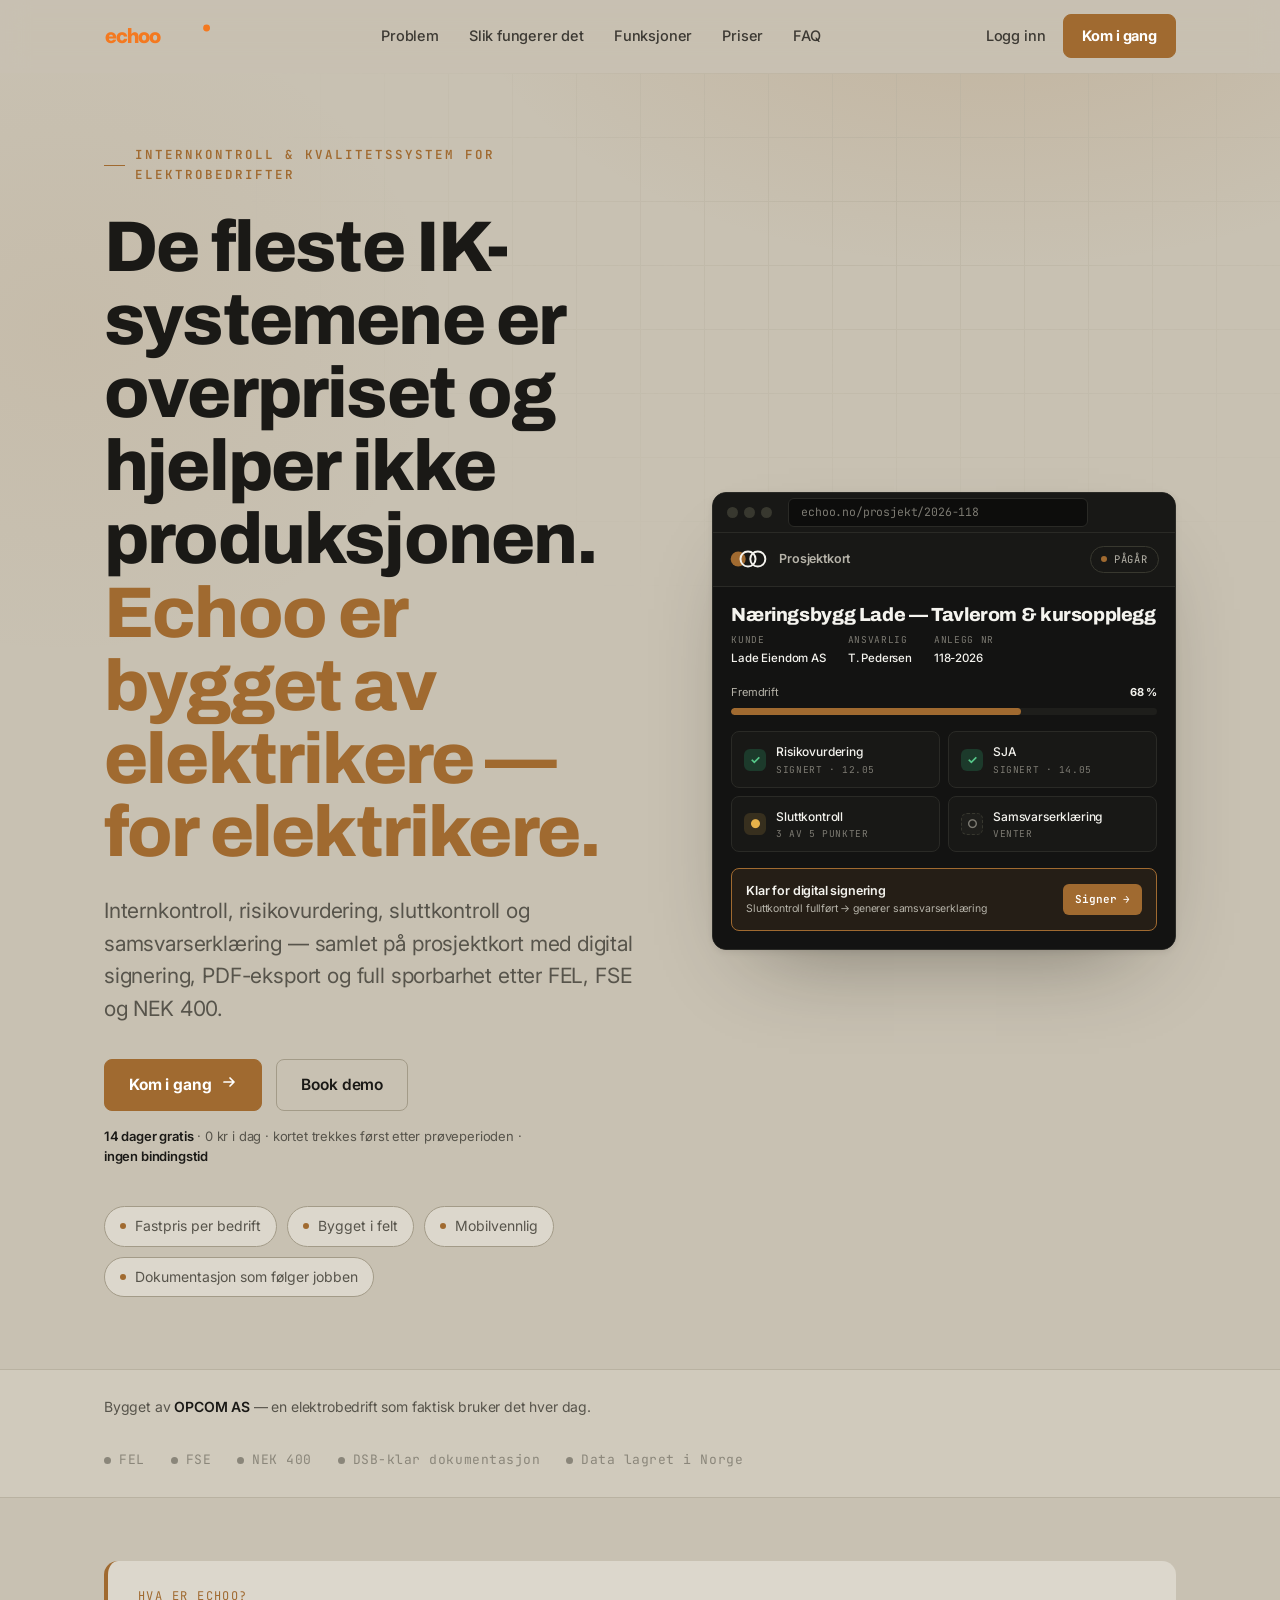
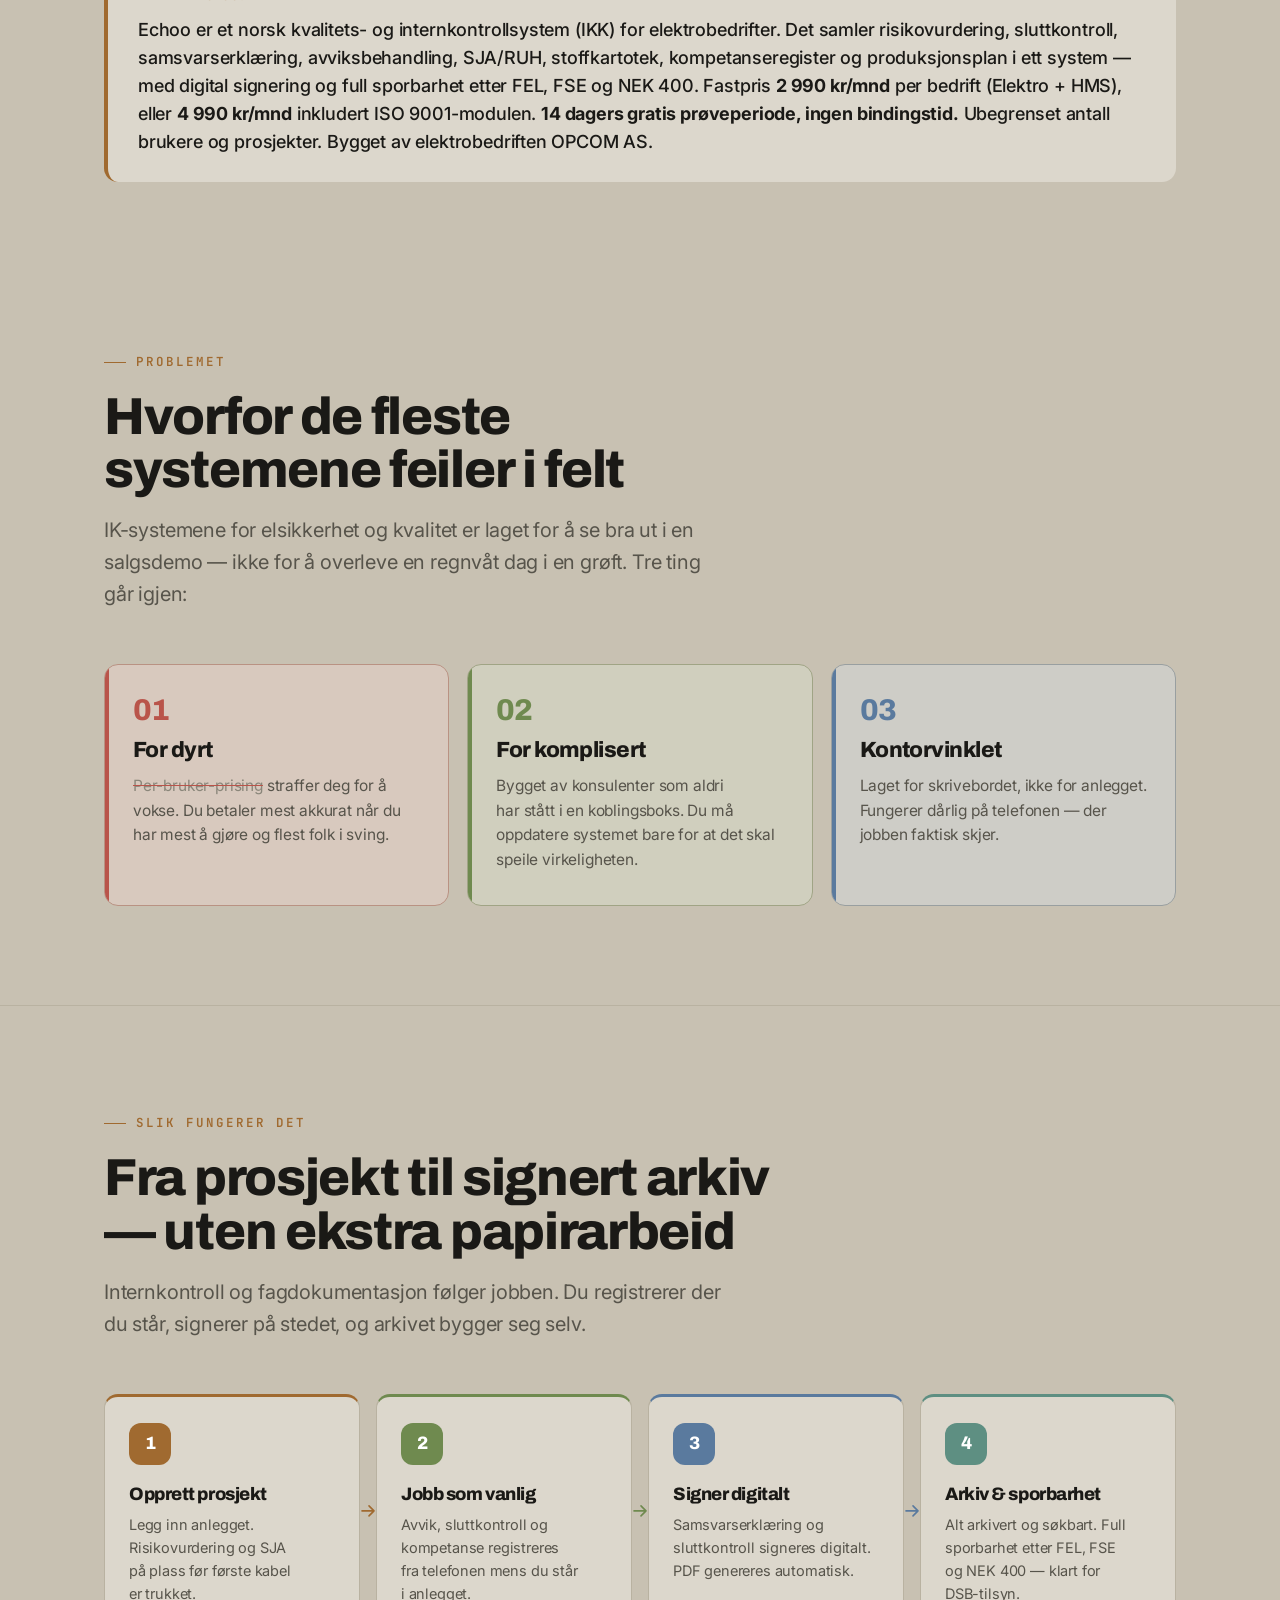
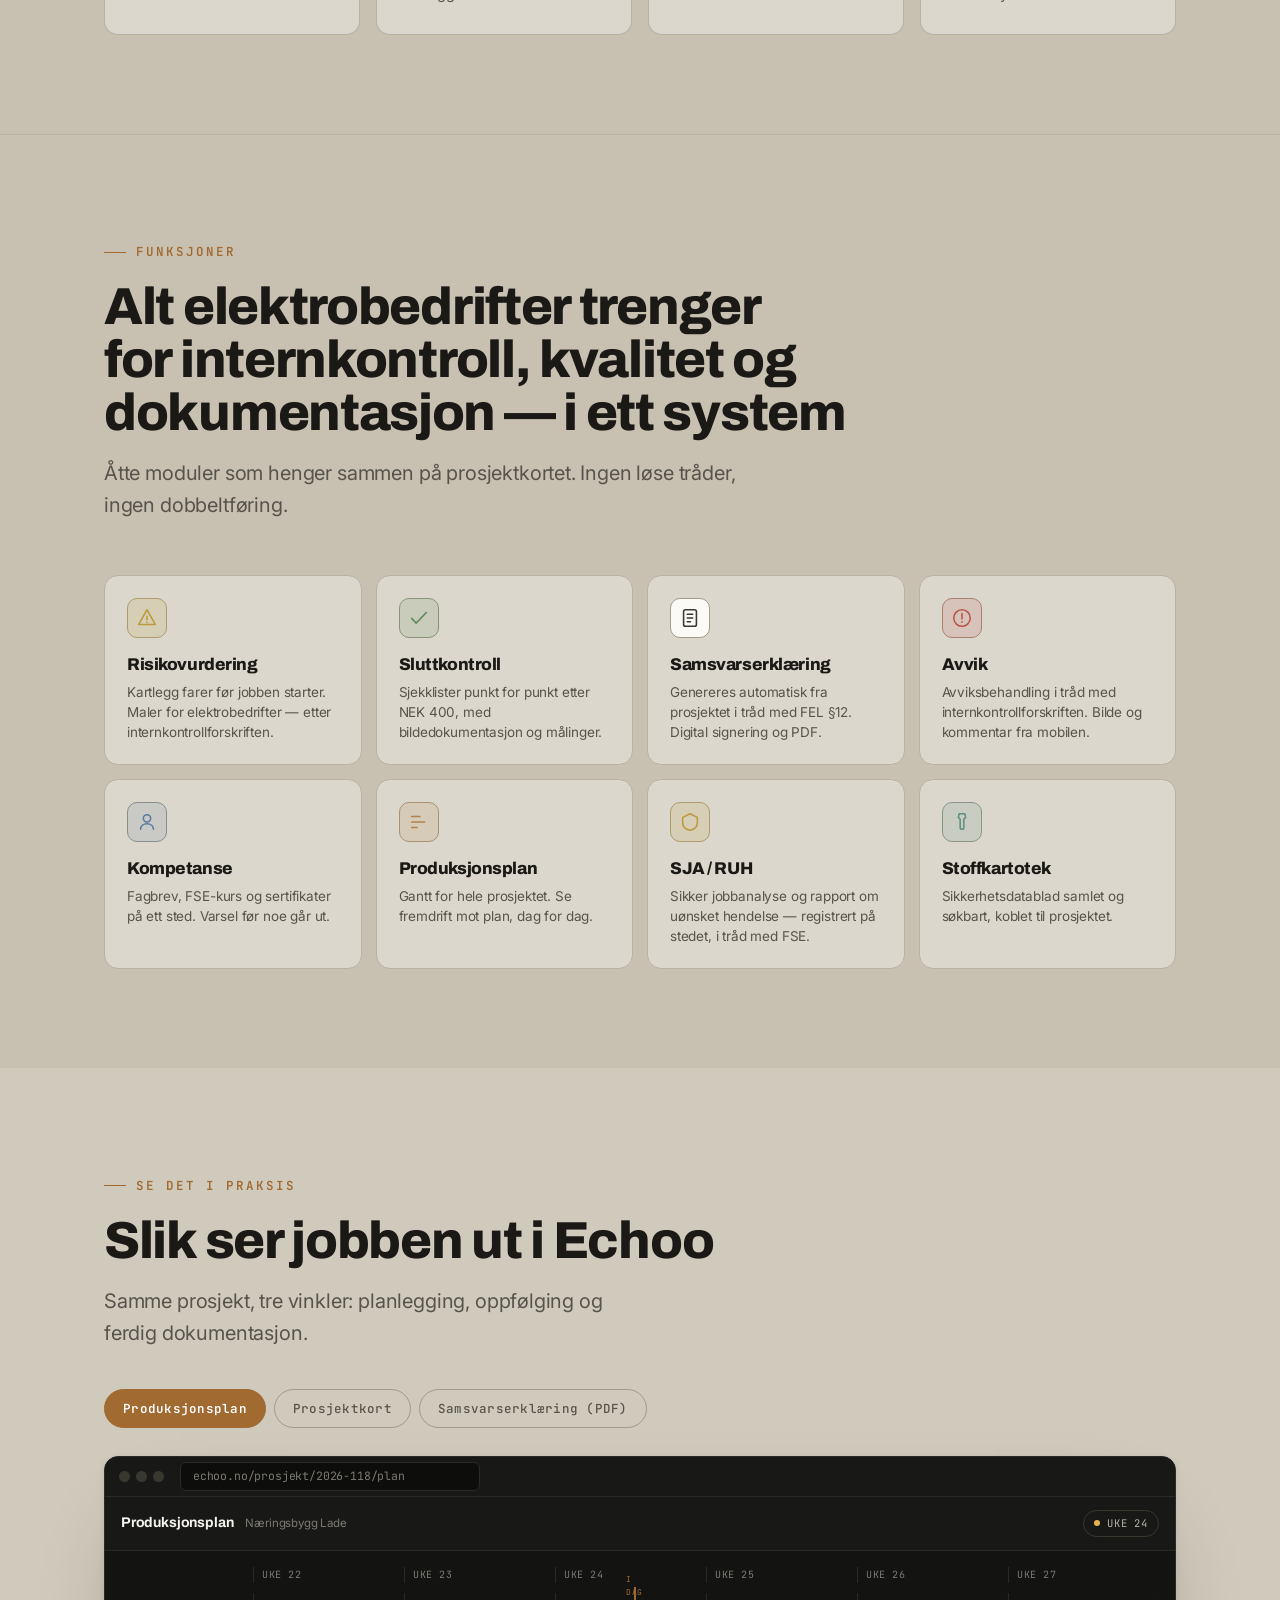
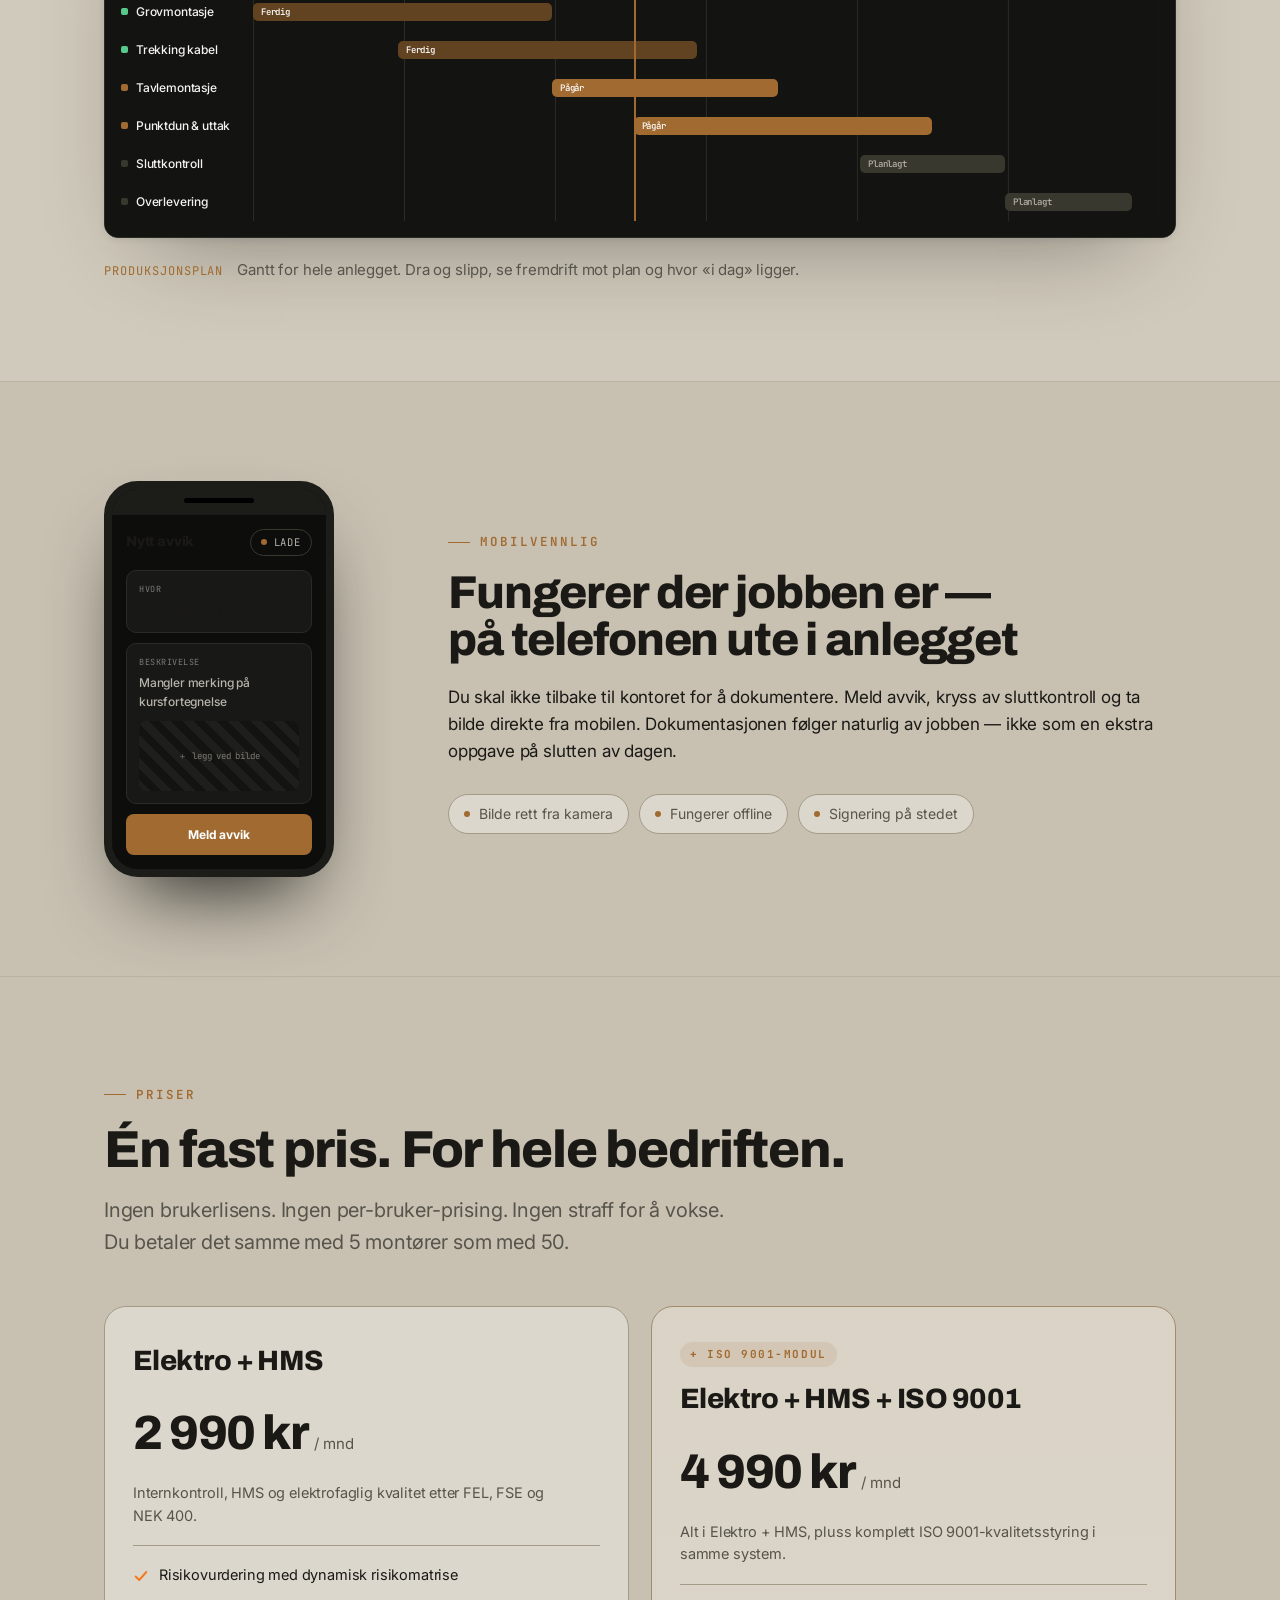
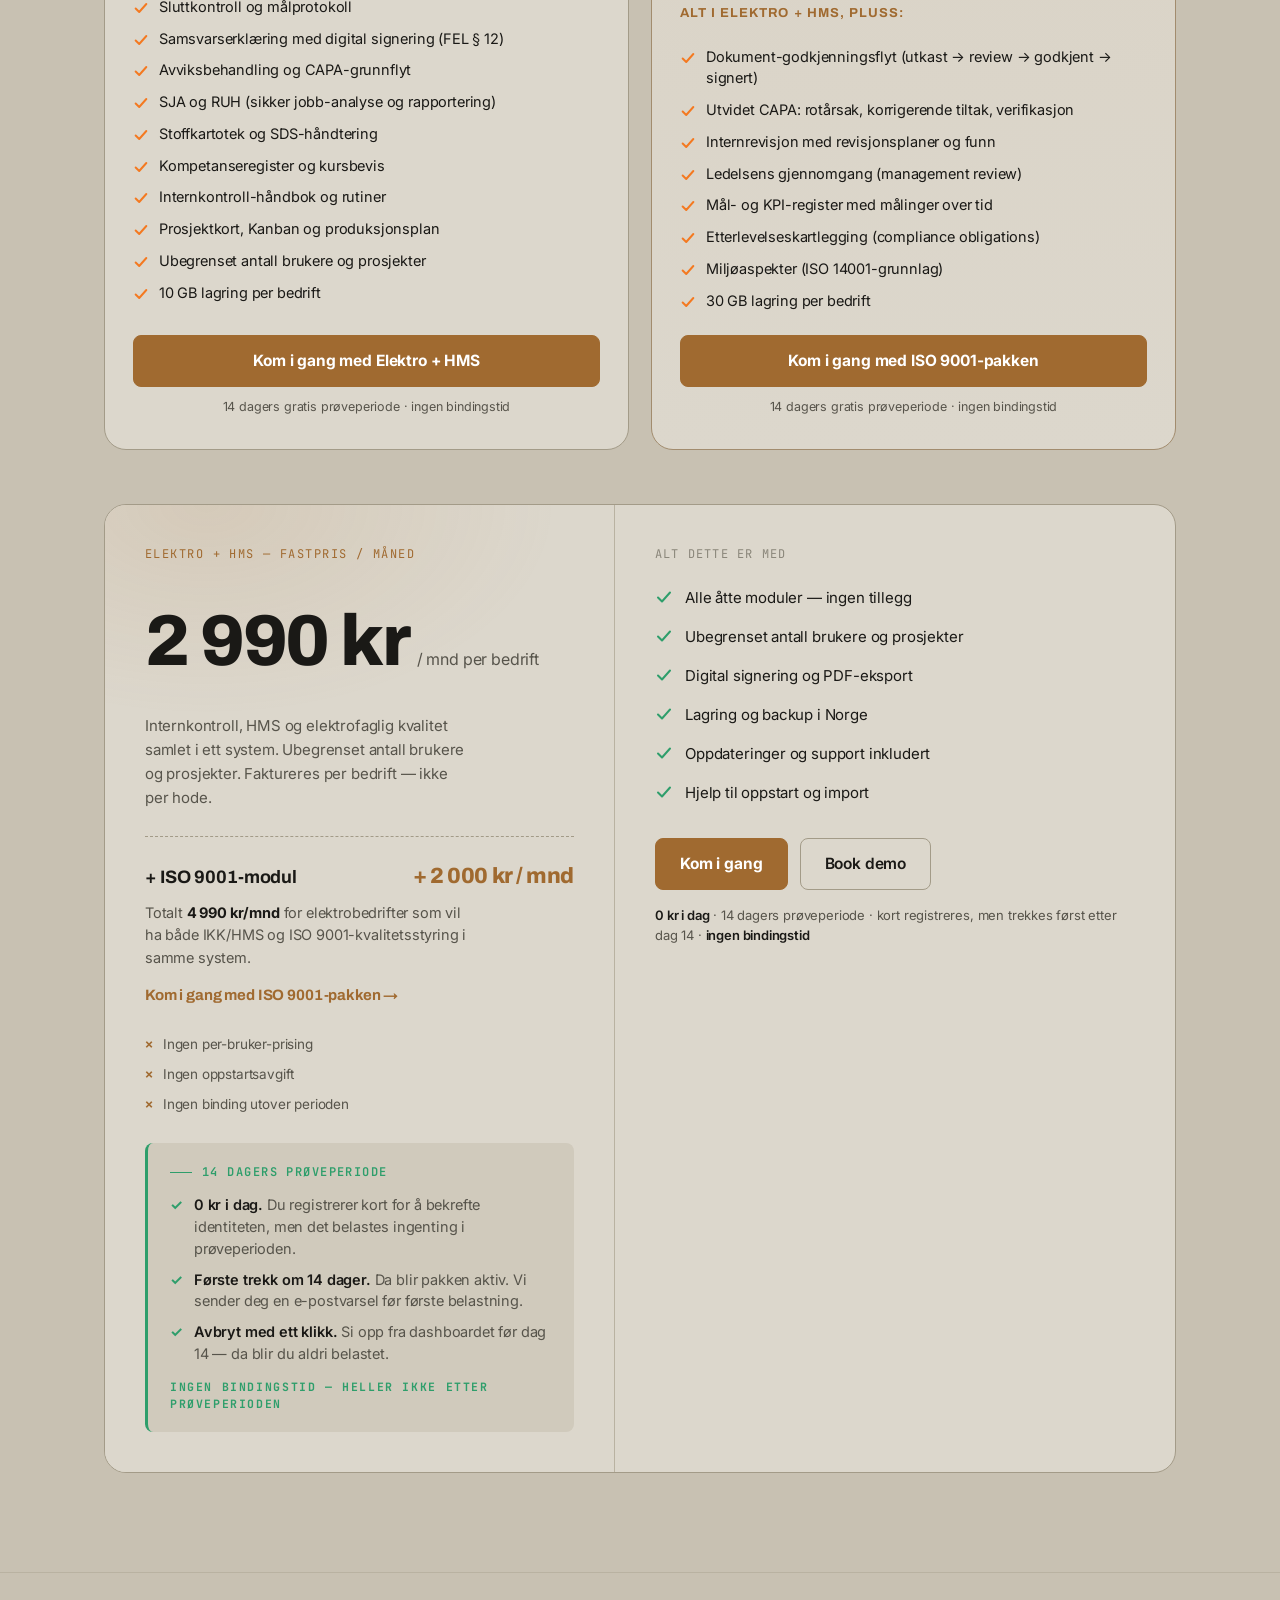
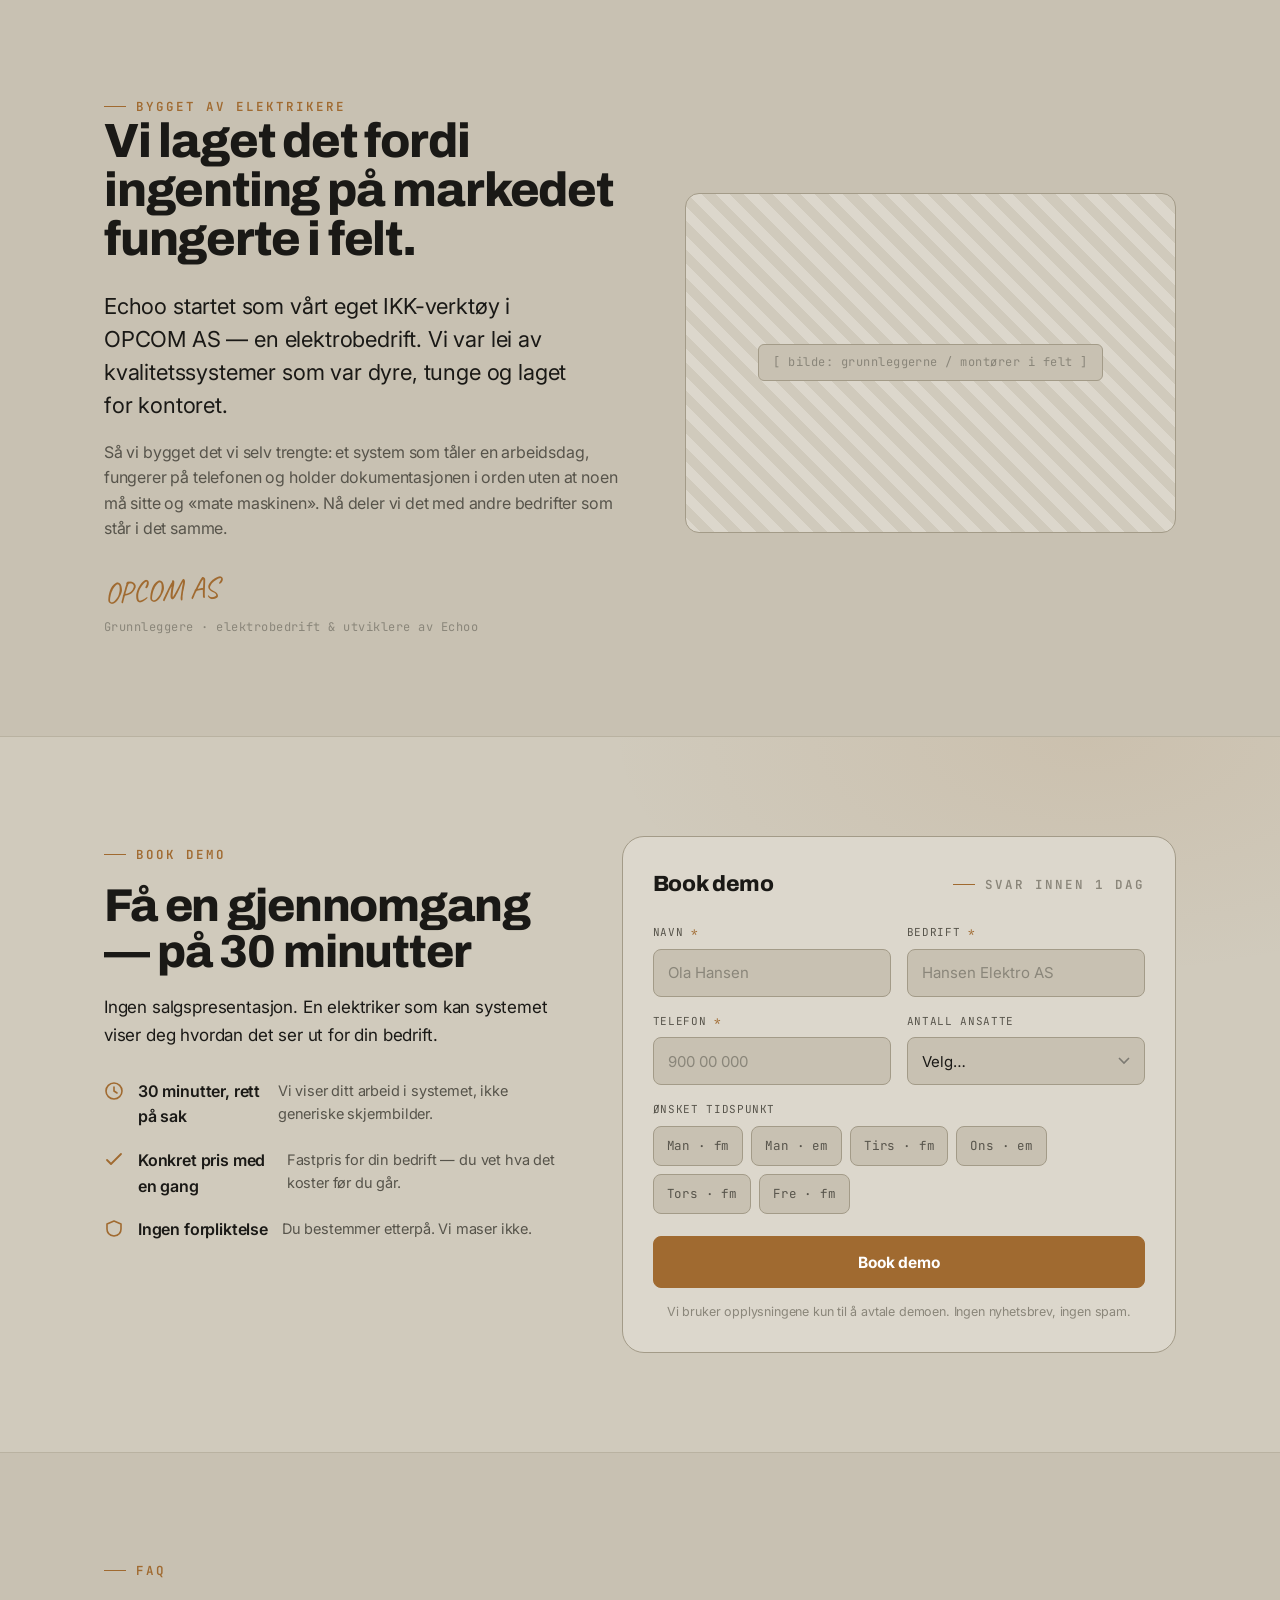
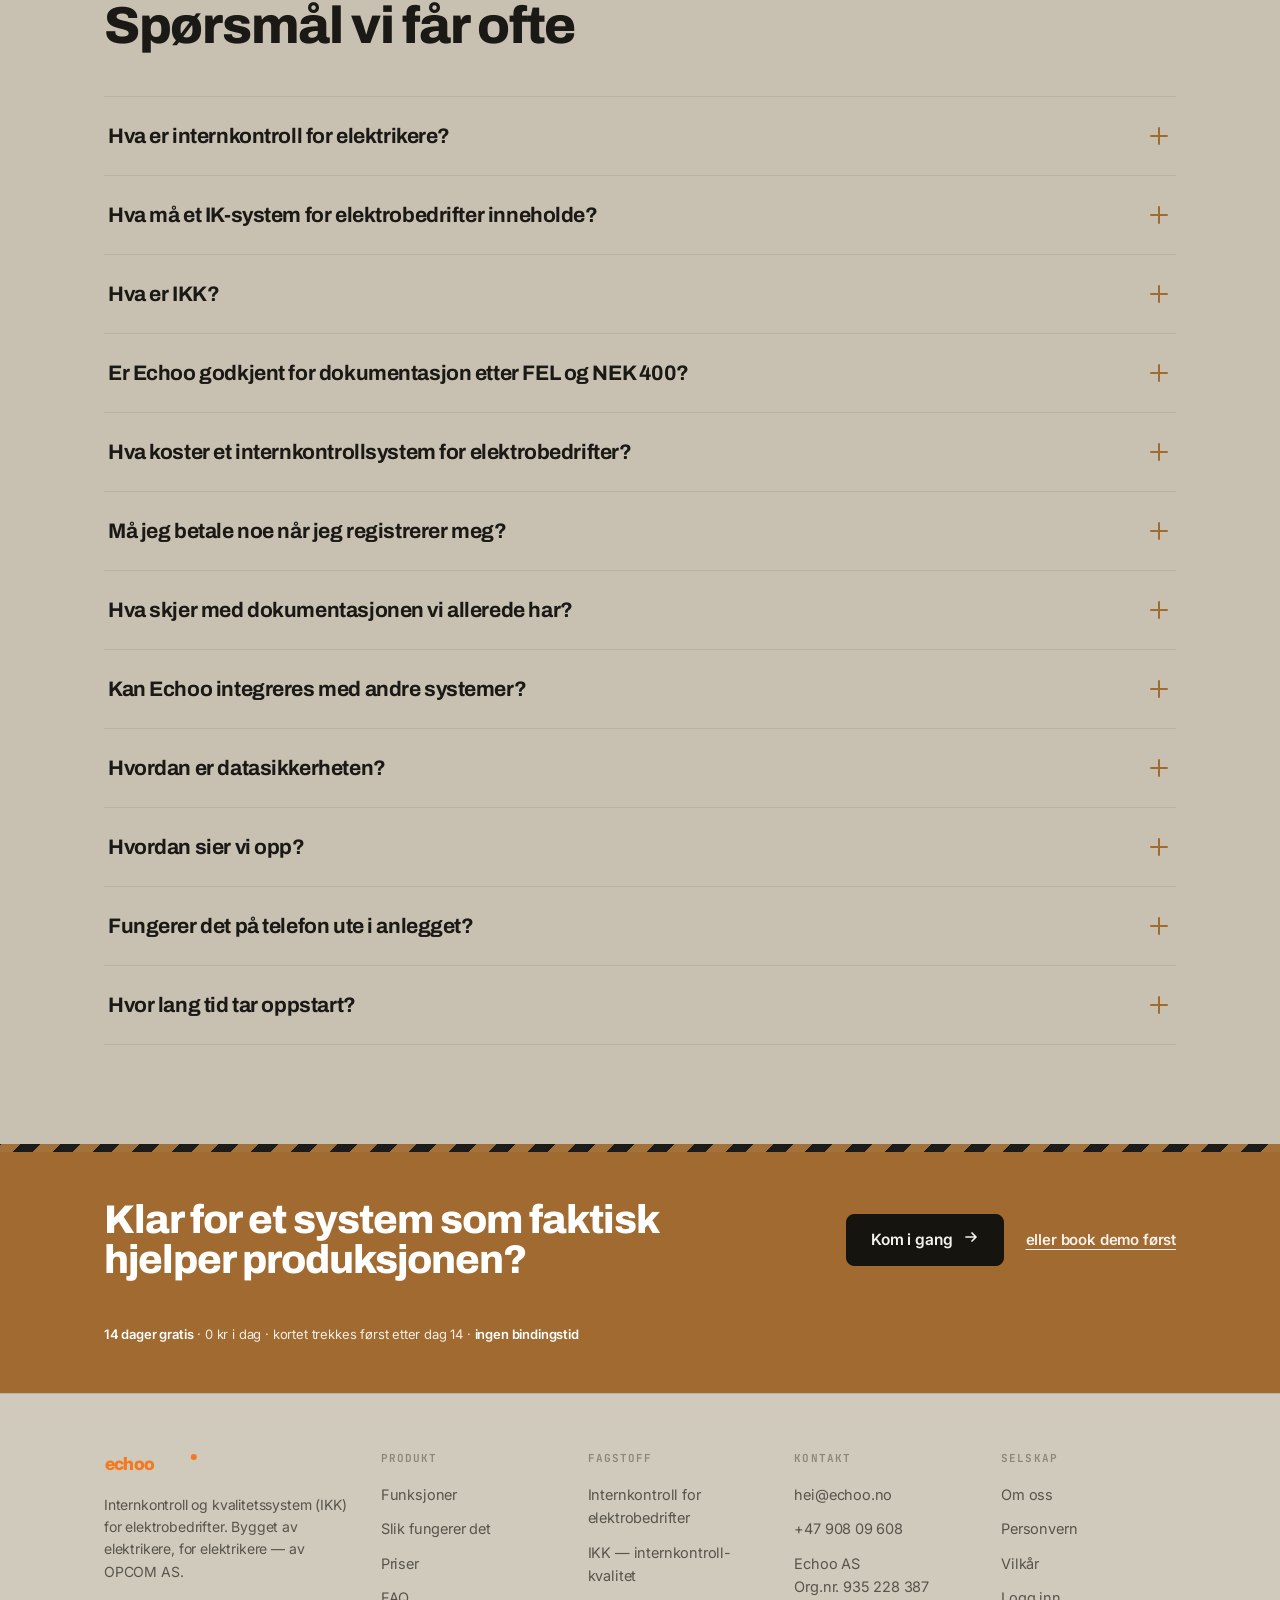
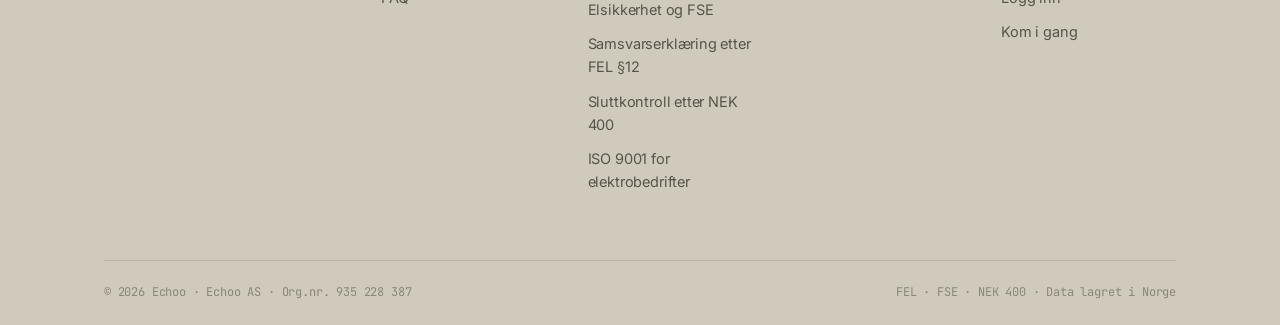
<file: index.html>
<!DOCTYPE html>
<html lang="nb">
<head>
<meta charset="UTF-8" />
<meta name="viewport" content="width=device-width, initial-scale=1.0" />
<title>Echoo — Internkontroll og kvalitetssystem for elektrikere (IKK / IK-system)</title>
<meta name="description" content="Echoo er et norsk kvalitets- og internkontrollsystem (IKK) for elektrobedrifter. Risikovurdering, sluttkontroll, samsvarserklæring og avviksbehandling etter FEL, FSE og NEK 400 — på prosjektkort med digital signering. Fastpris fra 2 990 kr/mnd." />
<link rel="canonical" href="https://echoo.no/" />
<meta name="theme-color" content="#c8c1b2" />
<link rel="icon" type="image/svg+xml" href="favicon.svg" />

<!-- Open Graph -->
<meta property="og:type" content="website" />
<meta property="og:site_name" content="Echoo" />
<meta property="og:locale" content="nb_NO" />
<meta property="og:url" content="https://echoo.no/" />
<meta property="og:title" content="Echoo — Internkontroll og kvalitetssystem for elektrikere (IKK / IK-system)" />
<meta property="og:description" content="Internkontroll og kvalitetssystem for elektrobedrifter. Risikovurdering, sluttkontroll, samsvarserklæring og avviksbehandling etter FEL, FSE og NEK 400. Fastpris fra 2 990 kr/mnd per bedrift." />
<meta property="og:image" content="https://echoo.no/og-image.png" />
<meta property="og:image:width" content="1200" />
<meta property="og:image:height" content="630" />
<meta property="og:image:alt" content="Echoo — internkontroll og kvalitetssystem bygget av elektrikere, for elektrikere" />

<!-- Twitter / X -->
<meta name="twitter:card" content="summary_large_image" />
<meta name="twitter:title" content="Echoo — Internkontroll og kvalitetssystem for elektrikere" />
<meta name="twitter:description" content="IKK/IK-system for elektrobedrifter. Etter FEL, FSE og NEK 400. Fastpris fra 2 990 kr/mnd." />
<meta name="twitter:image" content="https://echoo.no/og-image.png" />

<link rel="preconnect" href="https://fonts.googleapis.com" />
<link rel="preconnect" href="https://fonts.gstatic.com" crossorigin />
<link rel="preload" as="style" href="https://fonts.googleapis.com/css2?family=Archivo:wght@500;600;700;800;900&family=Inter:wght@400;500;600;700&family=JetBrains+Mono:wght@400;500;600&family=Caveat:wght@600;700&display=swap" onload="this.onload=null;this.rel='stylesheet'" />
<link href="https://fonts.googleapis.com/css2?family=Archivo:wght@500;600;700;800;900&family=Inter:wght@400;500;600;700&family=JetBrains+Mono:wght@400;500;600&family=Caveat:wght@600;700&display=swap" rel="stylesheet" media="print" onload="this.media='all'" />
<noscript><link rel="stylesheet" href="https://fonts.googleapis.com/css2?family=Archivo:wght@500;600;700;800;900&family=Inter:wght@400;500;600;700&family=JetBrains+Mono:wght@400;500;600&family=Caveat:wght@600;700&display=swap" /></noscript>
<link rel="stylesheet" href="styles.css" />

<!-- Structured data -->
<script type="application/ld+json">
{
  "@context": "https://schema.org",
  "@type": "Organization",
  "name": "Echoo",
  "legalName": "Echoo AS",
  "alternateName": "Energikonsult AS",
  "url": "https://echoo.no/",
  "logo": "https://echoo.no/og-image.png",
  "description": "Echoo er et norsk kvalitets- og internkontrollsystem (IKK) for elektrikere og elektrobedrifter. Risikovurdering, sluttkontroll, samsvarserklæring, produksjonsplan og avviksbehandling samlet på prosjektkort.",
  "foundingDate": "2025-03-18",
  "identifier": {
    "@type": "PropertyValue",
    "propertyID": "Brønnøysund-organisasjonsnummer",
    "value": "935228387"
  },
  "address": {
    "@type": "PostalAddress",
    "streetAddress": "Sørlandsveien 790",
    "postalCode": "8617",
    "addressLocality": "Dalsgrenda",
    "addressCountry": "NO"
  },
  "areaServed": "NO",
  "parentOrganization": {
    "@type": "Organization",
    "name": "OPCOM AS",
    "url": "https://opcom.no/"
  },
  "contactPoint": {
    "@type": "ContactPoint",
    "contactType": "sales",
    "email": "hei@echoo.no",
    "telephone": "+4790809608",
    "areaServed": "NO",
    "availableLanguage": ["Norwegian", "nb"]
  }
}
</script>
<script type="application/ld+json">
{
  "@context": "https://schema.org",
  "@type": "SoftwareApplication",
  "name": "Echoo",
  "applicationCategory": "BusinessApplication",
  "applicationSubCategory": "Internkontroll og kvalitetssystem for elektrobedrifter",
  "operatingSystem": "Web",
  "url": "https://echoo.no/",
  "inLanguage": "nb",
  "description": "Kvalitets- og internkontrollsystem (IKK) for elektrikere: risikovurdering, sluttkontroll, samsvarserklæring etter FEL og NEK 400, avviksbehandling, SJA/RUH, kompetanseregister, produksjonsplan og stoffkartotek — samlet på prosjektkort med digital signering.",
  "offers": [
    {
      "@type": "Offer",
      "name": "Elektro + HMS",
      "price": "2990",
      "priceCurrency": "NOK",
      "priceSpecification": {
        "@type": "UnitPriceSpecification",
        "price": "2990",
        "priceCurrency": "NOK",
        "unitText": "MONTH",
        "referenceQuantity": {
          "@type": "QuantitativeValue",
          "value": 1,
          "unitCode": "MON"
        }
      },
      "category": "Fastpris per bedrift"
    },
    {
      "@type": "Offer",
      "name": "Elektro + HMS + ISO 9001",
      "price": "4990",
      "priceCurrency": "NOK",
      "priceSpecification": {
        "@type": "UnitPriceSpecification",
        "price": "4990",
        "priceCurrency": "NOK",
        "unitText": "MONTH",
        "referenceQuantity": {
          "@type": "QuantitativeValue",
          "value": 1,
          "unitCode": "MON"
        }
      },
      "category": "Fastpris per bedrift (inkluderer ISO 9001-modul)"
    }
  ],
  "publisher": {
    "@type": "Organization",
    "name": "Echoo AS"
  }
}
</script>
<script type="application/ld+json">
{
  "@context": "https://schema.org",
  "@type": "FAQPage",
  "mainEntity": [
    {
      "@type": "Question",
      "name": "Hva er internkontroll for elektrikere?",
      "acceptedAnswer": {
        "@type": "Answer",
        "text": "Internkontroll for elektrobedrifter er det systematiske arbeidet med å sikre at virksomheten oppfyller HMS- og elektrofagforskriftene. Det dekker både den generelle HMS-internkontrollen etter internkontrollforskriften av 1996, og elektrofaglig dokumentasjon etter forskrift om elektriske lavspenningsanlegg (FEL) og forskrift om sikkerhet ved arbeid i og drift av elektriske anlegg (FSE). I praksis: risiko kartlegges, rutiner finnes og følges, avvik registreres og lukkes, og alt kan dokumenteres ved DSB-tilsyn."
      }
    },
    {
      "@type": "Question",
      "name": "Hva må et IK-system for elektrobedrifter inneholde?",
      "acceptedAnswer": {
        "@type": "Answer",
        "text": "Et IK-system for en elektrobedrift må dekke både HMS-delen (internkontrollforskriften) og det elektrofaglige (FEL, FSE, NEK 400). Typisk innhold: organisasjonskart og ansvarsplassering, risikovurdering, rutiner for SJA og avviksbehandling, instrukser for sikker drift av elektriske anlegg, stoffkartotek/SDS, kompetanseregister med fagbrev og FSE-kurs, samt rutiner for sluttkontroll og samsvarserklæring."
      }
    },
    {
      "@type": "Question",
      "name": "Hva er IKK?",
      "acceptedAnswer": {
        "@type": "Answer",
        "text": "IKK står for «internkontroll-kvalitet» og brukes i elektrobransjen om systemer som dekker både HMS-internkontroll, elsikkerhet og elektrofaglig kvalitetsstyring (FEL, FSE, NEK 400). Et IKK-verktøy som Echoo samler risikovurdering, sluttkontroll, samsvarserklæringer, avvik, SJA/RUH, stoffkartotek og kompetansebevis i én løsning. Begrepet brukes ofte synonymt med «IK-system» eller «kvalitetssystem for elektrobedrifter»."
      }
    },
    {
      "@type": "Question",
      "name": "Er Echoo godkjent for dokumentasjon etter FEL og NEK 400?",
      "acceptedAnswer": {
        "@type": "Answer",
        "text": "Programvare blir ikke «godkjent» av norske myndigheter — det er den enkelte elektrobedriften som er ansvarlig for at egen dokumentasjon oppfyller kravene i FEL, FSE og NEK 400. Echoo er bygget for å dekke dokumentasjonskravene i disse forskriftene: maler for sluttkontroll, samsvarserklæring, risikovurdering og avvik er utformet etter gjeldende standarder. Det er fortsatt fagansvarlig elektriker i virksomheten som signerer og står ansvarlig for innholdet."
      }
    },
    {
      "@type": "Question",
      "name": "Hva koster et internkontrollsystem for elektrobedrifter?",
      "acceptedAnswer": {
        "@type": "Answer",
        "text": "Pris på IK-system for elektrobedrifter varierer mye. De fleste leverandører prises per bruker (typisk 200–600 kr per montør per måned), så totalkostnaden vokser med antall ansatte. Echoo har bevisst valgt fastpris: 2 990 kr/mnd per bedrift for Elektro + HMS, og +2 000 kr/mnd hvis dere i tillegg vil ha ISO 9001-modulen (4 990 kr/mnd totalt). Antall brukere og prosjekter er ubegrenset."
      }
    },
    {
      "@type": "Question",
      "name": "Hva skjer med dokumentasjonen vi allerede har?",
      "acceptedAnswer": {
        "@type": "Answer",
        "text": "Du kan laste opp og koble eksisterende PDF-er og dokumenter til prosjektkortene. Vi hjelper deg i gang ved oppstart, så du slipper å starte på bar bakke. Gammelt arbeid trenger ikke gjøres på nytt."
      }
    },
    {
      "@type": "Question",
      "name": "Kan Echoo integreres med andre systemer?",
      "acceptedAnswer": {
        "@type": "Answer",
        "text": "Echoo støtter PDF-eksport og er enkelt å dele med kunde, tilsyn og regnskap. Vi jobber løpende med integrasjoner — si fra hva dere bruker i dag, så ser vi på det sammen."
      }
    },
    {
      "@type": "Question",
      "name": "Hvordan er datasikkerheten?",
      "acceptedAnswer": {
        "@type": "Answer",
        "text": "Data lagres kryptert i Norge/EU med jevnlig backup. Dere eier deres egne data, og kan ta dem med dere når som helst. Vi selger ikke data videre — punktum."
      }
    },
    {
      "@type": "Question",
      "name": "Må jeg betale noe når jeg registrerer meg?",
      "acceptedAnswer": {
        "@type": "Answer",
        "text": "Nei — du betaler 0 kr i dag. Du registrerer kort for å bekrefte identiteten, men kortet trekkes ikke i prøveperioden. Du har 14 dagers gratis prøveperiode, og du varsles på e-post før første belastning. Sier du opp før dag 14, blir du aldri belastet. Ingen bindingstid — heller ikke etter prøveperioden."
      }
    },
    {
      "@type": "Question",
      "name": "Hvordan sier vi opp?",
      "acceptedAnswer": {
        "@type": "Answer",
        "text": "Med ett klikk fra dashboardet. I prøveperioden (dag 0–14) sier du opp uten å bli belastet. Etter prøveperioden er det fortsatt ingen bindingstid — du sier opp når du vil og får med deg dataene dine ut. Ingen skjulte gebyrer, ingen oppsigelsestid på tolv måneder."
      }
    },
    {
      "@type": "Question",
      "name": "Fungerer det på telefon ute i anlegget?",
      "acceptedAnswer": {
        "@type": "Answer",
        "text": "Ja. Echoo er bygget mobil-først. Du melder avvik, krysser av sluttkontroll, tar bilder og signerer direkte fra telefonen — også når nettet er dårlig."
      }
    },
    {
      "@type": "Question",
      "name": "Hvor lang tid tar oppstart?",
      "acceptedAnswer": {
        "@type": "Answer",
        "text": "De fleste er i gang på et par dager. Vi setter opp maler tilpasset elektroarbeid og hjelper dere med det første prosjektet, så terskelen for å komme i gang er lav."
      }
    }
  ]
}
</script>
</head>
<body>

<!-- ================= NAV ================= -->
<header class="nav" id="nav">
  <div class="wrap nav-inner">
    <a class="logo" href="#top" aria-label="Echoo">
      <svg class="logo-mark" width="116" height="32" viewBox="0 0 200 56" aria-hidden="true"><text x="0" y="40" font-family="Inter, system-ui, sans-serif" font-weight="800" font-size="36" fill="#F47920" letter-spacing="-1.5">echoo</text><circle cx="178" cy="14" r="6" fill="#F47920"/></svg>
    </a>
    <nav class="nav-links">
      <a href="#problem">Problem</a>
      <a href="#hvordan">Slik fungerer det</a>
      <a href="#funksjoner">Funksjoner</a>
      <a href="#priser">Priser</a>
      <a href="#faq">FAQ</a>
    </nav>
    <div class="nav-cta">
      <a href="https://app.echoo.no/login" data-app-path="/login" class="nav-login">Logg inn</a>
      <a href="https://app.echoo.no/signup?plan=base" data-app-path="/signup?plan=base" class="btn btn-primary btn-sm">Kom i gang</a>
      <button class="nav-burger" id="navBurger" aria-label="Meny" aria-expanded="false" aria-controls="navMobile"><span></span></button>
    </div>
  </div>
  <div class="nav-mobile" id="navMobile">
    <a class="m-link" href="#problem">Problem</a>
    <a class="m-link" href="#hvordan">Slik fungerer det</a>
    <a class="m-link" href="#funksjoner">Funksjoner</a>
    <a class="m-link" href="#priser">Priser</a>
    <a class="m-link" href="#faq">FAQ</a>
    <div class="m-cta">
      <a href="https://app.echoo.no/login" data-app-path="/login" class="btn btn-ghost">Logg inn</a>
      <a href="https://app.echoo.no/signup?plan=base" data-app-path="/signup?plan=base" class="btn btn-primary">Kom i gang</a>
      <a href="#demo" class="btn btn-ghost" style="background:transparent">Book demo</a>
    </div>
  </div>
</header>

<div id="top"></div>

<!-- ================= HERO ================= -->
<section class="hero">
  <div class="hero-grid"></div>
  <div class="wrap hero-inner">
    <div class="hero-copy">
      <span class="eyebrow">Internkontroll &amp; kvalitetssystem for elektrobedrifter</span>
      <h1>De fleste IK-systemene er overpriset og hjelper ikke produksjonen.<br><span class="hl">Echoo er bygget av elektrikere — for elektrikere.</span></h1>
      <p class="sub">Internkontroll, risikovurdering, sluttkontroll og samsvarserklæring — samlet på prosjektkort med digital signering, PDF-eksport og full sporbarhet etter FEL, FSE og NEK 400.</p>
      <div class="hero-cta">
        <a href="https://app.echoo.no/signup?plan=base" data-app-path="/signup?plan=base" class="btn btn-primary">Kom i gang<span class="btn-arrow"><svg width="16" height="16" viewBox="0 0 16 16" fill="none"><path d="M3 8h9M9 4l4 4-4 4" stroke="currentColor" stroke-width="1.7" stroke-linecap="round" stroke-linejoin="round"/></svg></span></a>
        <a href="#demo" class="btn btn-ghost">Book demo</a>
      </div>
      <p class="cta-reassure"><b>14 dager gratis</b> · 0 kr i dag · kortet trekkes først etter prøveperioden · <b>ingen bindingstid</b></p>
      <div class="hero-chips">
        <span class="chip"><span class="dot"></span>Fastpris per bedrift</span>
        <span class="chip"><span class="dot"></span>Bygget i felt</span>
        <span class="chip"><span class="dot"></span>Mobilvennlig</span>
        <span class="chip"><span class="dot"></span>Dokumentasjon som følger jobben</span>
      </div>
    </div>

    <div class="hero-visual">
      <!-- Prosjektkort mockup -->
      <div class="frame">
        <div class="frame-bar">
          <div class="dots"><i></i><i></i><i></i></div>
          <div class="addr">echoo.no/prosjekt/2026-118</div>
        </div>
        <div class="frame-body app">
          <div class="app-topbar">
            <div class="left">
              <svg width="38" height="18" viewBox="0 0 46 22" aria-hidden="true"><circle cx="11" cy="11" r="9.2" fill="var(--orange)"/><circle cx="23" cy="11" r="9.2" fill="none" stroke="#f4f3ee" stroke-width="2.4"/><circle cx="35" cy="11" r="9.2" fill="none" stroke="#f4f3ee" stroke-width="2.4"/></svg>
              <span style="font-weight:600;font-size:12.5px;color:var(--ink-2)">Prosjektkort</span>
            </div>
            <span class="app-status"><span class="dot" style="background:var(--orange)"></span>Pågår</span>
          </div>
          <div class="pk">
            <div class="pk-head">
              <h4>Næringsbygg Lade — Tavlerom &amp; kursopplegg</h4>
              <div class="pk-meta">
                <div><div class="k">Kunde</div><div class="v">Lade Eiendom AS</div></div>
                <div><div class="k">Ansvarlig</div><div class="v">T. Pedersen</div></div>
                <div><div class="k">Anlegg nr</div><div class="v">118-2026</div></div>
              </div>
            </div>
            <div class="pk-prog">
              <div class="lbl"><span>Fremdrift</span><b>68 %</b></div>
              <div class="bar"><i style="width:68%"></i></div>
            </div>
            <div class="pk-mods">
              <div class="pk-mod"><span class="ic done">✓</span><div><div class="nm">Risikovurdering</div><div class="st">Signert · 12.05</div></div></div>
              <div class="pk-mod"><span class="ic done">✓</span><div><div class="nm">SJA</div><div class="st">Signert · 14.05</div></div></div>
              <div class="pk-mod"><span class="ic prog">●</span><div><div class="nm">Sluttkontroll</div><div class="st">3 av 5 punkter</div></div></div>
              <div class="pk-mod"><span class="ic todo">○</span><div><div class="nm">Samsvarserklæring</div><div class="st">Venter</div></div></div>
            </div>
            <div class="pk-sign">
              <div><div class="t">Klar for digital signering</div><div class="d">Sluttkontroll fullført → generer samsvarserklæring</div></div>
              <div class="go">Signer →</div>
            </div>
          </div>
        </div>
      </div>
    </div>
  </div>
</section>

<!-- ================= TRUST STRIP ================= -->
<div class="trust">
  <div class="wrap trust-inner">
    <div class="made">Bygget av <b>OPCOM AS</b> — en elektrobedrift som faktisk bruker det hver dag.</div>
    <div class="std">
      <span>FEL</span>
      <span>FSE</span>
      <span>NEK 400</span>
      <span>DSB-klar dokumentasjon</span>
      <span>Data lagret i Norge</span>
    </div>
  </div>
</div>

<!-- ================= DEFINITION (GEO/AI) ================= -->
<section style="padding-block:clamp(48px,7vh,84px)">
  <div class="wrap">
    <div class="def-box" style="margin-top:0;max-width:none">
      <div class="def-label">Hva er Echoo?</div>
      <p>Echoo er et norsk kvalitets- og internkontrollsystem (IKK) for elektrobedrifter. Det samler risikovurdering, sluttkontroll, samsvarserklæring, avviksbehandling, SJA/RUH, stoffkartotek, kompetanseregister og produksjonsplan i ett system — med digital signering og full sporbarhet etter FEL, FSE og NEK 400. Fastpris <strong>2 990 kr/mnd</strong> per bedrift (Elektro + HMS), eller <strong>4 990 kr/mnd</strong> inkludert ISO 9001-modulen. <strong>14 dagers gratis prøveperiode, ingen bindingstid.</strong> Ubegrenset antall brukere og prosjekter. Bygget av elektrobedriften OPCOM AS.</p>
    </div>
  </div>
</section>

<!-- ================= PROBLEM ================= -->
<section class="pad-y" id="problem">
  <div class="wrap">
    <div class="section-head reveal">
      <span class="eyebrow">Problemet</span>
      <h2>Hvorfor de fleste systemene feiler i felt</h2>
      <p class="lede">IK-systemene for elsikkerhet og kvalitet er laget for å se bra ut i en salgsdemo — ikke for å overleve en regnvåt dag i en grøft. Tre ting går igjen:</p>
    </div>
    <div class="cards-3">
      <div class="pcard tint tint-rust reveal">
        <div class="num">01</div>
        <h3>For dyrt</h3>
        <p><span class="strike">Per-bruker-prising</span> straffer deg for å vokse. Du betaler mest akkurat når du har mest å gjøre og flest folk i sving.</p>
      </div>
      <div class="pcard tint tint-olive reveal">
        <div class="num">02</div>
        <h3>For komplisert</h3>
        <p>Bygget av konsulenter som aldri har stått i en koblingsboks. Du må oppdatere systemet bare for at det skal speile virkeligheten.</p>
      </div>
      <div class="pcard tint tint-slate reveal">
        <div class="num">03</div>
        <h3>Kontorvinklet</h3>
        <p>Laget for skrivebordet, ikke for anlegget. Fungerer dårlig på telefonen — der jobben faktisk skjer.</p>
      </div>
    </div>
  </div>
</section>

<!-- ================= HVORDAN ================= -->
<section class="pad-y divider" id="hvordan">
  <div class="wrap">
    <div class="section-head reveal">
      <span class="eyebrow">Slik fungerer det</span>
      <h2>Fra prosjekt til signert arkiv — uten ekstra papirarbeid</h2>
      <p class="lede">Internkontroll og fagdokumentasjon følger jobben. Du registrerer der du står, signerer på stedet, og arkivet bygger seg selv.</p>
    </div>
    <div class="steps">
      <div class="step s-1 reveal">
        <div class="n">1</div>
        <h3>Opprett prosjekt</h3>
        <p>Legg inn anlegget. Risikovurdering og SJA på plass før første kabel er trukket.</p>
        <div class="arr"><svg width="20" height="20" viewBox="0 0 20 20" fill="none"><path d="M4 10h11M11 5l5 5-5 5" stroke="currentColor" stroke-width="1.6" stroke-linecap="round" stroke-linejoin="round"/></svg></div>
      </div>
      <div class="step s-2 reveal">
        <div class="n">2</div>
        <h3>Jobb som vanlig</h3>
        <p>Avvik, sluttkontroll og kompetanse registreres fra telefonen mens du står i anlegget.</p>
        <div class="arr"><svg width="20" height="20" viewBox="0 0 20 20" fill="none"><path d="M4 10h11M11 5l5 5-5 5" stroke="currentColor" stroke-width="1.6" stroke-linecap="round" stroke-linejoin="round"/></svg></div>
      </div>
      <div class="step s-3 reveal">
        <div class="n">3</div>
        <h3>Signer digitalt</h3>
        <p>Samsvarserklæring og sluttkontroll signeres digitalt. PDF genereres automatisk.</p>
        <div class="arr"><svg width="20" height="20" viewBox="0 0 20 20" fill="none"><path d="M4 10h11M11 5l5 5-5 5" stroke="currentColor" stroke-width="1.6" stroke-linecap="round" stroke-linejoin="round"/></svg></div>
      </div>
      <div class="step s-4 reveal">
        <div class="n">4</div>
        <h3>Arkiv &amp; sporbarhet</h3>
        <p>Alt arkivert og søkbart. Full sporbarhet etter FEL, FSE og NEK 400 — klart for DSB-tilsyn.</p>
      </div>
    </div>
  </div>
</section>

<!-- ================= FUNKSJONER ================= -->
<section class="pad-y divider" id="funksjoner">
  <div class="wrap">
    <div class="section-head reveal">
      <span class="eyebrow">Funksjoner</span>
      <h2>Alt elektrobedrifter trenger for internkontroll, kvalitet og dokumentasjon — i ett system</h2>
      <p class="lede">Åtte moduler som henger sammen på prosjektkortet. Ingen løse tråder, ingen dobbeltføring.</p>
    </div>
    <div class="feat-grid">
      <div class="feat reveal">
        <div class="ic tinted ic-yellow"><svg width="22" height="22" viewBox="0 0 24 24" fill="none"><path d="M12 3l9 16H3L12 3z" stroke="currentColor" stroke-width="1.7" stroke-linejoin="round"/><path d="M12 10v4M12 16.5v.5" stroke="currentColor" stroke-width="1.7" stroke-linecap="round"/></svg></div>
        <h3>Risikovurdering</h3>
        <p>Kartlegg farer før jobben starter. Maler for elektrobedrifter — etter internkontrollforskriften.</p>
      </div>
      <div class="feat reveal">
        <div class="ic tinted ic-green"><svg width="22" height="22" viewBox="0 0 24 24" fill="none"><path d="M4 12.5l5 5L20 6" stroke="currentColor" stroke-width="1.8" stroke-linecap="round" stroke-linejoin="round"/></svg></div>
        <h3>Sluttkontroll</h3>
        <p>Sjekklister punkt for punkt etter NEK 400, med bildedokumentasjon og målinger.</p>
      </div>
      <div class="feat reveal">
        <div class="ic neutral"><svg width="22" height="22" viewBox="0 0 24 24" fill="none"><rect x="5" y="3" width="14" height="18" rx="2" stroke="currentColor" stroke-width="1.7"/><path d="M9 8h6M9 12h6M9 16h3.5" stroke="currentColor" stroke-width="1.7" stroke-linecap="round"/></svg></div>
        <h3>Samsvarserklæring</h3>
        <p>Genereres automatisk fra prosjektet i tråd med FEL §12. Digital signering og PDF.</p>
      </div>
      <div class="feat reveal">
        <div class="ic tinted ic-red"><svg width="22" height="22" viewBox="0 0 24 24" fill="none"><circle cx="12" cy="12" r="9" stroke="currentColor" stroke-width="1.7"/><path d="M12 7v6M12 16v.5" stroke="currentColor" stroke-width="1.7" stroke-linecap="round"/></svg></div>
        <h3>Avvik</h3>
        <p>Avviksbehandling i tråd med internkontrollforskriften. Bilde og kommentar fra mobilen.</p>
      </div>
      <div class="feat reveal">
        <div class="ic tinted ic-blue"><svg width="22" height="22" viewBox="0 0 24 24" fill="none"><circle cx="12" cy="8" r="4" stroke="currentColor" stroke-width="1.7"/><path d="M5 20c0-3.5 3-6 7-6s7 2.5 7 6" stroke="currentColor" stroke-width="1.7" stroke-linecap="round"/></svg></div>
        <h3>Kompetanse</h3>
        <p>Fagbrev, FSE-kurs og sertifikater på ett sted. Varsel før noe går ut.</p>
      </div>
      <div class="feat reveal">
        <div class="ic tinted ic-amber"><svg width="22" height="22" viewBox="0 0 24 24" fill="none"><path d="M4 6h9M4 12h14M4 18h6" stroke="currentColor" stroke-width="1.8" stroke-linecap="round"/></svg></div>
        <h3>Produksjonsplan</h3>
        <p>Gantt for hele prosjektet. Se fremdrift mot plan, dag for dag.</p>
      </div>
      <div class="feat reveal">
        <div class="ic tinted ic-yellow"><svg width="22" height="22" viewBox="0 0 24 24" fill="none"><path d="M12 3l8 4v6c0 4-3.5 7-8 8-4.5-1-8-4-8-8V7l8-4z" stroke="currentColor" stroke-width="1.7" stroke-linejoin="round"/></svg></div>
        <h3>SJA / RUH</h3>
        <p>Sikker jobbanalyse og rapport om uønsket hendelse — registrert på stedet, i tråd med FSE.</p>
      </div>
      <div class="feat reveal">
        <div class="ic tinted ic-teal"><svg width="22" height="22" viewBox="0 0 24 24" fill="none"><path d="M9 3h6l1 4-2 2v9a2 2 0 01-4 0V9L8 7l1-4z" stroke="currentColor" stroke-width="1.7" stroke-linejoin="round"/></svg></div>
        <h3>Stoffkartotek</h3>
        <p>Sikkerhetsdatablad samlet og søkbart, koblet til prosjektet.</p>
      </div>
    </div>
  </div>
</section>

<!-- ================= SHOWCASE (tabs) ================= -->
<section class="pad-y showcase" id="showcase">
  <div class="wrap">
    <div class="section-head reveal">
      <span class="eyebrow">Se det i praksis</span>
      <h2>Slik ser jobben ut i Echoo</h2>
      <p class="lede">Samme prosjekt, tre vinkler: planlegging, oppfølging og ferdig dokumentasjon.</p>
    </div>

    <div class="sc-tabs reveal" role="tablist" aria-label="Skjermbilder fra Echoo">
      <button class="sc-tab active" data-tab="gantt" role="tab" aria-selected="true" aria-controls="sc-panel-gantt">Produksjonsplan</button>
      <button class="sc-tab" data-tab="kort" role="tab" aria-selected="false" aria-controls="sc-panel-kort">Prosjektkort</button>
      <button class="sc-tab" data-tab="pdf" role="tab" aria-selected="false" aria-controls="sc-panel-pdf">Samsvarserklæring (PDF)</button>
    </div>

    <div class="sc-stage reveal">
      <!-- GANTT -->
      <div class="sc-panel active" data-panel="gantt" id="sc-panel-gantt" role="tabpanel" aria-label="Produksjonsplan">
        <div class="frame">
          <div class="frame-bar"><div class="dots"><i></i><i></i><i></i></div><div class="addr">echoo.no/prosjekt/2026-118/plan</div></div>
          <div class="frame-body app">
            <div class="app-topbar"><div class="left"><span style="font-weight:700;font-size:14px;font-family:var(--font-display)">Produksjonsplan</span><span style="font-size:11.5px;color:var(--ink-3)">Næringsbygg Lade</span></div><span class="app-status"><span class="dot" style="background:var(--warn)"></span>Uke 24</span></div>
            <div class="gantt">
              <div class="gantt-head">
                <div></div>
                <div class="gantt-weeks"><span>Uke 22</span><span>Uke 23</span><span>Uke 24</span><span>Uke 25</span><span>Uke 26</span><span>Uke 27</span></div>
              </div>
              <div style="position:relative">
                <div class="gantt-row"><div class="task"><span class="sq" style="background:#57c98a"></span>Grovmontasje</div><div class="gantt-track"><div class="gantt-bar" style="left:0%;width:33%;background:color-mix(in srgb, var(--orange) 55%, #15140f)">Ferdig</div></div></div>
                <div class="gantt-row"><div class="task"><span class="sq" style="background:#57c98a"></span>Trekking kabel</div><div class="gantt-track"><div class="gantt-bar" style="left:16%;width:33%;background:color-mix(in srgb, var(--orange) 55%, #15140f)">Ferdig</div></div></div>
                <div class="gantt-row"><div class="task"><span class="sq" style="background:var(--orange)"></span>Tavlemontasje</div><div class="gantt-track"><div class="gantt-bar" style="left:33%;width:25%;background:var(--orange)">Pågår</div></div></div>
                <div class="gantt-row"><div class="task"><span class="sq" style="background:var(--orange)"></span>Punktdun &amp; uttak</div><div class="gantt-track"><div class="gantt-bar" style="left:42%;width:33%;background:var(--orange)">Pågår</div></div></div>
                <div class="gantt-row"><div class="task"><span class="sq" style="background:#38382f"></span>Sluttkontroll</div><div class="gantt-track"><div class="gantt-bar" style="left:67%;width:16%;background:#38382f;color:#b6b3a9">Planlagt</div></div></div>
                <div class="gantt-row"><div class="task"><span class="sq" style="background:#38382f"></span>Overlevering</div><div class="gantt-track"><div class="gantt-bar" style="left:83%;width:14%;background:#38382f;color:#b6b3a9">Planlagt</div></div></div>
                <div class="gantt-today" style="left:calc(132px + (100% - 132px) * 0.42)"></div>
              </div>
            </div>
          </div>
        </div>
        <div class="cap"><span class="t">Produksjonsplan</span><span class="d">Gantt for hele anlegget. Dra og slipp, se fremdrift mot plan og hvor «i dag» ligger.</span></div>
      </div>

      <!-- PROSJEKTKORT -->
      <div class="sc-panel" data-panel="kort" id="sc-panel-kort" role="tabpanel" aria-label="Prosjektkort">
        <div class="frame">
          <div class="frame-bar"><div class="dots"><i></i><i></i><i></i></div><div class="addr">echoo.no/prosjekt/2026-118</div></div>
          <div class="frame-body app">
            <div class="app-topbar"><div class="left"><span style="font-weight:700;font-size:14px;font-family:var(--font-display)">Prosjektkort</span><span style="font-size:11.5px;color:var(--ink-3)">118-2026</span></div><span class="app-status"><span class="dot" style="background:var(--orange)"></span>Pågår</span></div>
            <div class="pk" style="grid-template-columns:1fr;">
              <div class="pk-head">
                <h4>Næringsbygg Lade — Tavlerom &amp; kursopplegg</h4>
                <div class="pk-meta">
                  <div><div class="k">Kunde</div><div class="v">Lade Eiendom AS</div></div>
                  <div><div class="k">Ansvarlig</div><div class="v">T. Pedersen</div></div>
                  <div><div class="k">Montører</div><div class="v">4 stk</div></div>
                  <div><div class="k">Frist</div><div class="v">04.07.2026</div></div>
                </div>
              </div>
              <div class="pk-prog"><div class="lbl"><span>Fremdrift</span><b>68 %</b></div><div class="bar"><i style="width:68%"></i></div></div>
              <div class="pk-mods" style="grid-template-columns:repeat(4,1fr)">
                <div class="pk-mod"><span class="ic done">✓</span><div><div class="nm">Risikovurdering</div><div class="st">Signert</div></div></div>
                <div class="pk-mod"><span class="ic done">✓</span><div><div class="nm">SJA</div><div class="st">Signert</div></div></div>
                <div class="pk-mod"><span class="ic prog">●</span><div><div class="nm">Sluttkontroll</div><div class="st">3/5</div></div></div>
                <div class="pk-mod"><span class="ic todo">○</span><div><div class="nm">Samsvar</div><div class="st">Venter</div></div></div>
                <div class="pk-mod"><span class="ic done">✓</span><div><div class="nm">Kompetanse</div><div class="st">OK</div></div></div>
                <div class="pk-mod"><span class="ic prog">●</span><div><div class="nm">Avvik</div><div class="st">1 åpent</div></div></div>
                <div class="pk-mod"><span class="ic done">✓</span><div><div class="nm">Stoffkartotek</div><div class="st">12 SDS</div></div></div>
                <div class="pk-mod"><span class="ic done">✓</span><div><div class="nm">RUH</div><div class="st">0 hendelser</div></div></div>
              </div>
              <div class="pk-sign"><div><div class="t">Klar for digital signering</div><div class="d">Fullfør sluttkontroll → generer samsvarserklæring automatisk</div></div><div class="go">Signer →</div></div>
            </div>
          </div>
        </div>
        <div class="cap"><span class="t">Prosjektkort</span><span class="d">Alt om anlegget på ett sted. Hver modul, status og signatur knyttet til samme kort.</span></div>
      </div>

      <!-- PDF -->
      <div class="sc-panel" data-panel="pdf" id="sc-panel-pdf" role="tabpanel" aria-label="Samsvarserklæring (PDF)">
        <div class="frame">
          <div class="frame-bar"><div class="dots"><i></i><i></i><i></i></div><div class="addr">echoo.no/prosjekt/2026-118/samsvar.pdf</div></div>
          <div class="frame-body pdf-wrap">
            <div class="pdf">
              <div class="ph">
                <div>
                  <div class="t">Samsvarserklæring</div>
                  <div style="font-size:8.5px;color:#6a6a64;margin-top:3px;font-family:var(--font-mono)">OPCOM AS · org. 912 345 678</div>
                </div>
                <div class="n">Iht. FEL §12<br>NEK 400:2022<br>Nr. 118-2026</div>
              </div>
              <div style="margin-top:12px">
                <div class="row"><span class="k">Anlegg</span><span class="v">Næringsbygg Lade</span></div>
                <div class="row"><span class="k">Adresse</span><span class="v">Haakon VIIs gate 9</span></div>
                <div class="row"><span class="k">Ansvarlig</span><span class="v">T. Pedersen</span></div>
                <div class="row"><span class="k">Sluttkontroll</span><span class="v">Gjennomført 03.07.2026</span></div>
              </div>
              <p class="body-txt">Det erklæres herved at det elektriske anlegget er utført, kontrollert og funnet i samsvar med gjeldende forskrifter (FEL) og NEK 400. Dokumentasjon, sluttkontroll og målinger er vedlagt i prosjektet.</p>
              <div class="sign-row">
                <div>
                  <div class="sig">T. Pedersen</div>
                  <div class="sig-line">Faglig ansvarlig · 03.07.2026</div>
                </div>
                <div class="stamp">SIGNERT<br>DIGITALT</div>
              </div>
            </div>
          </div>
        </div>
        <div class="cap"><span class="t">Samsvarserklæring</span><span class="d">Genereres fra prosjektet, signeres digitalt og arkiveres som PDF — klar for kunde og tilsyn.</span></div>
      </div>
    </div>
  </div>
</section>

<!-- ================= MOBILE ================= -->
<section class="pad-y divider">
  <div class="wrap mobile-section">
    <div class="phone reveal">
      <div class="notch"></div>
      <div class="scr">
        <div class="mob-top"><span class="t">Nytt avvik</span><span class="app-status"><span class="dot" style="background:var(--orange)"></span>Lade</span></div>
        <div class="mob-card"><div class="lab">Hvor</div><div class="val">Tavlerom — kurs 14</div></div>
        <div class="mob-card"><div class="lab">Beskrivelse</div><div class="val" style="font-weight:500;font-size:12px;color:var(--ink-2)">Mangler merking på kursfortegnelse</div>
          <div class="mob-photo"><span>＋ legg ved bilde</span></div>
        </div>
        <div class="mob-btn">Meld avvik</div>
      </div>
    </div>
    <div>
      <span class="eyebrow">Mobilvennlig</span>
      <h2 style="font-size:clamp(28px,4vw,46px);margin-top:18px">Fungerer der jobben er — på telefonen ute i anlegget</h2>
      <p class="lede" style="margin-top:20px">Du skal ikke tilbake til kontoret for å dokumentere. Meld avvik, kryss av sluttkontroll og ta bilde direkte fra mobilen. Dokumentasjonen følger naturlig av jobben — ikke som en ekstra oppgave på slutten av dagen.</p>
      <div class="hero-chips" style="margin-top:28px">
        <span class="chip"><span class="dot"></span>Bilde rett fra kamera</span>
        <span class="chip"><span class="dot"></span>Fungerer offline</span>
        <span class="chip"><span class="dot"></span>Signering på stedet</span>
      </div>
    </div>
  </div>
</section>

<!-- ================= PRISER ================= -->
<section class="pad-y divider pricing" id="priser">
  <div class="wrap">
    <div class="section-head reveal">
      <span class="eyebrow">Priser</span>
      <h2>Én fast pris. For hele bedriften.</h2>
      <p class="lede">Ingen brukerlisens. Ingen per-bruker-prising. Ingen straff for å vokse. Du betaler det samme med 5 montører som med 50.</p>
    </div>

    <!-- Pakke-sammenligning: Basic vs ISO. Lar besøkende se hva som er inkludert
         før de trykker "Kom i gang". -->
    <div class="pkg-compare reveal" aria-label="Sammenligning av pakker">
      <article class="pkg">
        <header class="pkg-head">
          <div class="pkg-name">Elektro + HMS</div>
          <div class="pkg-price"><span class="pkg-kr">2 990 kr</span><span class="pkg-per">/ mnd</span></div>
          <p class="pkg-sub">Internkontroll, HMS og elektrofaglig kvalitet etter FEL, FSE og NEK 400.</p>
        </header>
        <ul class="pkg-feats">
          <li>Risikovurdering med dynamisk risikomatrise</li>
          <li>Sluttkontroll og målprotokoll</li>
          <li>Samsvarserklæring med digital signering (FEL § 12)</li>
          <li>Avviksbehandling og CAPA-grunnflyt</li>
          <li>SJA og RUH (sikker jobb-analyse og rapportering)</li>
          <li>Stoffkartotek og SDS-håndtering</li>
          <li>Kompetanseregister og kursbevis</li>
          <li>Internkontroll-håndbok og rutiner</li>
          <li>Prosjektkort, Kanban og produksjonsplan</li>
          <li>Ubegrenset antall brukere og prosjekter</li>
          <li>10 GB lagring per bedrift</li>
        </ul>
        <a href="https://app.echoo.no/signup?plan=base" data-app-path="/signup?plan=base" class="btn btn-primary pkg-cta">Kom i gang med Elektro + HMS</a>
        <p class="pkg-trial">14 dagers gratis prøveperiode · ingen bindingstid</p>
      </article>

      <article class="pkg pkg-iso">
        <header class="pkg-head">
          <div class="pkg-badge">+ ISO 9001-modul</div>
          <div class="pkg-name">Elektro + HMS + ISO 9001</div>
          <div class="pkg-price"><span class="pkg-kr">4 990 kr</span><span class="pkg-per">/ mnd</span></div>
          <p class="pkg-sub">Alt i Elektro + HMS, pluss komplett ISO 9001-kvalitetsstyring i samme system.</p>
        </header>
        <div class="pkg-includes-base">Alt i Elektro + HMS, pluss:</div>
        <ul class="pkg-feats">
          <li>Dokument-godkjenningsflyt (utkast → review → godkjent → signert)</li>
          <li>Utvidet CAPA: rotårsak, korrigerende tiltak, verifikasjon</li>
          <li>Internrevisjon med revisjonsplaner og funn</li>
          <li>Ledelsens gjennomgang (management review)</li>
          <li>Mål- og KPI-register med målinger over tid</li>
          <li>Etterlevelseskartlegging (compliance obligations)</li>
          <li>Miljøaspekter (ISO 14001-grunnlag)</li>
          <li>30 GB lagring per bedrift</li>
        </ul>
        <a href="https://app.echoo.no/signup?plan=iso" data-app-path="/signup?plan=iso" class="btn btn-primary pkg-cta">Kom i gang med ISO 9001-pakken</a>
        <p class="pkg-trial">14 dagers gratis prøveperiode · ingen bindingstid</p>
      </article>
    </div>

    <div class="price-box reveal">
      <div class="price-left">
        <div class="tag">Elektro + HMS — fastpris / måned</div>
        <div class="amt"><span class="kr">2 990 kr</span><span class="per">/ mnd per bedrift</span></div>
        <p class="note">Internkontroll, HMS og elektrofaglig kvalitet samlet i ett system. Ubegrenset antall brukere og prosjekter. Faktureres per bedrift — ikke per hode.</p>
        <div class="addon-tier">
          <div class="addon-row">
            <span class="addon-label">+ ISO 9001-modul</span>
            <span class="addon-amt">+ 2 000 kr / mnd</span>
          </div>
          <p class="addon-note">Totalt <b>4 990 kr/mnd</b> for elektrobedrifter som vil ha både IKK/HMS og ISO 9001-kvalitetsstyring i samme system.</p>
          <a href="https://app.echoo.no/signup?plan=iso" data-app-path="/signup?plan=iso" class="addon-cta">Kom i gang med ISO 9001-pakken →</a>
        </div>
        <div class="nope">
          <div><span class="x">✕</span> Ingen per-bruker-prising</div>
          <div><span class="x">✕</span> Ingen oppstartsavgift</div>
          <div><span class="x">✕</span> Ingen binding utover perioden</div>
        </div>
        <div class="trial-info">
          <div class="trial-label">14 dagers prøveperiode</div>
          <ul>
            <li><strong>0 kr i dag.</strong> Du registrerer kort for å bekrefte identiteten, men det belastes ingenting i prøveperioden.</li>
            <li><strong>Første trekk om 14 dager.</strong> Da blir pakken aktiv. Vi sender deg en e-postvarsel før første belastning.</li>
            <li><strong>Avbryt med ett klikk.</strong> Si opp fra dashboardet før dag 14 — da blir du aldri belastet.</li>
            <li class="no-binding">Ingen bindingstid — heller ikke etter prøveperioden</li>
          </ul>
        </div>
      </div>
      <div class="price-mid"></div>
      <div class="price-right">
        <div class="h">Alt dette er med</div>
        <div class="incl">
          <div><span class="ck"><svg width="18" height="18" viewBox="0 0 18 18" fill="none"><path d="M3 9.5l4 4 8-9" stroke="currentColor" stroke-width="2" stroke-linecap="round" stroke-linejoin="round"/></svg></span>Alle åtte moduler — ingen tillegg</div>
          <div><span class="ck"><svg width="18" height="18" viewBox="0 0 18 18" fill="none"><path d="M3 9.5l4 4 8-9" stroke="currentColor" stroke-width="2" stroke-linecap="round" stroke-linejoin="round"/></svg></span>Ubegrenset antall brukere og prosjekter</div>
          <div><span class="ck"><svg width="18" height="18" viewBox="0 0 18 18" fill="none"><path d="M3 9.5l4 4 8-9" stroke="currentColor" stroke-width="2" stroke-linecap="round" stroke-linejoin="round"/></svg></span>Digital signering og PDF-eksport</div>
          <div><span class="ck"><svg width="18" height="18" viewBox="0 0 18 18" fill="none"><path d="M3 9.5l4 4 8-9" stroke="currentColor" stroke-width="2" stroke-linecap="round" stroke-linejoin="round"/></svg></span>Lagring og backup i Norge</div>
          <div><span class="ck"><svg width="18" height="18" viewBox="0 0 18 18" fill="none"><path d="M3 9.5l4 4 8-9" stroke="currentColor" stroke-width="2" stroke-linecap="round" stroke-linejoin="round"/></svg></span>Oppdateringer og support inkludert</div>
          <div><span class="ck"><svg width="18" height="18" viewBox="0 0 18 18" fill="none"><path d="M3 9.5l4 4 8-9" stroke="currentColor" stroke-width="2" stroke-linecap="round" stroke-linejoin="round"/></svg></span>Hjelp til oppstart og import</div>
        </div>
        <div class="cta">
          <a href="https://app.echoo.no/signup?plan=base" data-app-path="/signup?plan=base" class="btn btn-primary">Kom i gang</a>
          <a href="#demo" class="btn btn-ghost">Book demo</a>
        </div>
        <p class="cta-reassure"><b>0 kr i dag</b> · 14 dagers prøveperiode · kort registreres, men trekkes først etter dag 14 · <b>ingen bindingstid</b></p>
      </div>
    </div>
  </div>
</section>

<!-- ================= FOUNDERS ================= -->
<section class="pad-y divider founders" id="grunnleggere">
  <div class="wrap">
    <div class="founders-grid">
      <div class="reveal">
        <span class="eyebrow">Bygget av elektrikere</span>
        <h2>Vi laget det fordi ingenting på markedet fungerte i felt.</h2>
        <p class="big">Echoo startet som vårt eget IKK-verktøy i OPCOM AS — en elektrobedrift. Vi var lei av kvalitetssystemer som var dyre, tunge og laget for kontoret.</p>
        <p class="sm">Så vi bygget det vi selv trengte: et system som tåler en arbeidsdag, fungerer på telefonen og holder dokumentasjonen i orden uten at noen må sitte og «mate maskinen». Nå deler vi det med andre bedrifter som står i det samme.</p>
        <div class="sig-name">OPCOM AS</div>
        <div class="role">Grunnleggere · elektrobedrift &amp; utviklere av Echoo</div>
      </div>
      <div class="ph-img reveal">
        <span class="lbl">[ bilde: grunnleggerne / montører i felt ]</span>
      </div>
    </div>
  </div>
</section>

<!-- ================= DEMO ================= -->
<section class="pad-y demo" id="demo">
  <div class="wrap">
    <div class="demo-grid">
      <div class="reveal">
        <span class="eyebrow">Book demo</span>
        <h2 style="font-size:clamp(28px,4vw,46px);margin-top:18px">Få en gjennomgang — på 30 minutter</h2>
        <p class="lede" style="margin-top:18px">Ingen salgspresentasjon. En elektriker som kan systemet viser deg hvordan det ser ut for din bedrift.</p>
        <div class="demo-why">
          <div><span class="ic"><svg width="20" height="20" viewBox="0 0 20 20" fill="none"><circle cx="10" cy="10" r="8" stroke="currentColor" stroke-width="1.6"/><path d="M10 6v4l3 2" stroke="currentColor" stroke-width="1.6" stroke-linecap="round"/></svg></span><div class="tx"><b>30 minutter, rett på sak</b><span>Vi viser ditt arbeid i systemet, ikke generiske skjermbilder.</span></div></div>
          <div><span class="ic"><svg width="20" height="20" viewBox="0 0 20 20" fill="none"><path d="M3 10l4 4 10-10" stroke="currentColor" stroke-width="1.8" stroke-linecap="round" stroke-linejoin="round"/></svg></span><div class="tx"><b>Konkret pris med en gang</b><span>Fastpris for din bedrift — du vet hva det koster før du går.</span></div></div>
          <div><span class="ic"><svg width="20" height="20" viewBox="0 0 20 20" fill="none"><path d="M10 2l7 3v5c0 4-3 6.5-7 7-4-.5-7-3-7-7V5l7-3z" stroke="currentColor" stroke-width="1.6" stroke-linejoin="round"/></svg></span><div class="tx"><b>Ingen forpliktelse</b><span>Du bestemmer etterpå. Vi maser ikke.</span></div></div>
        </div>
      </div>

      <div class="form-card reveal">
        <div class="fc-head"><span class="t">Book demo</span><span class="eyebrow" style="color:var(--ink-3)">Svar innen 1 dag</span></div>
        <form id="demoForm" name="demo" method="POST" data-netlify="true" netlify-honeypot="bot-field" novalidate>
          <input type="hidden" name="form-name" value="demo" />
          <p style="display:none" aria-hidden="true"><label>Ikke fyll ut dette feltet: <input name="bot-field" tabindex="-1" autocomplete="off" /></label></p>
          <div class="fgrid">
            <div class="field"><label>Navn <span class="req">*</span></label><input name="navn" type="text" placeholder="Ola Hansen" /><span class="msg">Fyll inn navn</span></div>
            <div class="field"><label>Bedrift <span class="req">*</span></label><input name="bedrift" type="text" placeholder="Hansen Elektro AS" /><span class="msg">Fyll inn bedrift</span></div>
            <div class="field"><label>Telefon <span class="req">*</span></label><input name="telefon" type="tel" placeholder="900 00 000" /><span class="msg">Fyll inn telefon</span></div>
            <div class="field"><label for="ansatte">Antall ansatte</label>
              <select id="ansatte" name="ansatte" aria-label="Antall ansatte"><option value="">Velg…</option><option>1–5</option><option>6–15</option><option>16–30</option><option>31–60</option><option>60+</option></select>
            </div>
            <div class="field full"><label>Ønsket tidspunkt</label>
              <div class="slots" id="slots">
                <span class="slot" data-slot="Man formiddag">Man · fm</span>
                <span class="slot" data-slot="Man ettermiddag">Man · em</span>
                <span class="slot" data-slot="Tirs formiddag">Tirs · fm</span>
                <span class="slot" data-slot="Ons ettermiddag">Ons · em</span>
                <span class="slot" data-slot="Tors formiddag">Tors · fm</span>
                <span class="slot" data-slot="Fre formiddag">Fre · fm</span>
              </div>
              <input type="hidden" name="tidspunkt" id="tidspunkt" />
            </div>
          </div>
          <div class="form-submit">
            <button type="submit" class="btn btn-primary">Book demo</button>
          </div>
          <div class="form-foot">Vi bruker opplysningene kun til å avtale demoen. Ingen nyhetsbrev, ingen spam.</div>
        </form>
        <div class="form-success" id="formSuccess">
          <div class="big-ck"><svg width="30" height="30" viewBox="0 0 30 30" fill="none"><path d="M7 15l5 5 11-12" stroke="currentColor" stroke-width="2.4" stroke-linecap="round" stroke-linejoin="round"/></svg></div>
          <h3>Takk — vi tar kontakt!</h3>
          <p>Vi ringer deg innen én arbeidsdag for å avtale tidspunkt. Du trenger ikke gjøre noe mer.</p>
        </div>
      </div>
    </div>
  </div>
</section>

<!-- ================= FAQ ================= -->
<section class="pad-y divider" id="faq">
  <div class="wrap">
    <div class="section-head reveal">
      <span class="eyebrow">FAQ</span>
      <h2>Spørsmål vi får ofte</h2>
    </div>
    <div class="faq-list reveal">
      <div class="faq-item">
        <button class="faq-q">Hva er internkontroll for elektrikere?<span class="pm"></span></button>
        <div class="faq-a"><div class="inner">Internkontroll for elektrobedrifter er det systematiske arbeidet med å sikre at virksomheten oppfyller HMS- og elektrofagforskriftene. Det dekker både den generelle HMS-internkontrollen etter internkontrollforskriften av 1996, og elektrofaglig dokumentasjon etter forskrift om elektriske lavspenningsanlegg (FEL) og forskrift om sikkerhet ved arbeid i og drift av elektriske anlegg (FSE). I praksis: risiko kartlegges, rutiner finnes og følges, avvik registreres og lukkes, og alt kan dokumenteres ved DSB-tilsyn.</div></div>
      </div>
      <div class="faq-item">
        <button class="faq-q">Hva må et IK-system for elektrobedrifter inneholde?<span class="pm"></span></button>
        <div class="faq-a"><div class="inner">Et IK-system for en elektrobedrift må dekke både HMS-delen (internkontrollforskriften) og det elektrofaglige (FEL, FSE, NEK 400). Typisk innhold: organisasjonskart og ansvarsplassering, risikovurdering, rutiner for SJA og avviksbehandling, instrukser for sikker drift av elektriske anlegg, stoffkartotek/SDS, kompetanseregister med fagbrev og FSE-kurs, samt rutiner for sluttkontroll og samsvarserklæring. Echoo dekker alle disse områdene i ett system, koblet til prosjektkortet.</div></div>
      </div>
      <div class="faq-item">
        <button class="faq-q">Hva er IKK?<span class="pm"></span></button>
        <div class="faq-a"><div class="inner">IKK står for «internkontroll-kvalitet» og brukes i elektrobransjen om systemer som dekker både HMS-internkontroll, elsikkerhet og elektrofaglig kvalitetsstyring (FEL, FSE, NEK 400). Et IKK-verktøy som Echoo samler risikovurdering, sluttkontroll, samsvarserklæringer, avvik, SJA/RUH, stoffkartotek og kompetansebevis i én løsning. Begrepet brukes ofte synonymt med «IK-system» eller «kvalitetssystem for elektrobedrifter».</div></div>
      </div>
      <div class="faq-item">
        <button class="faq-q">Er Echoo godkjent for dokumentasjon etter FEL og NEK 400?<span class="pm"></span></button>
        <div class="faq-a"><div class="inner">Programvare blir ikke «godkjent» av norske myndigheter — det er den enkelte elektrobedriften som er ansvarlig for at egen dokumentasjon oppfyller kravene i FEL, FSE og NEK 400. Echoo er bygget for å dekke dokumentasjonskravene i disse forskriftene: maler for sluttkontroll, samsvarserklæring, risikovurdering og avvik er utformet etter gjeldende standarder, og malene oppdateres når regelverket endres. Det er fortsatt fagansvarlig elektriker i virksomheten som signerer og står ansvarlig for innholdet.</div></div>
      </div>
      <div class="faq-item">
        <button class="faq-q">Hva koster et internkontrollsystem for elektrobedrifter?<span class="pm"></span></button>
        <div class="faq-a"><div class="inner">Pris på IK-system for elektrobedrifter varierer mye. De fleste leverandører prises per bruker (typisk 200–600 kr per montør per måned), så totalkostnaden vokser med antall ansatte. Echoo har bevisst valgt fastpris: 2 990 kr/mnd per bedrift for Elektro + HMS, og +2 000 kr/mnd hvis dere i tillegg vil ha ISO 9001-modulen (4 990 kr/mnd totalt). Antall brukere og prosjekter er ubegrenset.</div></div>
      </div>
      <div class="faq-item">
        <button class="faq-q">Må jeg betale noe når jeg registrerer meg?<span class="pm"></span></button>
        <div class="faq-a"><div class="inner">Nei — du betaler <strong>0 kr i dag</strong>. Du registrerer kort for å bekrefte identiteten, men kortet trekkes ikke i prøveperioden. Du har <strong>14 dagers gratis prøveperiode</strong>, og du varsles på e-post før første belastning. Sier du opp før dag 14, blir du aldri belastet. Og det er <strong>ingen bindingstid</strong> — heller ikke etter prøveperioden.</div></div>
      </div>
      <div class="faq-item">
        <button class="faq-q">Hva skjer med dokumentasjonen vi allerede har?<span class="pm"></span></button>
        <div class="faq-a"><div class="inner">Du kan laste opp og koble eksisterende PDF-er og dokumenter til prosjektkortene. Vi hjelper deg i gang ved oppstart, så du slipper å starte på bar bakke. Gammelt arbeid trenger ikke gjøres på nytt.</div></div>
      </div>
      <div class="faq-item">
        <button class="faq-q">Kan Echoo integreres med andre systemer?<span class="pm"></span></button>
        <div class="faq-a"><div class="inner">Echoo støtter PDF-eksport og er enkelt å dele med kunde, tilsyn og regnskap. Vi jobber løpende med integrasjoner — si fra hva dere bruker i dag, så ser vi på det sammen.</div></div>
      </div>
      <div class="faq-item">
        <button class="faq-q">Hvordan er datasikkerheten?<span class="pm"></span></button>
        <div class="faq-a"><div class="inner">Data lagres kryptert i Norge/EU med jevnlig backup. Dere eier deres egne data, og kan ta dem med dere når som helst. Vi selger ikke data videre — punktum.</div></div>
      </div>
      <div class="faq-item">
        <button class="faq-q">Hvordan sier vi opp?<span class="pm"></span></button>
        <div class="faq-a"><div class="inner">Med ett klikk fra dashboardet. I prøveperioden (dag 0–14) sier du opp uten å bli belastet. Etter prøveperioden er det fortsatt <strong>ingen bindingstid</strong> — du sier opp når du vil og får med deg dataene dine ut. Ingen skjulte gebyrer, ingen oppsigelsestid på tolv måneder.</div></div>
      </div>
      <div class="faq-item">
        <button class="faq-q">Fungerer det på telefon ute i anlegget?<span class="pm"></span></button>
        <div class="faq-a"><div class="inner">Ja. Echoo er bygget mobil-først. Du melder avvik, krysser av sluttkontroll, tar bilder og signerer direkte fra telefonen — også når nettet er dårlig.</div></div>
      </div>
      <div class="faq-item">
        <button class="faq-q">Hvor lang tid tar oppstart?<span class="pm"></span></button>
        <div class="faq-a"><div class="inner">De fleste er i gang på et par dager. Vi setter opp maler tilpasset elektroarbeid og hjelper dere med det første prosjektet, så terskelen for å komme i gang er lav.</div></div>
      </div>
    </div>
  </div>
</section>

<!-- ================= CTA BAND ================= -->
<div class="hazard"></div>
<section class="cta-band">
  <div class="wrap">
    <h2>Klar for et system som faktisk hjelper produksjonen?</h2>
    <div class="cta-band-actions">
      <a href="https://app.echoo.no/signup?plan=base" data-app-path="/signup?plan=base" class="btn btn-dark">Kom i gang<span class="btn-arrow"><svg width="16" height="16" viewBox="0 0 16 16" fill="none"><path d="M3 8h9M9 4l4 4-4 4" stroke="currentColor" stroke-width="1.7" stroke-linecap="round" stroke-linejoin="round"/></svg></span></a>
      <a href="#demo" class="cta-band-link">eller book demo først</a>
    </div>
    <p class="cta-reassure"><b>14 dager gratis</b> · 0 kr i dag · kortet trekkes først etter dag 14 · <b>ingen bindingstid</b></p>
  </div>
</section>

<!-- ================= FOOTER ================= -->
<footer class="footer">
  <div class="wrap">
    <div class="footer-top">
      <div class="col brandcol">
        <a class="logo" href="#top"><svg class="logo-mark" width="116" height="32" viewBox="0 0 200 56" aria-hidden="true"><text x="0" y="40" font-family="Inter, system-ui, sans-serif" font-weight="800" font-size="36" fill="#F47920" letter-spacing="-1.5">echoo</text><circle cx="178" cy="14" r="6" fill="#F47920"/></svg></a>
        <p>Internkontroll og kvalitetssystem (IKK) for elektrobedrifter. Bygget av elektrikere, for elektrikere — av OPCOM AS.</p>
      </div>
      <div class="col">
        <h5>Produkt</h5>
        <a href="#funksjoner">Funksjoner</a>
        <a href="#hvordan">Slik fungerer det</a>
        <a href="#priser">Priser</a>
        <a href="#faq">FAQ</a>
      </div>
      <div class="col col-fagstoff">
        <h5>Fagstoff</h5>
        <a href="/internkontroll-elektro/">Internkontroll for elektrobedrifter</a>
        <a href="/ikk-system/">IKK — internkontroll-kvalitet</a>
        <a href="/elsikkerhet/">Elsikkerhet og FSE</a>
        <a href="/samsvarserklaring/">Samsvarserklæring etter FEL §12</a>
        <a href="/sluttkontroll-elektro/">Sluttkontroll etter NEK 400</a>
        <a href="/iso-9001-elektro/">ISO 9001 for elektrobedrifter</a>
      </div>
      <div class="col">
        <h5>Kontakt</h5>
        <a href="mailto:hei@echoo.no">hei@echoo.no</a>
        <a href="tel:+4790809608">+47 908 09 608</a>
        <p>Echoo AS<br>Org.nr. 935 228 387</p>
      </div>
      <div class="col">
        <h5>Selskap</h5>
        <a href="#grunnleggere">Om oss</a>
        <a href="#">Personvern</a>
        <a href="#">Vilkår</a>
        <a href="https://app.echoo.no/login" data-app-path="/login">Logg inn</a>
        <a href="https://app.echoo.no/signup?plan=base" data-app-path="/signup?plan=base">Kom i gang</a>
      </div>
    </div>
    <div class="footer-bottom">
      <span>© 2026 Echoo · Echoo AS · Org.nr. 935 228 387</span>
      <span>FEL · FSE · NEK 400 · Data lagret i Norge</span>
    </div>
  </div>
</footer>

<script src="app.js" defer></script>
</body>
</html>
</file>
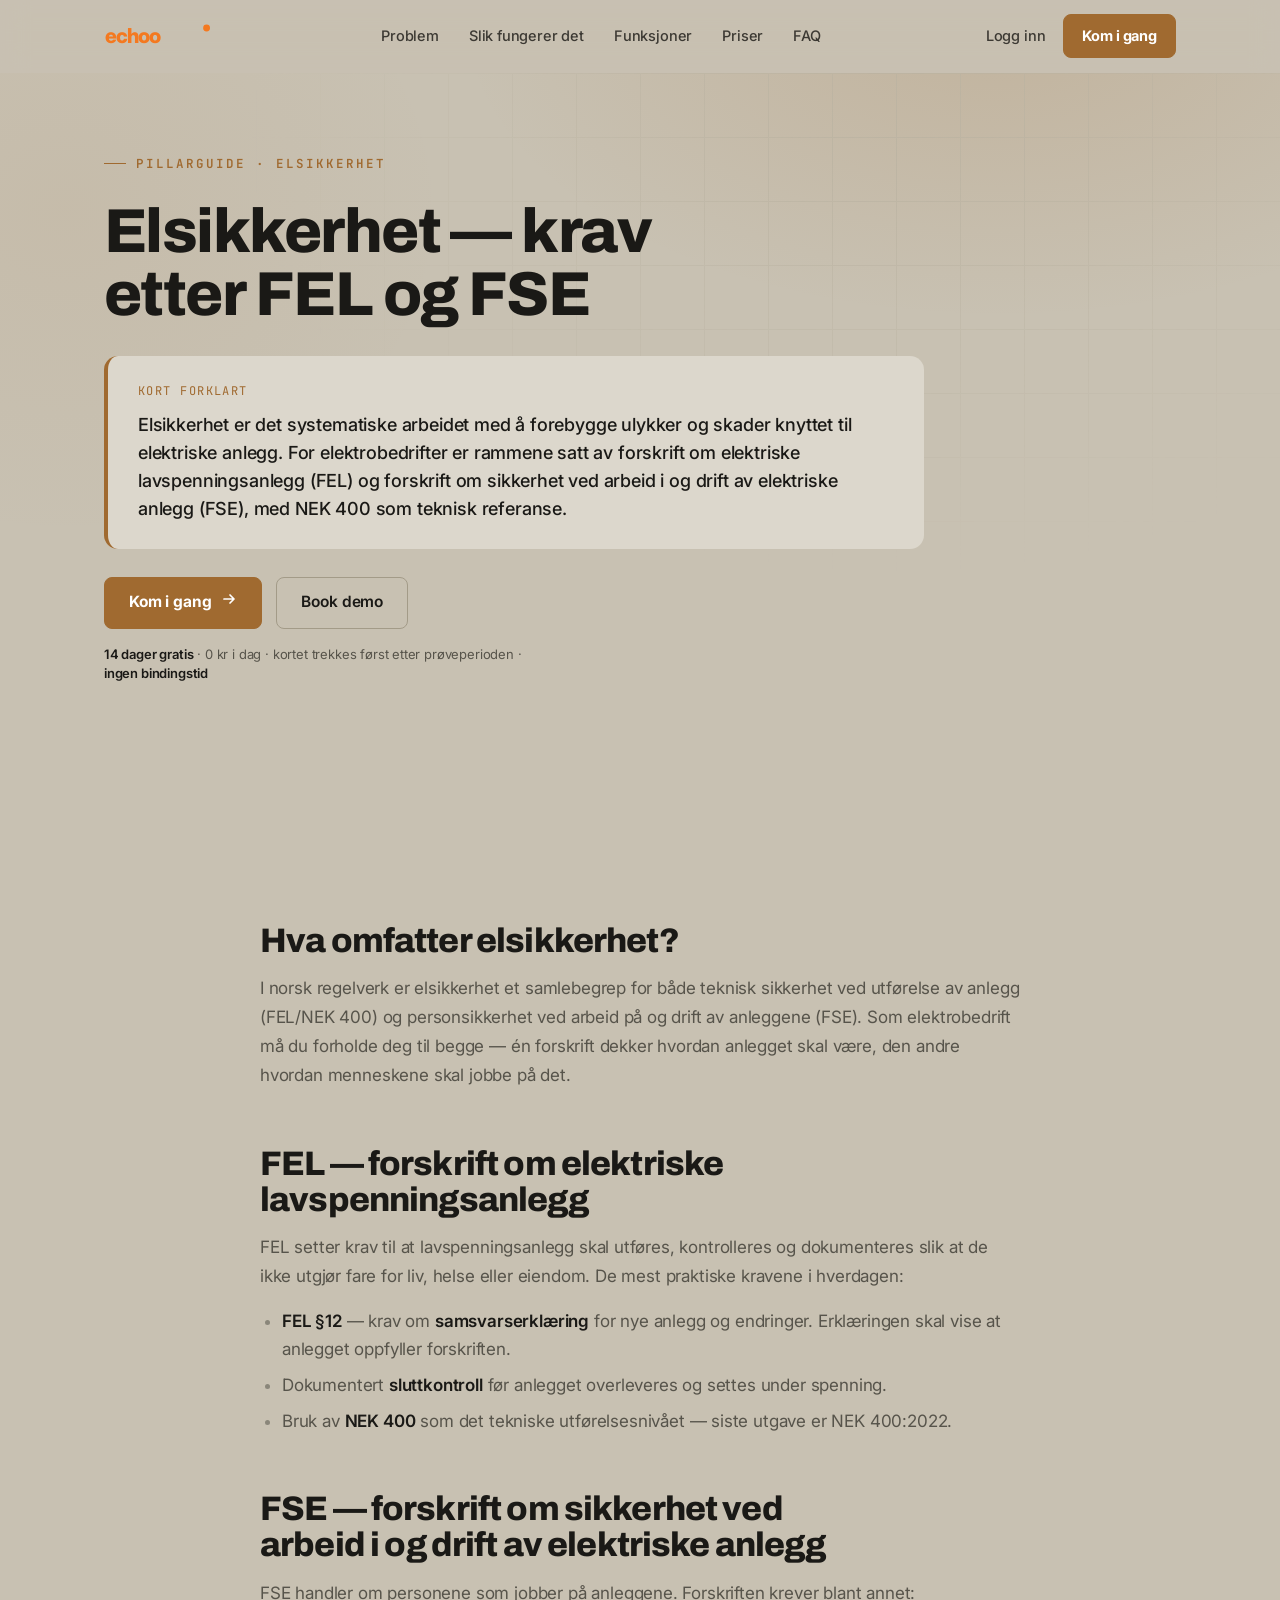
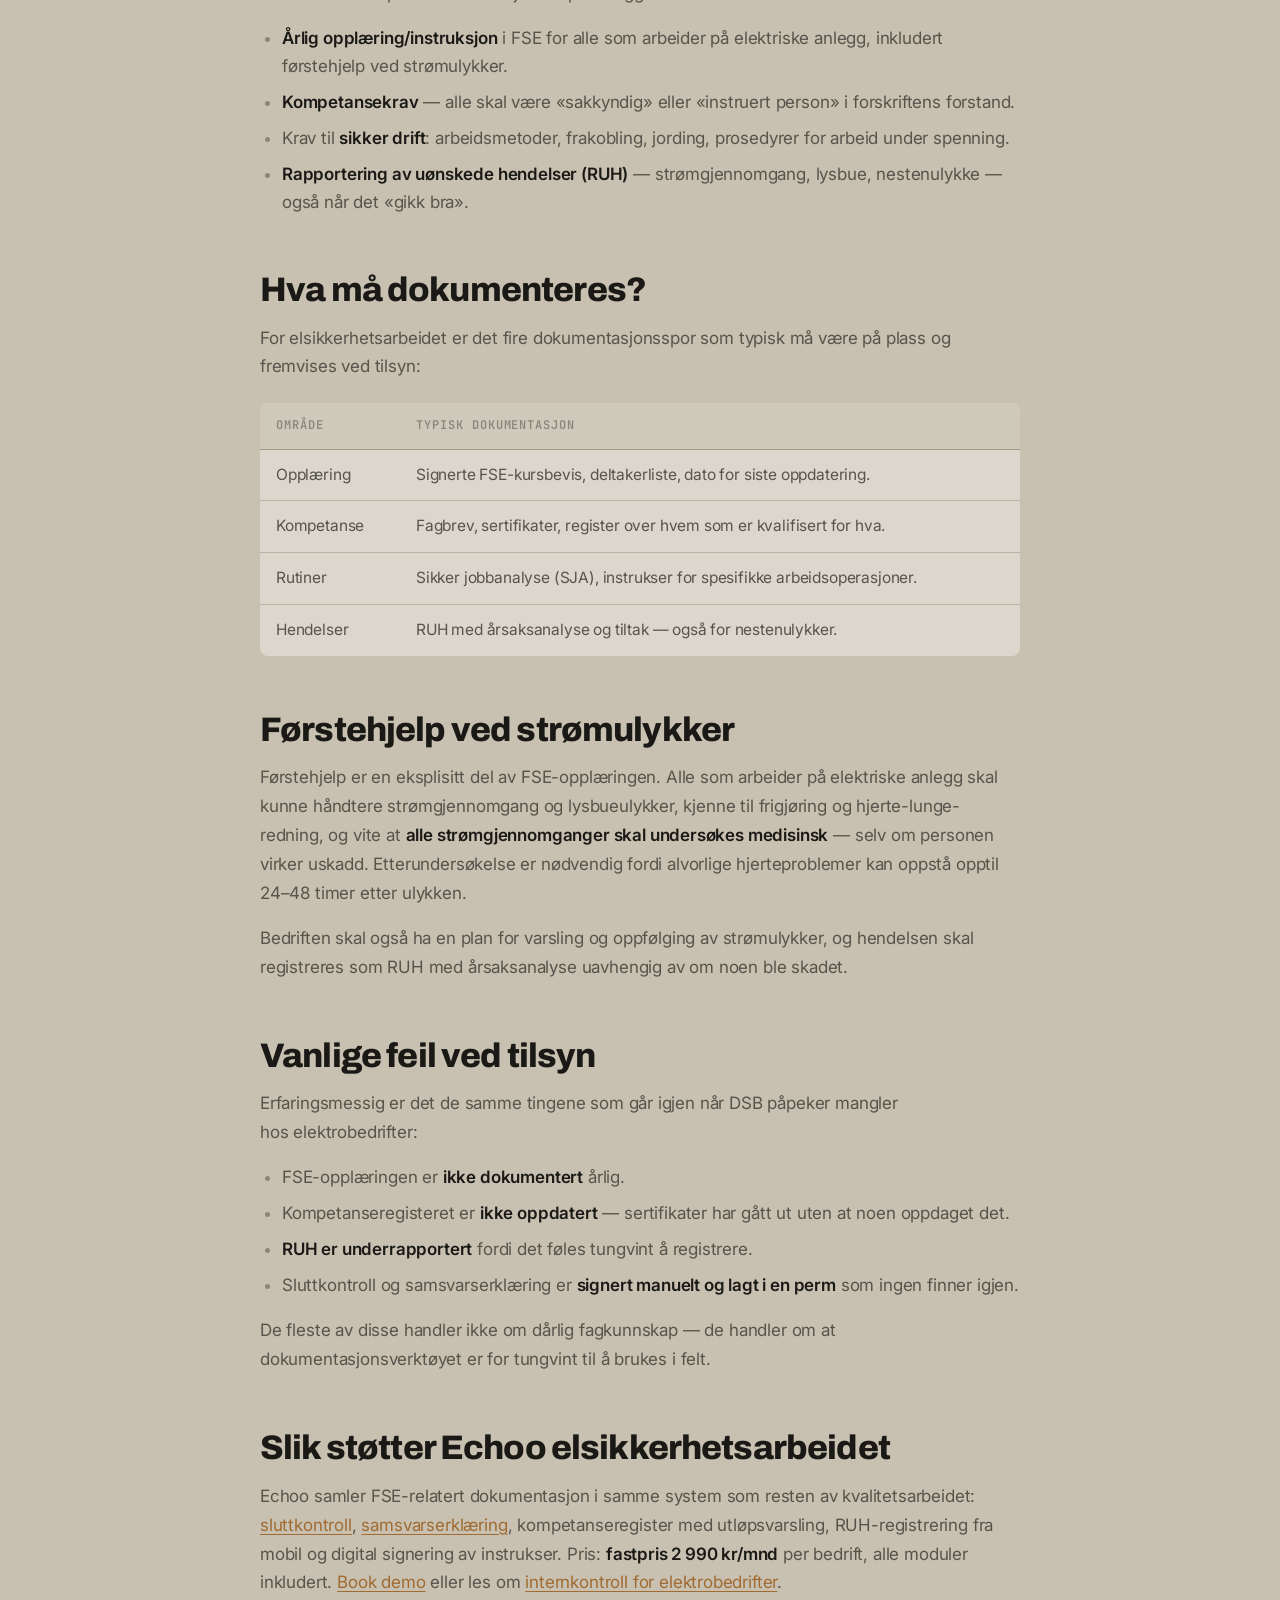
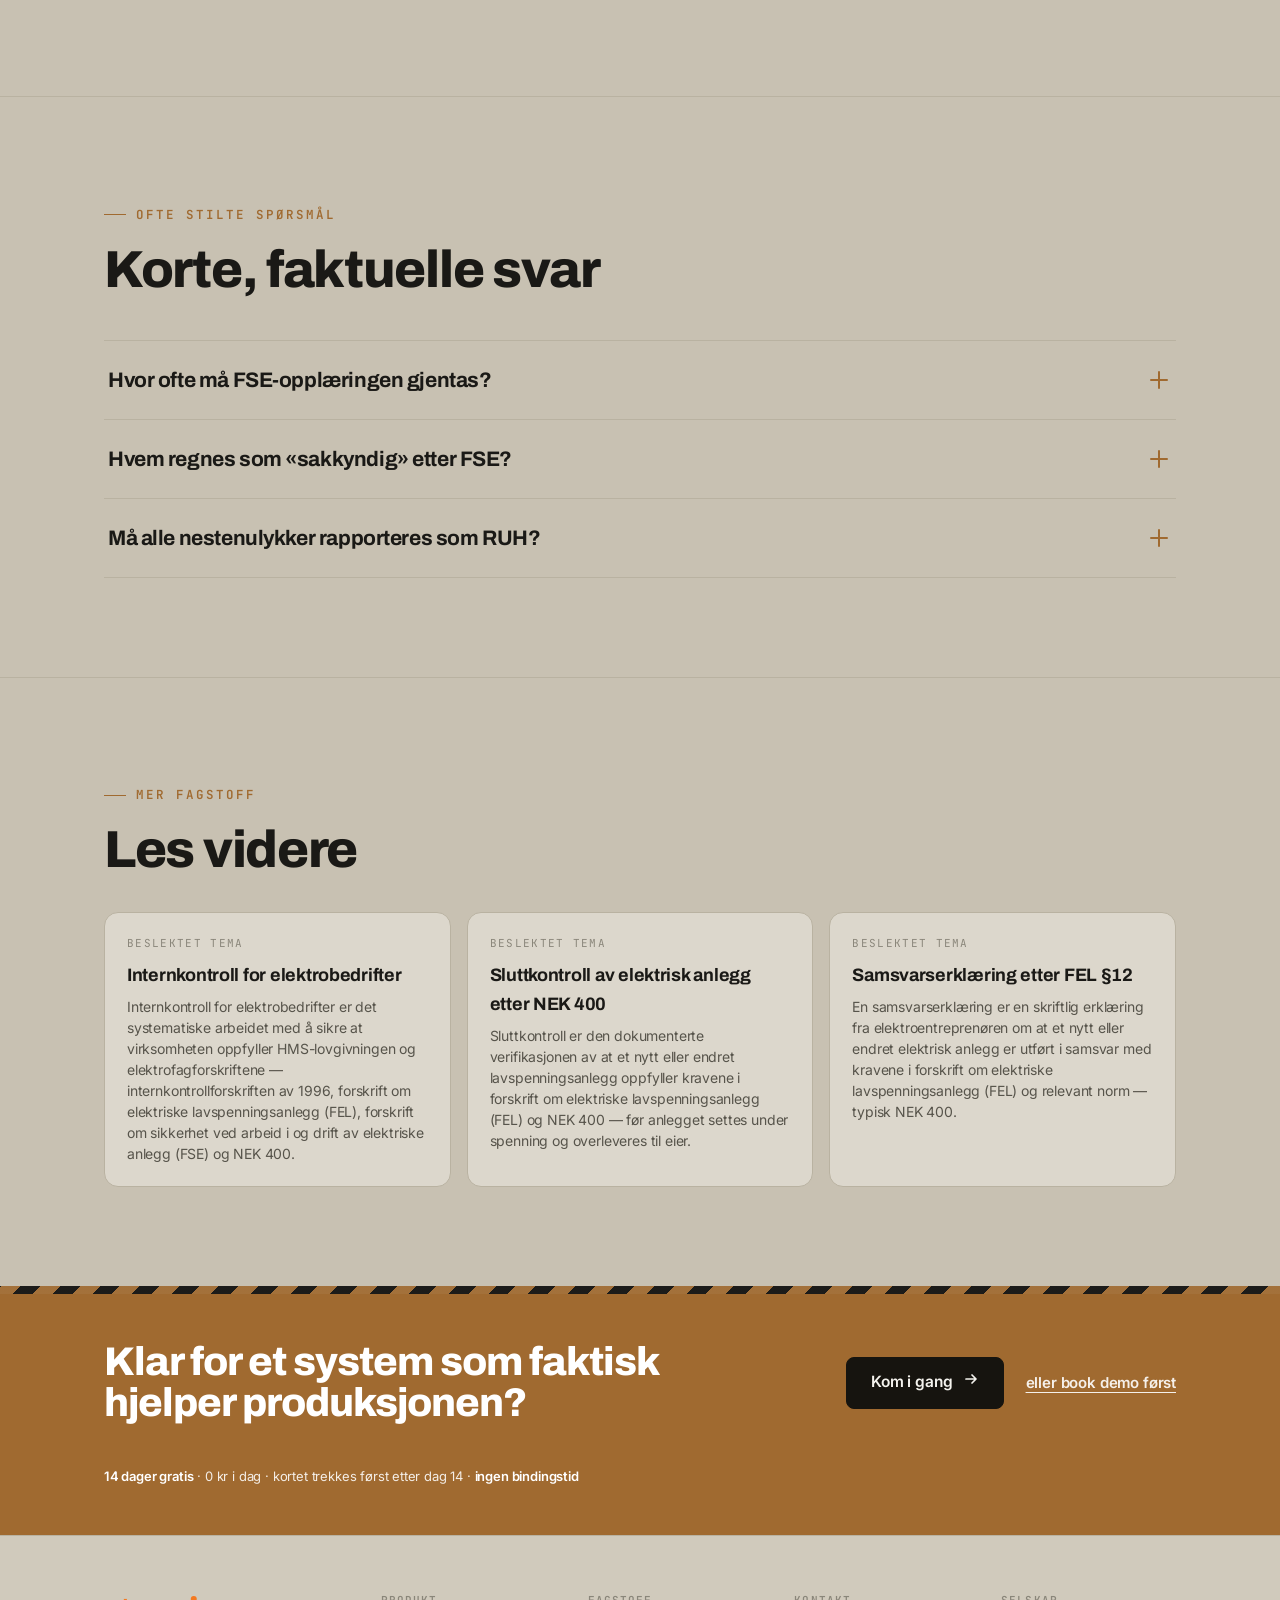
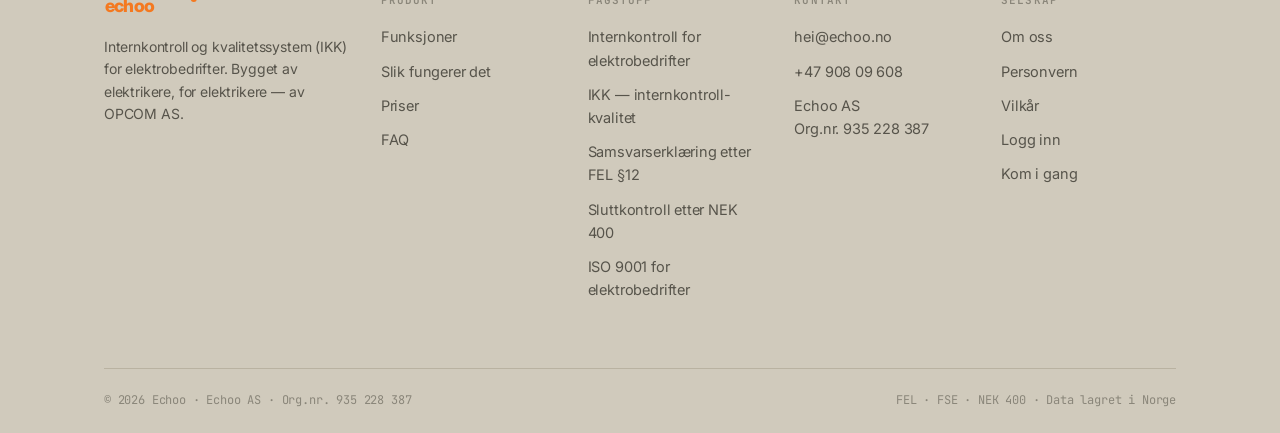
<file: elsikkerhet/index.html>
<!DOCTYPE html>
<html lang="nb">
<head>
<meta charset="UTF-8" />
<meta name="viewport" content="width=device-width, initial-scale=1.0" />
<title>Elsikkerhet i elektrobedrifter — hva FEL og FSE krever | Echoo</title>
<meta name="description" content="Elsikkerhet for elektrobedrifter: hva FEL og FSE krever om instruksjon, opplæring, sikker drift og dokumentasjon — og hvordan kravene støttes av et IKK-system." />
<link rel="canonical" href="https://echoo.no/elsikkerhet/" />
<meta name="theme-color" content="#c8c1b2" />
<link rel="icon" type="image/svg+xml" href="/favicon.svg" />

<!-- Open Graph -->
<meta property="og:type" content="article" />
<meta property="og:site_name" content="Echoo" />
<meta property="og:locale" content="nb_NO" />
<meta property="og:url" content="https://echoo.no/elsikkerhet/" />
<meta property="og:title" content="Elsikkerhet i elektrobedrifter — hva FEL og FSE krever | Echoo" />
<meta property="og:description" content="Elsikkerhet for elektrobedrifter: hva FEL og FSE krever om instruksjon, opplæring, sikker drift og dokumentasjon — og hvordan kravene støttes av et IKK-system." />
<meta property="og:image" content="https://echoo.no/og-image.png" />
<meta property="og:image:width" content="1200" />
<meta property="og:image:height" content="630" />

<!-- Twitter -->
<meta name="twitter:card" content="summary_large_image" />
<meta name="twitter:title" content="Elsikkerhet i elektrobedrifter — hva FEL og FSE krever | Echoo" />
<meta name="twitter:description" content="Elsikkerhet for elektrobedrifter: hva FEL og FSE krever om instruksjon, opplæring, sikker drift og dokumentasjon — og hvordan kravene støttes av et IKK-system." />
<meta name="twitter:image" content="https://echoo.no/og-image.png" />

<link rel="preconnect" href="https://fonts.googleapis.com" />
<link rel="preconnect" href="https://fonts.gstatic.com" crossorigin />
<link rel="preload" as="style" href="https://fonts.googleapis.com/css2?family=Archivo:wght@500;600;700;800;900&family=Inter:wght@400;500;600;700&family=JetBrains+Mono:wght@400;500;600&family=Caveat:wght@600;700&display=swap" onload="this.onload=null;this.rel='stylesheet'" />
<link href="https://fonts.googleapis.com/css2?family=Archivo:wght@500;600;700;800;900&family=Inter:wght@400;500;600;700&family=JetBrains+Mono:wght@400;500;600&family=Caveat:wght@600;700&display=swap" rel="stylesheet" media="print" onload="this.media='all'" />
<noscript><link rel="stylesheet" href="https://fonts.googleapis.com/css2?family=Archivo:wght@500;600;700;800;900&family=Inter:wght@400;500;600;700&family=JetBrains+Mono:wght@400;500;600&family=Caveat:wght@600;700&display=swap" /></noscript>
<link rel="stylesheet" href="/styles.css" />

<script type="application/ld+json">
{
  "@context": "https://schema.org",
  "@type": "TechArticle",
  "headline": "Elsikkerhet — krav etter FEL og FSE",
  "description": "Krav til elsikkerhet i norske elektrobedrifter etter FEL og FSE: instruksjon, opplæring, sikker drift og dokumentasjon.",
  "inLanguage": "nb",
  "datePublished": "2026-06-12",
  "dateModified": "2026-06-12",
  "mainEntityOfPage": {
    "@type": "WebPage",
    "@id": "https://echoo.no/elsikkerhet/"
  },
  "author": {
    "@type": "Organization",
    "name": "Echoo",
    "url": "https://echoo.no/"
  },
  "publisher": {
    "@type": "Organization",
    "name": "Echoo AS",
    "logo": {
      "@type": "ImageObject",
      "url": "https://echoo.no/og-image.png"
    }
  },
  "image": "https://echoo.no/og-image.png",
  "about": "Elsikkerhet — krav etter FEL og FSE"
}
</script>
<script type="application/ld+json">
{
  "@context": "https://schema.org",
  "@type": "BreadcrumbList",
  "itemListElement": [
    {
      "@type": "ListItem",
      "position": 1,
      "name": "Echoo",
      "item": "https://echoo.no/"
    },
    {
      "@type": "ListItem",
      "position": 2,
      "name": "Elsikkerhet — krav etter FEL og FSE",
      "item": "https://echoo.no/elsikkerhet/"
    }
  ]
}
</script>
<script type="application/ld+json">
{
  "@context": "https://schema.org",
  "@type": "FAQPage",
  "mainEntity": [
    {
      "@type": "Question",
      "name": "Hvor ofte må FSE-opplæringen gjentas?",
      "acceptedAnswer": {
        "@type": "Answer",
        "text": "FSE krever at opplæring og instruksjon gis minst én gang i året til alle som arbeider på eller drifter elektriske anlegg, inkludert førstehjelp ved strømulykker. Hvem som har deltatt og når, skal kunne dokumenteres."
      }
    },
    {
      "@type": "Question",
      "name": "Hvem regnes som «sakkyndig» etter FSE?",
      "acceptedAnswer": {
        "@type": "Answer",
        "text": "Sakkyndig er en person som ved utdanning, opplæring, kunnskap og erfaring kan vurdere risiko og planlegge og utføre arbeid på elektriske anlegg sikkert. Andre kan opptre som «instruert person» under tilsyn av sakkyndig. Vurderingen gjøres av virksomheten selv basert på personens kvalifikasjoner."
      }
    },
    {
      "@type": "Question",
      "name": "Må alle nestenulykker rapporteres som RUH?",
      "acceptedAnswer": {
        "@type": "Answer",
        "text": "FSE krever at uønskede hendelser som har gitt eller kunne ha gitt skade på person, materiell eller miljø, skal registreres og følges opp. I praksis betyr det at både strømgjennomgang, lysbue og nestenulykker rapporteres som RUH — også når «det gikk bra»."
      }
    }
  ]
}
</script>
</head>
<body>

<header class="nav" id="nav">
  <div class="wrap nav-inner">
    <a class="logo" href="/" aria-label="Echoo">
      <svg class="logo-mark" width="116" height="32" viewBox="0 0 200 56" aria-hidden="true"><text x="0" y="40" font-family="Inter, system-ui, sans-serif" font-weight="800" font-size="36" fill="#F47920" letter-spacing="-1.5">echoo</text><circle cx="178" cy="14" r="6" fill="#F47920"/></svg>
    </a>
    <nav class="nav-links">
      <a href="/#problem">Problem</a>
      <a href="/#hvordan">Slik fungerer det</a>
      <a href="/#funksjoner">Funksjoner</a>
      <a href="/#priser">Priser</a>
      <a href="/#faq">FAQ</a>
    </nav>
    <div class="nav-cta">
      <a href="https://app.echoo.no/login" data-app-path="/login" class="nav-login">Logg inn</a>
      <a href="https://app.echoo.no/signup?plan=base" data-app-path="/signup?plan=base" class="btn btn-primary btn-sm">Kom i gang</a>
      <button class="nav-burger" id="navBurger" aria-label="Meny" aria-expanded="false" aria-controls="navMobile"><span></span></button>
    </div>
  </div>
  <div class="nav-mobile" id="navMobile">
    <a class="m-link" href="/#problem">Problem</a>
    <a class="m-link" href="/#hvordan">Slik fungerer det</a>
    <a class="m-link" href="/#funksjoner">Funksjoner</a>
    <a class="m-link" href="/#priser">Priser</a>
    <a class="m-link" href="/#faq">FAQ</a>
    <div class="m-cta">
      <a href="https://app.echoo.no/login" data-app-path="/login" class="btn btn-ghost">Logg inn</a>
      <a href="https://app.echoo.no/signup?plan=base" data-app-path="/signup?plan=base" class="btn btn-primary">Kom i gang</a>
      <a href="/#demo" class="btn btn-ghost" style="background:transparent">Book demo</a>
    </div>
  </div>
</header>

<div id="top"></div>

<!-- Pillar hero -->
<section class="hero pillar">
  <div class="hero-grid"></div>
  <div class="wrap hero-inner">
    <div class="hero-copy">
      <span class="eyebrow">Pillarguide · Elsikkerhet</span>
      <h1>Elsikkerhet — krav etter FEL og FSE</h1>
      <div class="def-box reveal">
        <div class="def-label">Kort forklart</div>
        <p>Elsikkerhet er det systematiske arbeidet med å forebygge ulykker og skader knyttet til elektriske anlegg. For elektrobedrifter er rammene satt av forskrift om elektriske lavspenningsanlegg (FEL) og forskrift om sikkerhet ved arbeid i og drift av elektriske anlegg (FSE), med NEK 400 som teknisk referanse.</p>
      </div>
      <div class="hero-cta" style="margin-top:28px">
        <a href="https://app.echoo.no/signup?plan=base" data-app-path="/signup?plan=base" class="btn btn-primary">Kom i gang<span class="btn-arrow"><svg width="16" height="16" viewBox="0 0 16 16" fill="none"><path d="M3 8h9M9 4l4 4-4 4" stroke="currentColor" stroke-width="1.7" stroke-linecap="round" stroke-linejoin="round"/></svg></span></a>
        <a href="/#demo" class="btn btn-ghost">Book demo</a>
      </div>
      <p class="cta-reassure"><b>14 dager gratis</b> · 0 kr i dag · kortet trekkes først etter prøveperioden · <b>ingen bindingstid</b></p>
    </div>
  </div>
</section>

<!-- Article body -->
<section class="pad-y">
  <div class="wrap">
    <article class="article-body reveal">
<h2>Hva omfatter elsikkerhet?</h2>
<p>I norsk regelverk er elsikkerhet et samlebegrep for både teknisk sikkerhet ved utførelse av anlegg (FEL/NEK 400) og personsikkerhet ved arbeid på og drift av anleggene (FSE). Som elektrobedrift må du forholde deg til begge — én forskrift dekker hvordan anlegget skal være, den andre hvordan menneskene skal jobbe på det.</p>

<h2>FEL — forskrift om elektriske lavspenningsanlegg</h2>
<p>FEL setter krav til at lavspenningsanlegg skal utføres, kontrolleres og dokumenteres slik at de ikke utgjør fare for liv, helse eller eiendom. De mest praktiske kravene i hverdagen:</p>
<ul>
  <li><strong>FEL §12</strong> — krav om <strong>samsvarserklæring</strong> for nye anlegg og endringer. Erklæringen skal vise at anlegget oppfyller forskriften.</li>
  <li>Dokumentert <strong>sluttkontroll</strong> før anlegget overleveres og settes under spenning.</li>
  <li>Bruk av <strong>NEK 400</strong> som det tekniske utførelsesnivået — siste utgave er NEK 400:2022.</li>
</ul>

<h2>FSE — forskrift om sikkerhet ved arbeid i og drift av elektriske anlegg</h2>
<p>FSE handler om personene som jobber på anleggene. Forskriften krever blant annet:</p>
<ul>
  <li><strong>Årlig opplæring/instruksjon</strong> i FSE for alle som arbeider på elektriske anlegg, inkludert førstehjelp ved strømulykker.</li>
  <li><strong>Kompetansekrav</strong> — alle skal være «sakkyndig» eller «instruert person» i forskriftens forstand.</li>
  <li>Krav til <strong>sikker drift</strong>: arbeidsmetoder, frakobling, jording, prosedyrer for arbeid under spenning.</li>
  <li><strong>Rapportering av uønskede hendelser (RUH)</strong> — strømgjennomgang, lysbue, nestenulykke — også når det «gikk bra».</li>
</ul>

<h2>Hva må dokumenteres?</h2>
<p>For elsikkerhetsarbeidet er det fire dokumentasjonsspor som typisk må være på plass og fremvises ved tilsyn:</p>
<table>
  <thead><tr><th>Område</th><th>Typisk dokumentasjon</th></tr></thead>
  <tbody>
    <tr><td>Opplæring</td><td>Signerte FSE-kursbevis, deltakerliste, dato for siste oppdatering.</td></tr>
    <tr><td>Kompetanse</td><td>Fagbrev, sertifikater, register over hvem som er kvalifisert for hva.</td></tr>
    <tr><td>Rutiner</td><td>Sikker jobbanalyse (SJA), instrukser for spesifikke arbeidsoperasjoner.</td></tr>
    <tr><td>Hendelser</td><td>RUH med årsaksanalyse og tiltak — også for nestenulykker.</td></tr>
  </tbody>
</table>

<h2>Førstehjelp ved strømulykker</h2>
<p>Førstehjelp er en eksplisitt del av FSE-opplæringen. Alle som arbeider på elektriske anlegg skal kunne håndtere strømgjennomgang og lysbueulykker, kjenne til frigjøring og hjerte-lunge-redning, og vite at <strong>alle strømgjennomganger skal undersøkes medisinsk</strong> — selv om personen virker uskadd. Etterundersøkelse er nødvendig fordi alvorlige hjerteproblemer kan oppstå opptil 24–48 timer etter ulykken.</p>
<p>Bedriften skal også ha en plan for varsling og oppfølging av strømulykker, og hendelsen skal registreres som RUH med årsaksanalyse uavhengig av om noen ble skadet.</p>

<h2>Vanlige feil ved tilsyn</h2>
<p>Erfaringsmessig er det de samme tingene som går igjen når DSB påpeker mangler hos elektrobedrifter:</p>
<ul>
  <li>FSE-opplæringen er <strong>ikke dokumentert</strong> årlig.</li>
  <li>Kompetanseregisteret er <strong>ikke oppdatert</strong> — sertifikater har gått ut uten at noen oppdaget det.</li>
  <li><strong>RUH er underrapportert</strong> fordi det føles tungvint å registrere.</li>
  <li>Sluttkontroll og samsvarserklæring er <strong>signert manuelt og lagt i en perm</strong> som ingen finner igjen.</li>
</ul>
<p>De fleste av disse handler ikke om dårlig fagkunnskap — de handler om at dokumentasjonsverktøyet er for tungvint til å brukes i felt.</p>

<h2>Slik støtter Echoo elsikkerhetsarbeidet</h2>
<p>Echoo samler FSE-relatert dokumentasjon i samme system som resten av kvalitetsarbeidet: <a href="/sluttkontroll-elektro/">sluttkontroll</a>, <a href="/samsvarserklaring/">samsvarserklæring</a>, kompetanseregister med utløpsvarsling, RUH-registrering fra mobil og digital signering av instrukser. Pris: <strong>fastpris 2 990 kr/mnd</strong> per bedrift, alle moduler inkludert. <a href="/#demo">Book demo</a> eller les om <a href="/internkontroll-elektro/">internkontroll for elektrobedrifter</a>.</p>
    </article>
  </div>
</section>

<section class="pad-y divider">
  <div class="wrap">
    <div class="section-head reveal">
      <span class="eyebrow">Ofte stilte spørsmål</span>
      <h2>Korte, faktuelle svar</h2>
    </div>
    <div class="faq-list reveal">
      <div class="faq-item">
        <button class="faq-q">Hvor ofte må FSE-opplæringen gjentas?<span class="pm"></span></button>
        <div class="faq-a"><div class="inner">FSE krever at opplæring og instruksjon gis minst én gang i året til alle som arbeider på eller drifter elektriske anlegg, inkludert førstehjelp ved strømulykker. Hvem som har deltatt og når, skal kunne dokumenteres.</div></div>
      </div>
      <div class="faq-item">
        <button class="faq-q">Hvem regnes som «sakkyndig» etter FSE?<span class="pm"></span></button>
        <div class="faq-a"><div class="inner">Sakkyndig er en person som ved utdanning, opplæring, kunnskap og erfaring kan vurdere risiko og planlegge og utføre arbeid på elektriske anlegg sikkert. Andre kan opptre som «instruert person» under tilsyn av sakkyndig. Vurderingen gjøres av virksomheten selv basert på personens kvalifikasjoner.</div></div>
      </div>
      <div class="faq-item">
        <button class="faq-q">Må alle nestenulykker rapporteres som RUH?<span class="pm"></span></button>
        <div class="faq-a"><div class="inner">FSE krever at uønskede hendelser som har gitt eller kunne ha gitt skade på person, materiell eller miljø, skal registreres og følges opp. I praksis betyr det at både strømgjennomgang, lysbue og nestenulykker rapporteres som RUH — også når «det gikk bra».</div></div>
      </div>
    </div>
  </div>
</section>

<section class="pad-y divider">
  <div class="wrap">
    <div class="section-head reveal">
      <span class="eyebrow">Mer fagstoff</span>
      <h2>Les videre</h2>
    </div>
    <div class="related reveal">
      <a href="/internkontroll-elektro/">
        <div class="lbl">Beslektet tema</div>
        <div class="ttl">Internkontroll for elektrobedrifter</div>
        <div class="desc">Internkontroll for elektrobedrifter er det systematiske arbeidet med å sikre at virksomheten oppfyller HMS-lovgivningen og elektrofagforskriftene — internkontrollforskriften av 1996, forskrift om elektriske lavspenningsanlegg (FEL), forskrift om sikkerhet ved arbeid i og drift av elektriske anlegg (FSE) og NEK 400.</div>
      </a>
      <a href="/sluttkontroll-elektro/">
        <div class="lbl">Beslektet tema</div>
        <div class="ttl">Sluttkontroll av elektrisk anlegg etter NEK 400</div>
        <div class="desc">Sluttkontroll er den dokumenterte verifikasjonen av at et nytt eller endret lavspenningsanlegg oppfyller kravene i forskrift om elektriske lavspenningsanlegg (FEL) og NEK 400 — før anlegget settes under spenning og overleveres til eier.</div>
      </a>
      <a href="/samsvarserklaring/">
        <div class="lbl">Beslektet tema</div>
        <div class="ttl">Samsvarserklæring etter FEL §12</div>
        <div class="desc">En samsvarserklæring er en skriftlig erklæring fra elektroentreprenøren om at et nytt eller endret elektrisk anlegg er utført i samsvar med kravene i forskrift om elektriske lavspenningsanlegg (FEL) og relevant norm — typisk NEK 400.</div>
      </a>
    </div>
  </div>
</section>

<div class="hazard"></div>
<section class="cta-band">
  <div class="wrap">
    <h2>Klar for et system som faktisk hjelper produksjonen?</h2>
    <div class="cta-band-actions">
      <a href="https://app.echoo.no/signup?plan=base" data-app-path="/signup?plan=base" class="btn btn-dark">Kom i gang<span class="btn-arrow"><svg width="16" height="16" viewBox="0 0 16 16" fill="none"><path d="M3 8h9M9 4l4 4-4 4" stroke="currentColor" stroke-width="1.7" stroke-linecap="round" stroke-linejoin="round"/></svg></span></a>
      <a href="/#demo" class="cta-band-link">eller book demo først</a>
    </div>
    <p class="cta-reassure"><b>14 dager gratis</b> · 0 kr i dag · kortet trekkes først etter dag 14 · <b>ingen bindingstid</b></p>
  </div>
</section>
<footer class="footer">
  <div class="wrap">
    <div class="footer-top">
      <div class="col brandcol">
        <a class="logo" href="/"><svg class="logo-mark" width="116" height="32" viewBox="0 0 200 56" aria-hidden="true"><text x="0" y="40" font-family="Inter, system-ui, sans-serif" font-weight="800" font-size="36" fill="#F47920" letter-spacing="-1.5">echoo</text><circle cx="178" cy="14" r="6" fill="#F47920"/></svg></a>
        <p>Internkontroll og kvalitetssystem (IKK) for elektrobedrifter. Bygget av elektrikere, for elektrikere — av OPCOM AS.</p>
      </div>
      <div class="col">
        <h5>Produkt</h5>
        <a href="/#funksjoner">Funksjoner</a>
        <a href="/#hvordan">Slik fungerer det</a>
        <a href="/#priser">Priser</a>
        <a href="/#faq">FAQ</a>
      </div>
      <div class="col col-fagstoff">
        <h5>Fagstoff</h5>
        <a href="/internkontroll-elektro/">Internkontroll for elektrobedrifter</a>
        <a href="/ikk-system/">IKK — internkontroll-kvalitet</a>
        <a href="/samsvarserklaring/">Samsvarserklæring etter FEL §12</a>
        <a href="/sluttkontroll-elektro/">Sluttkontroll etter NEK 400</a>
        <a href="/iso-9001-elektro/">ISO 9001 for elektrobedrifter</a>
      </div>
      <div class="col">
        <h5>Kontakt</h5>
        <a href="mailto:hei@echoo.no">hei@echoo.no</a>
        <a href="tel:+4790809608">+47 908 09 608</a>
        <p>Echoo AS<br>Org.nr. 935 228 387</p>
      </div>
      <div class="col">
        <h5>Selskap</h5>
        <a href="/#grunnleggere">Om oss</a>
        <a href="/personvern/">Personvern</a>
        <a href="/vilkar/">Vilkår</a>
        <a href="https://app.echoo.no/login" data-app-path="/login">Logg inn</a>
        <a href="https://app.echoo.no/signup?plan=base" data-app-path="/signup?plan=base">Kom i gang</a>
      </div>
    </div>
    <div class="footer-bottom">
      <span>© 2026 Echoo · Echoo AS · Org.nr. 935 228 387</span>
      <span>FEL · FSE · NEK 400 · Data lagret i Norge</span>
    </div>
  </div>
</footer>

<script src="/app.js" defer></script>
</body>
</html>
</file>
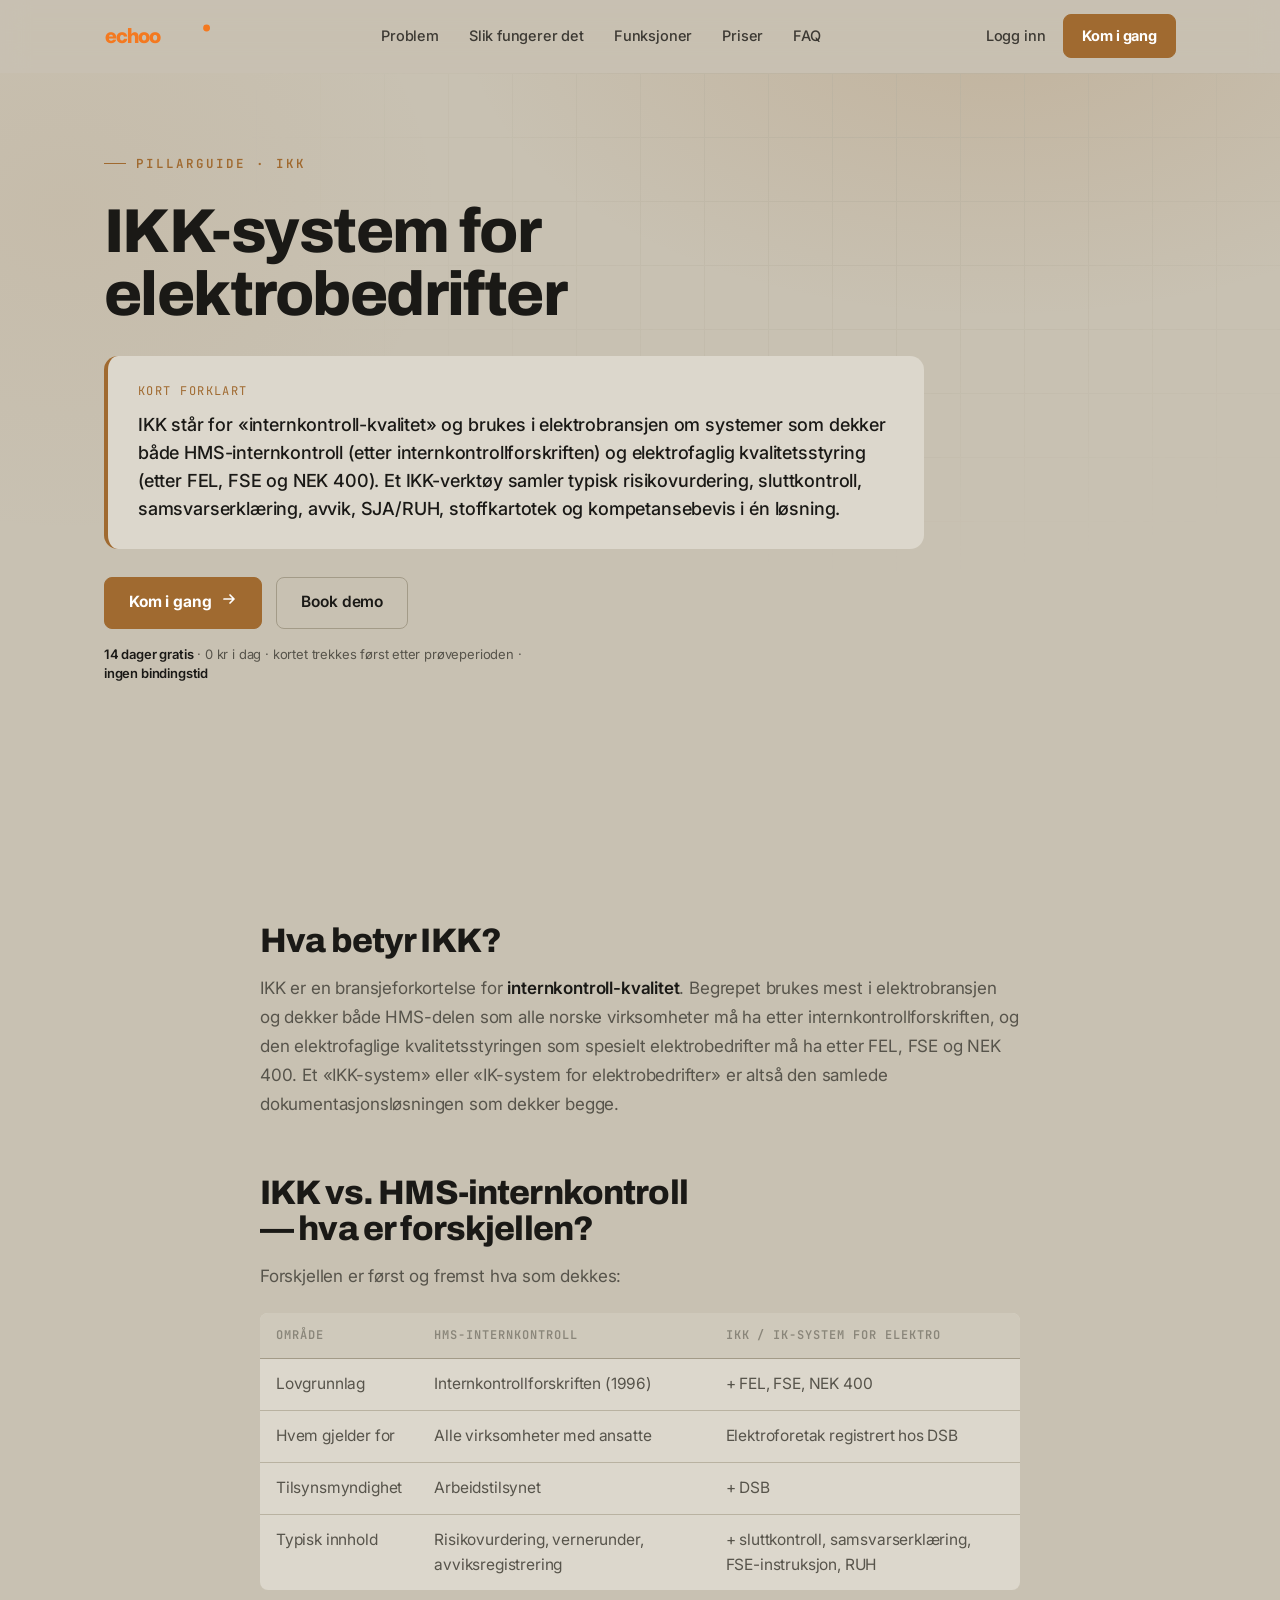
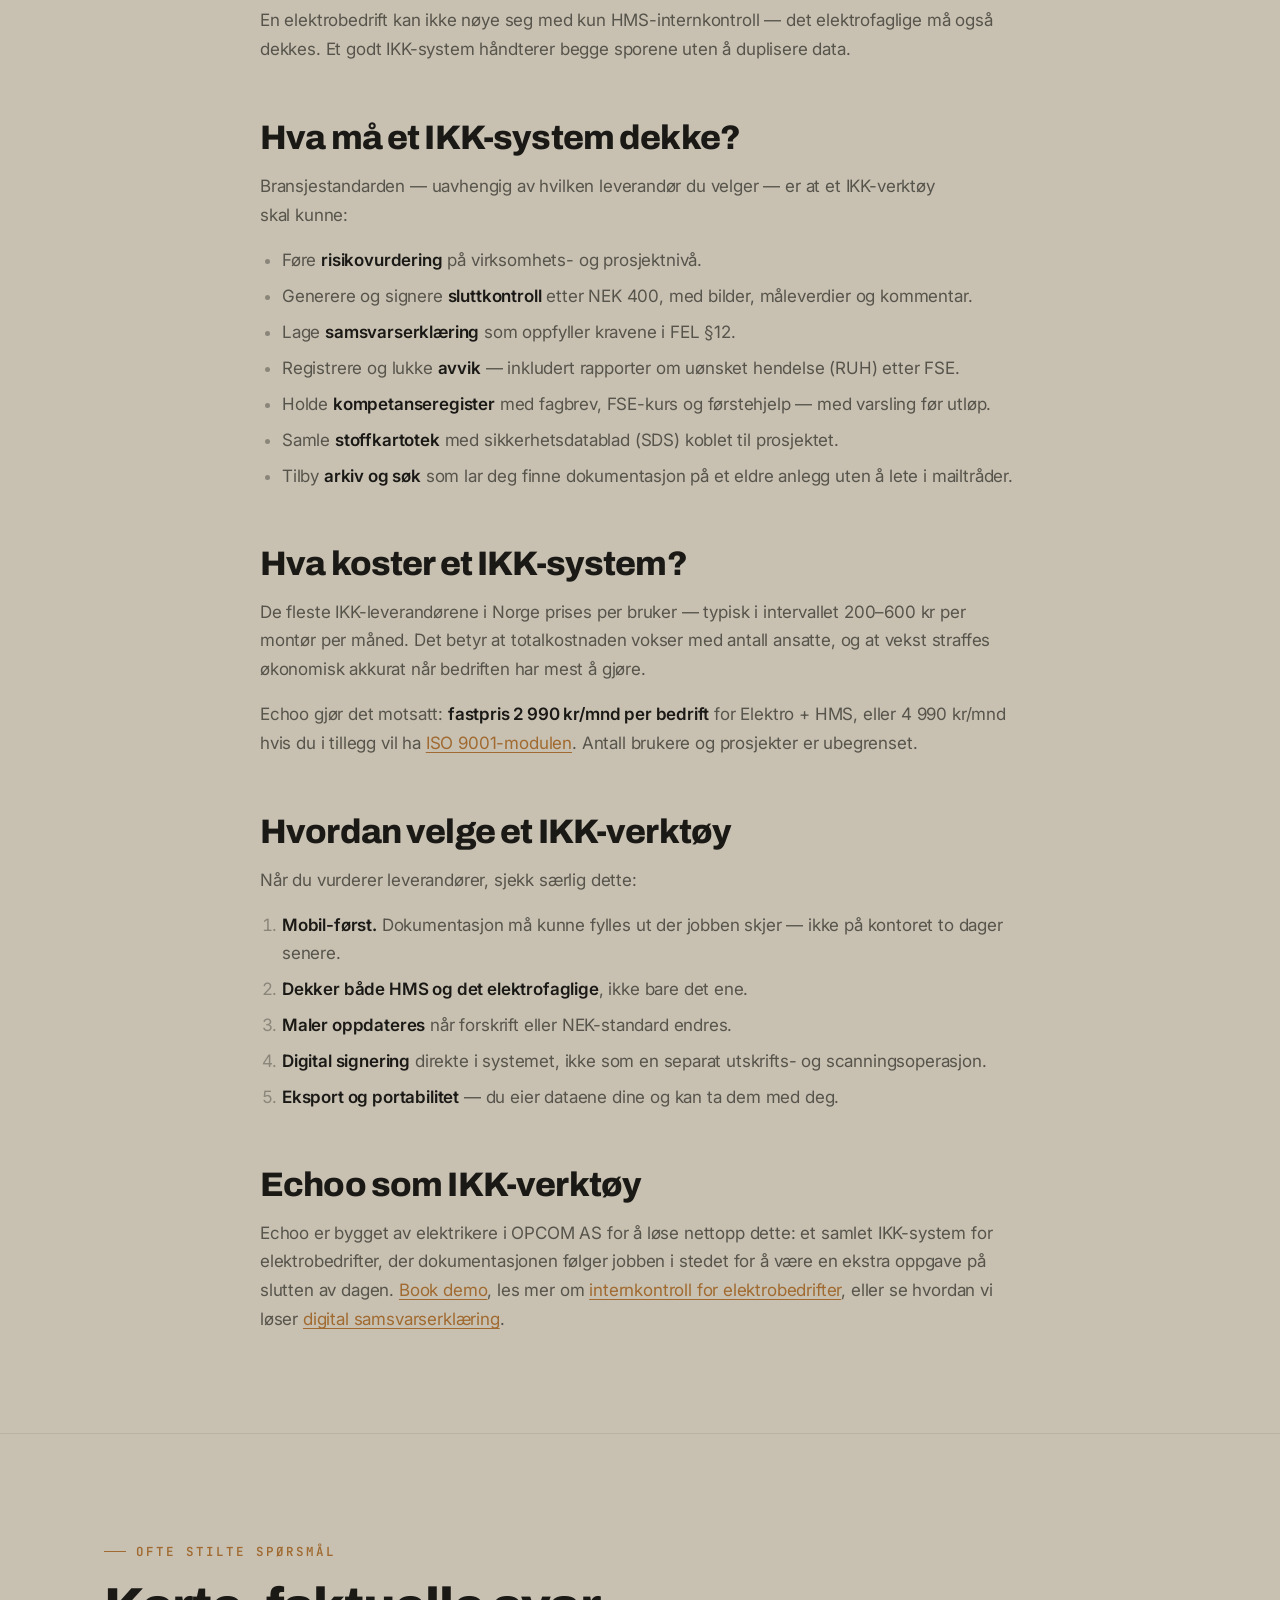
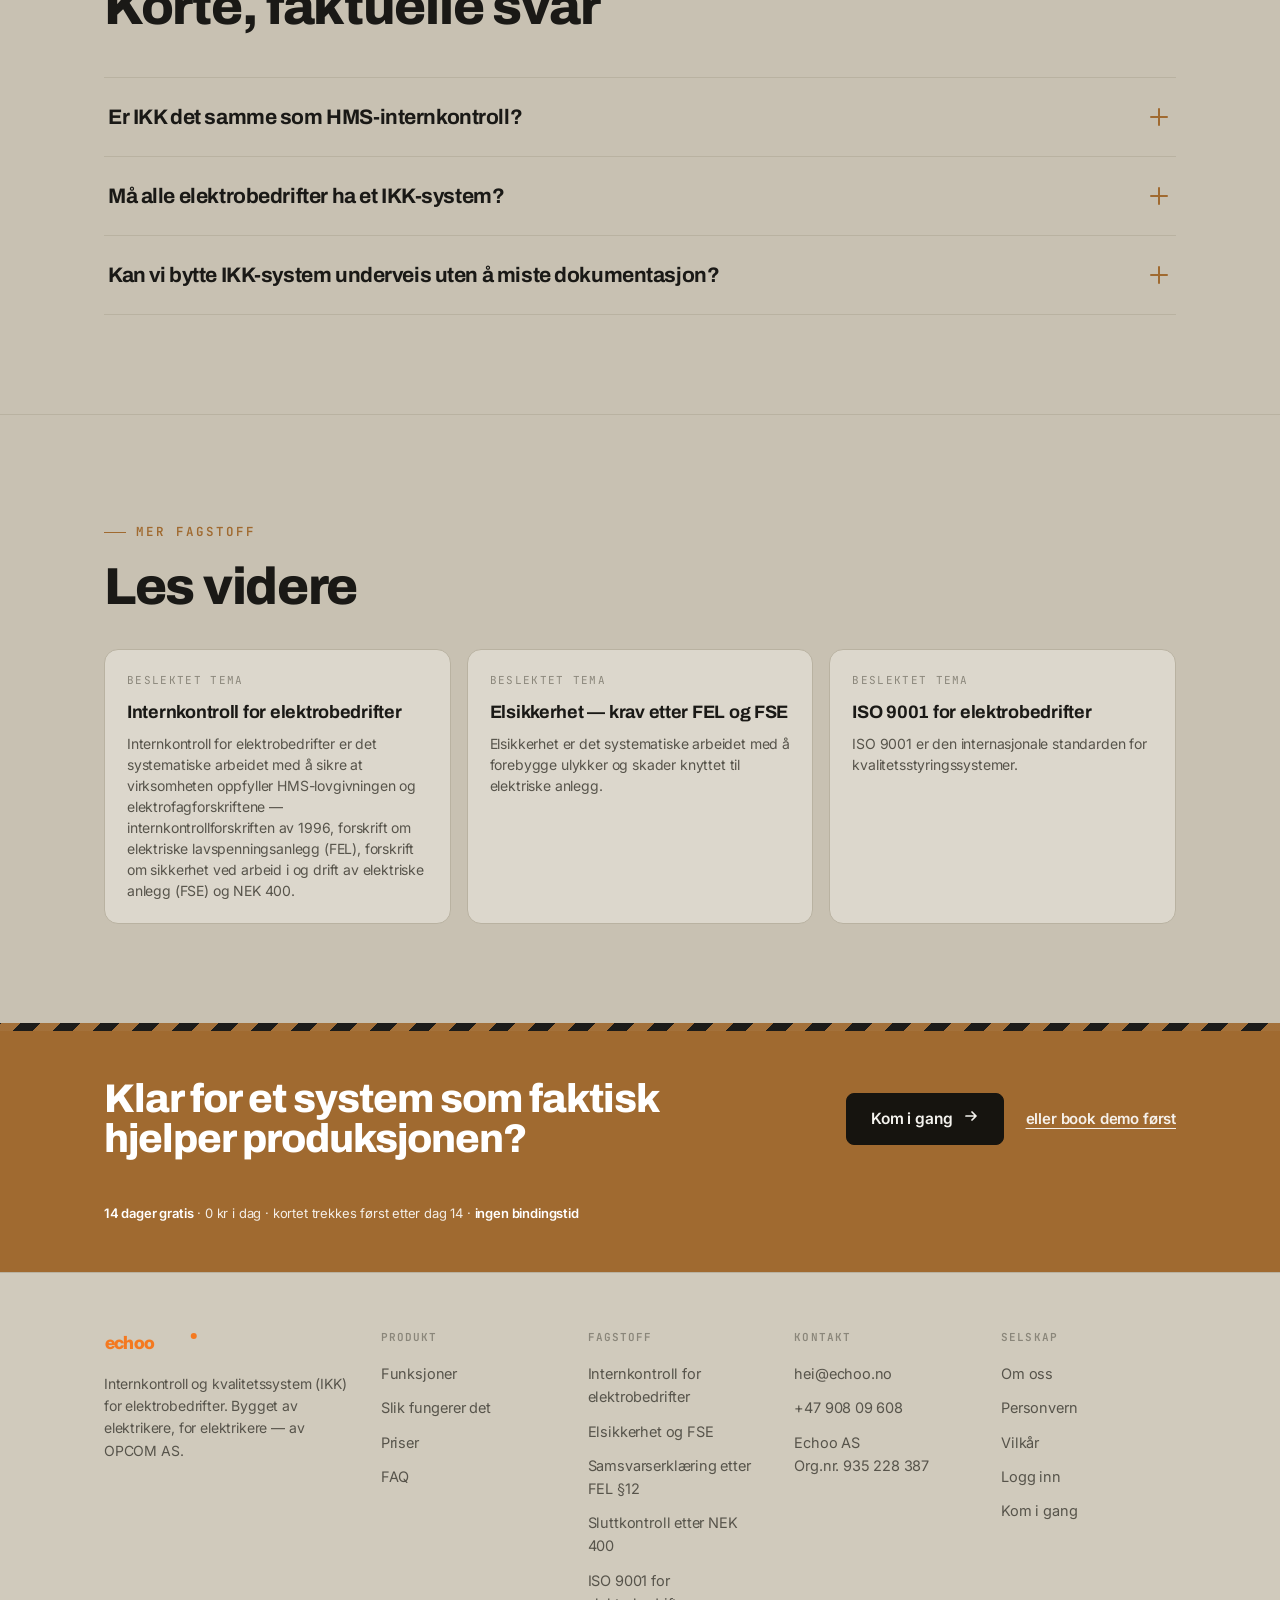
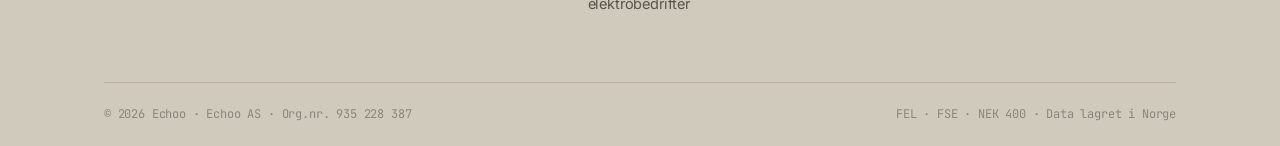
<file: ikk-system/index.html>
<!DOCTYPE html>
<html lang="nb">
<head>
<meta charset="UTF-8" />
<meta name="viewport" content="width=device-width, initial-scale=1.0" />
<title>IKK-system for elektrobedrifter — hva det er, og hva det må dekke | Echoo</title>
<meta name="description" content="IKK står for «internkontroll-kvalitet» og er bransjebegrepet for elektrobedrifters kombinerte HMS- og elektrofaglige kvalitetssystem. Slik velger du et IKK-verktøy." />
<link rel="canonical" href="https://echoo.no/ikk-system/" />
<meta name="theme-color" content="#c8c1b2" />
<link rel="icon" type="image/svg+xml" href="/favicon.svg" />

<!-- Open Graph -->
<meta property="og:type" content="article" />
<meta property="og:site_name" content="Echoo" />
<meta property="og:locale" content="nb_NO" />
<meta property="og:url" content="https://echoo.no/ikk-system/" />
<meta property="og:title" content="IKK-system for elektrobedrifter — hva det er, og hva det må dekke | Echoo" />
<meta property="og:description" content="IKK står for «internkontroll-kvalitet» og er bransjebegrepet for elektrobedrifters kombinerte HMS- og elektrofaglige kvalitetssystem. Slik velger du et IKK-verktøy." />
<meta property="og:image" content="https://echoo.no/og-image.png" />
<meta property="og:image:width" content="1200" />
<meta property="og:image:height" content="630" />

<!-- Twitter -->
<meta name="twitter:card" content="summary_large_image" />
<meta name="twitter:title" content="IKK-system for elektrobedrifter — hva det er, og hva det må dekke | Echoo" />
<meta name="twitter:description" content="IKK står for «internkontroll-kvalitet» og er bransjebegrepet for elektrobedrifters kombinerte HMS- og elektrofaglige kvalitetssystem. Slik velger du et IKK-verktøy." />
<meta name="twitter:image" content="https://echoo.no/og-image.png" />

<link rel="preconnect" href="https://fonts.googleapis.com" />
<link rel="preconnect" href="https://fonts.gstatic.com" crossorigin />
<link rel="preload" as="style" href="https://fonts.googleapis.com/css2?family=Archivo:wght@500;600;700;800;900&family=Inter:wght@400;500;600;700&family=JetBrains+Mono:wght@400;500;600&family=Caveat:wght@600;700&display=swap" onload="this.onload=null;this.rel='stylesheet'" />
<link href="https://fonts.googleapis.com/css2?family=Archivo:wght@500;600;700;800;900&family=Inter:wght@400;500;600;700&family=JetBrains+Mono:wght@400;500;600&family=Caveat:wght@600;700&display=swap" rel="stylesheet" media="print" onload="this.media='all'" />
<noscript><link rel="stylesheet" href="https://fonts.googleapis.com/css2?family=Archivo:wght@500;600;700;800;900&family=Inter:wght@400;500;600;700&family=JetBrains+Mono:wght@400;500;600&family=Caveat:wght@600;700&display=swap" /></noscript>
<link rel="stylesheet" href="/styles.css" />

<script type="application/ld+json">
{
  "@context": "https://schema.org",
  "@type": "TechArticle",
  "headline": "IKK-system for elektrobedrifter",
  "description": "IKK forklart: hva forkortelsen betyr, forholdet til HMS-internkontroll, og hva et IKK-system må dekke for elektrobedrifter.",
  "inLanguage": "nb",
  "datePublished": "2026-06-12",
  "dateModified": "2026-06-12",
  "mainEntityOfPage": {
    "@type": "WebPage",
    "@id": "https://echoo.no/ikk-system/"
  },
  "author": {
    "@type": "Organization",
    "name": "Echoo",
    "url": "https://echoo.no/"
  },
  "publisher": {
    "@type": "Organization",
    "name": "Echoo AS",
    "logo": {
      "@type": "ImageObject",
      "url": "https://echoo.no/og-image.png"
    }
  },
  "image": "https://echoo.no/og-image.png",
  "about": "IKK-system for elektrobedrifter"
}
</script>
<script type="application/ld+json">
{
  "@context": "https://schema.org",
  "@type": "BreadcrumbList",
  "itemListElement": [
    {
      "@type": "ListItem",
      "position": 1,
      "name": "Echoo",
      "item": "https://echoo.no/"
    },
    {
      "@type": "ListItem",
      "position": 2,
      "name": "IKK-system for elektrobedrifter",
      "item": "https://echoo.no/ikk-system/"
    }
  ]
}
</script>
<script type="application/ld+json">
{
  "@context": "https://schema.org",
  "@type": "FAQPage",
  "mainEntity": [
    {
      "@type": "Question",
      "name": "Er IKK det samme som HMS-internkontroll?",
      "acceptedAnswer": {
        "@type": "Answer",
        "text": "Nei. HMS-internkontrollen følger internkontrollforskriften og gjelder alle norske virksomheter med ansatte. IKK utvider dette med det elektrofaglige (FEL, FSE, NEK 400). En elektrobedrift trenger begge — derfor er det vanlig at det samme verktøyet dekker dem."
      }
    },
    {
      "@type": "Question",
      "name": "Må alle elektrobedrifter ha et IKK-system?",
      "acceptedAnswer": {
        "@type": "Answer",
        "text": "Alle elektroforetak som er registrert hos DSB må ha et internkontrollsystem som dekker både HMS og det elektrofaglige. Det er ikke et formelt krav at det heter «IKK», men innholdet — risikovurdering, sluttkontroll, samsvarserklæring, avvik, kompetanse og rutiner — må være på plass."
      }
    },
    {
      "@type": "Question",
      "name": "Kan vi bytte IKK-system underveis uten å miste dokumentasjon?",
      "acceptedAnswer": {
        "@type": "Answer",
        "text": "Ja, så lenge dataene dine er eksportbare. Sjekk at leverandøren tilbyr full PDF-/CSV-eksport av prosjektkort, sluttkontroller, samsvarserklæringer, avvik og kompetanseregister før dere binder dere. Et godt IKK-system skal aldri «låse» dataene inne."
      }
    }
  ]
}
</script>
</head>
<body>

<header class="nav" id="nav">
  <div class="wrap nav-inner">
    <a class="logo" href="/" aria-label="Echoo">
      <svg class="logo-mark" width="116" height="32" viewBox="0 0 200 56" aria-hidden="true"><text x="0" y="40" font-family="Inter, system-ui, sans-serif" font-weight="800" font-size="36" fill="#F47920" letter-spacing="-1.5">echoo</text><circle cx="178" cy="14" r="6" fill="#F47920"/></svg>
    </a>
    <nav class="nav-links">
      <a href="/#problem">Problem</a>
      <a href="/#hvordan">Slik fungerer det</a>
      <a href="/#funksjoner">Funksjoner</a>
      <a href="/#priser">Priser</a>
      <a href="/#faq">FAQ</a>
    </nav>
    <div class="nav-cta">
      <a href="https://app.echoo.no/login" data-app-path="/login" class="nav-login">Logg inn</a>
      <a href="https://app.echoo.no/signup?plan=base" data-app-path="/signup?plan=base" class="btn btn-primary btn-sm">Kom i gang</a>
      <button class="nav-burger" id="navBurger" aria-label="Meny" aria-expanded="false" aria-controls="navMobile"><span></span></button>
    </div>
  </div>
  <div class="nav-mobile" id="navMobile">
    <a class="m-link" href="/#problem">Problem</a>
    <a class="m-link" href="/#hvordan">Slik fungerer det</a>
    <a class="m-link" href="/#funksjoner">Funksjoner</a>
    <a class="m-link" href="/#priser">Priser</a>
    <a class="m-link" href="/#faq">FAQ</a>
    <div class="m-cta">
      <a href="https://app.echoo.no/login" data-app-path="/login" class="btn btn-ghost">Logg inn</a>
      <a href="https://app.echoo.no/signup?plan=base" data-app-path="/signup?plan=base" class="btn btn-primary">Kom i gang</a>
      <a href="/#demo" class="btn btn-ghost" style="background:transparent">Book demo</a>
    </div>
  </div>
</header>

<div id="top"></div>

<!-- Pillar hero -->
<section class="hero pillar">
  <div class="hero-grid"></div>
  <div class="wrap hero-inner">
    <div class="hero-copy">
      <span class="eyebrow">Pillarguide · IKK</span>
      <h1>IKK-system for elektrobedrifter</h1>
      <div class="def-box reveal">
        <div class="def-label">Kort forklart</div>
        <p>IKK står for «internkontroll-kvalitet» og brukes i elektrobransjen om systemer som dekker både HMS-internkontroll (etter internkontrollforskriften) og elektrofaglig kvalitetsstyring (etter FEL, FSE og NEK 400). Et IKK-verktøy samler typisk risikovurdering, sluttkontroll, samsvarserklæring, avvik, SJA/RUH, stoffkartotek og kompetansebevis i én løsning.</p>
      </div>
      <div class="hero-cta" style="margin-top:28px">
        <a href="https://app.echoo.no/signup?plan=base" data-app-path="/signup?plan=base" class="btn btn-primary">Kom i gang<span class="btn-arrow"><svg width="16" height="16" viewBox="0 0 16 16" fill="none"><path d="M3 8h9M9 4l4 4-4 4" stroke="currentColor" stroke-width="1.7" stroke-linecap="round" stroke-linejoin="round"/></svg></span></a>
        <a href="/#demo" class="btn btn-ghost">Book demo</a>
      </div>
      <p class="cta-reassure"><b>14 dager gratis</b> · 0 kr i dag · kortet trekkes først etter prøveperioden · <b>ingen bindingstid</b></p>
    </div>
  </div>
</section>

<!-- Article body -->
<section class="pad-y">
  <div class="wrap">
    <article class="article-body reveal">
<h2>Hva betyr IKK?</h2>
<p>IKK er en bransjeforkortelse for <strong>internkontroll-kvalitet</strong>. Begrepet brukes mest i elektrobransjen og dekker både HMS-delen som alle norske virksomheter må ha etter internkontrollforskriften, og den elektrofaglige kvalitetsstyringen som spesielt elektrobedrifter må ha etter FEL, FSE og NEK 400. Et «IKK-system» eller «IK-system for elektrobedrifter» er altså den samlede dokumentasjonsløsningen som dekker begge.</p>

<h2>IKK vs. HMS-internkontroll — hva er forskjellen?</h2>
<p>Forskjellen er først og fremst hva som dekkes:</p>
<table>
  <thead><tr><th>Område</th><th>HMS-internkontroll</th><th>IKK / IK-system for elektro</th></tr></thead>
  <tbody>
    <tr><td>Lovgrunnlag</td><td>Internkontrollforskriften (1996)</td><td>+ FEL, FSE, NEK 400</td></tr>
    <tr><td>Hvem gjelder for</td><td>Alle virksomheter med ansatte</td><td>Elektroforetak registrert hos DSB</td></tr>
    <tr><td>Tilsynsmyndighet</td><td>Arbeidstilsynet</td><td>+ DSB</td></tr>
    <tr><td>Typisk innhold</td><td>Risikovurdering, vernerunder, avviksregistrering</td><td>+ sluttkontroll, samsvarserklæring, FSE-instruksjon, RUH</td></tr>
  </tbody>
</table>
<p>En elektrobedrift kan ikke nøye seg med kun HMS-internkontroll — det elektrofaglige må også dekkes. Et godt IKK-system håndterer begge sporene uten å duplisere data.</p>

<h2>Hva må et IKK-system dekke?</h2>
<p>Bransjestandarden — uavhengig av hvilken leverandør du velger — er at et IKK-verktøy skal kunne:</p>
<ul>
  <li>Føre <strong>risikovurdering</strong> på virksomhets- og prosjektnivå.</li>
  <li>Generere og signere <strong>sluttkontroll</strong> etter NEK 400, med bilder, måleverdier og kommentar.</li>
  <li>Lage <strong>samsvarserklæring</strong> som oppfyller kravene i FEL §12.</li>
  <li>Registrere og lukke <strong>avvik</strong> — inkludert rapporter om uønsket hendelse (RUH) etter FSE.</li>
  <li>Holde <strong>kompetanseregister</strong> med fagbrev, FSE-kurs og førstehjelp — med varsling før utløp.</li>
  <li>Samle <strong>stoffkartotek</strong> med sikkerhetsdatablad (SDS) koblet til prosjektet.</li>
  <li>Tilby <strong>arkiv og søk</strong> som lar deg finne dokumentasjon på et eldre anlegg uten å lete i mailtråder.</li>
</ul>

<h2>Hva koster et IKK-system?</h2>
<p>De fleste IKK-leverandørene i Norge prises per bruker — typisk i intervallet 200–600 kr per montør per måned. Det betyr at totalkostnaden vokser med antall ansatte, og at vekst straffes økonomisk akkurat når bedriften har mest å gjøre.</p>
<p>Echoo gjør det motsatt: <strong>fastpris 2 990 kr/mnd per bedrift</strong> for Elektro + HMS, eller 4 990 kr/mnd hvis du i tillegg vil ha <a href="/iso-9001-elektro/">ISO 9001-modulen</a>. Antall brukere og prosjekter er ubegrenset.</p>

<h2>Hvordan velge et IKK-verktøy</h2>
<p>Når du vurderer leverandører, sjekk særlig dette:</p>
<ol>
  <li><strong>Mobil-først.</strong> Dokumentasjon må kunne fylles ut der jobben skjer — ikke på kontoret to dager senere.</li>
  <li><strong>Dekker både HMS og det elektrofaglige</strong>, ikke bare det ene.</li>
  <li><strong>Maler oppdateres</strong> når forskrift eller NEK-standard endres.</li>
  <li><strong>Digital signering</strong> direkte i systemet, ikke som en separat utskrifts- og scanningsoperasjon.</li>
  <li><strong>Eksport og portabilitet</strong> — du eier dataene dine og kan ta dem med deg.</li>
</ol>

<h2>Echoo som IKK-verktøy</h2>
<p>Echoo er bygget av elektrikere i OPCOM AS for å løse nettopp dette: et samlet IKK-system for elektrobedrifter, der dokumentasjonen følger jobben i stedet for å være en ekstra oppgave på slutten av dagen. <a href="/#demo">Book demo</a>, les mer om <a href="/internkontroll-elektro/">internkontroll for elektrobedrifter</a>, eller se hvordan vi løser <a href="/samsvarserklaring/">digital samsvarserklæring</a>.</p>
    </article>
  </div>
</section>

<section class="pad-y divider">
  <div class="wrap">
    <div class="section-head reveal">
      <span class="eyebrow">Ofte stilte spørsmål</span>
      <h2>Korte, faktuelle svar</h2>
    </div>
    <div class="faq-list reveal">
      <div class="faq-item">
        <button class="faq-q">Er IKK det samme som HMS-internkontroll?<span class="pm"></span></button>
        <div class="faq-a"><div class="inner">Nei. HMS-internkontrollen følger internkontrollforskriften og gjelder alle norske virksomheter med ansatte. IKK utvider dette med det elektrofaglige (FEL, FSE, NEK 400). En elektrobedrift trenger begge — derfor er det vanlig at det samme verktøyet dekker dem.</div></div>
      </div>
      <div class="faq-item">
        <button class="faq-q">Må alle elektrobedrifter ha et IKK-system?<span class="pm"></span></button>
        <div class="faq-a"><div class="inner">Alle elektroforetak som er registrert hos DSB må ha et internkontrollsystem som dekker både HMS og det elektrofaglige. Det er ikke et formelt krav at det heter «IKK», men innholdet — risikovurdering, sluttkontroll, samsvarserklæring, avvik, kompetanse og rutiner — må være på plass.</div></div>
      </div>
      <div class="faq-item">
        <button class="faq-q">Kan vi bytte IKK-system underveis uten å miste dokumentasjon?<span class="pm"></span></button>
        <div class="faq-a"><div class="inner">Ja, så lenge dataene dine er eksportbare. Sjekk at leverandøren tilbyr full PDF-/CSV-eksport av prosjektkort, sluttkontroller, samsvarserklæringer, avvik og kompetanseregister før dere binder dere. Et godt IKK-system skal aldri «låse» dataene inne.</div></div>
      </div>
    </div>
  </div>
</section>

<section class="pad-y divider">
  <div class="wrap">
    <div class="section-head reveal">
      <span class="eyebrow">Mer fagstoff</span>
      <h2>Les videre</h2>
    </div>
    <div class="related reveal">
      <a href="/internkontroll-elektro/">
        <div class="lbl">Beslektet tema</div>
        <div class="ttl">Internkontroll for elektrobedrifter</div>
        <div class="desc">Internkontroll for elektrobedrifter er det systematiske arbeidet med å sikre at virksomheten oppfyller HMS-lovgivningen og elektrofagforskriftene — internkontrollforskriften av 1996, forskrift om elektriske lavspenningsanlegg (FEL), forskrift om sikkerhet ved arbeid i og drift av elektriske anlegg (FSE) og NEK 400.</div>
      </a>
      <a href="/elsikkerhet/">
        <div class="lbl">Beslektet tema</div>
        <div class="ttl">Elsikkerhet — krav etter FEL og FSE</div>
        <div class="desc">Elsikkerhet er det systematiske arbeidet med å forebygge ulykker og skader knyttet til elektriske anlegg.</div>
      </a>
      <a href="/iso-9001-elektro/">
        <div class="lbl">Beslektet tema</div>
        <div class="ttl">ISO 9001 for elektrobedrifter</div>
        <div class="desc">ISO 9001 er den internasjonale standarden for kvalitetsstyringssystemer.</div>
      </a>
    </div>
  </div>
</section>

<div class="hazard"></div>
<section class="cta-band">
  <div class="wrap">
    <h2>Klar for et system som faktisk hjelper produksjonen?</h2>
    <div class="cta-band-actions">
      <a href="https://app.echoo.no/signup?plan=base" data-app-path="/signup?plan=base" class="btn btn-dark">Kom i gang<span class="btn-arrow"><svg width="16" height="16" viewBox="0 0 16 16" fill="none"><path d="M3 8h9M9 4l4 4-4 4" stroke="currentColor" stroke-width="1.7" stroke-linecap="round" stroke-linejoin="round"/></svg></span></a>
      <a href="/#demo" class="cta-band-link">eller book demo først</a>
    </div>
    <p class="cta-reassure"><b>14 dager gratis</b> · 0 kr i dag · kortet trekkes først etter dag 14 · <b>ingen bindingstid</b></p>
  </div>
</section>
<footer class="footer">
  <div class="wrap">
    <div class="footer-top">
      <div class="col brandcol">
        <a class="logo" href="/"><svg class="logo-mark" width="116" height="32" viewBox="0 0 200 56" aria-hidden="true"><text x="0" y="40" font-family="Inter, system-ui, sans-serif" font-weight="800" font-size="36" fill="#F47920" letter-spacing="-1.5">echoo</text><circle cx="178" cy="14" r="6" fill="#F47920"/></svg></a>
        <p>Internkontroll og kvalitetssystem (IKK) for elektrobedrifter. Bygget av elektrikere, for elektrikere — av OPCOM AS.</p>
      </div>
      <div class="col">
        <h5>Produkt</h5>
        <a href="/#funksjoner">Funksjoner</a>
        <a href="/#hvordan">Slik fungerer det</a>
        <a href="/#priser">Priser</a>
        <a href="/#faq">FAQ</a>
      </div>
      <div class="col col-fagstoff">
        <h5>Fagstoff</h5>
        <a href="/internkontroll-elektro/">Internkontroll for elektrobedrifter</a>
        <a href="/elsikkerhet/">Elsikkerhet og FSE</a>
        <a href="/samsvarserklaring/">Samsvarserklæring etter FEL §12</a>
        <a href="/sluttkontroll-elektro/">Sluttkontroll etter NEK 400</a>
        <a href="/iso-9001-elektro/">ISO 9001 for elektrobedrifter</a>
      </div>
      <div class="col">
        <h5>Kontakt</h5>
        <a href="mailto:hei@echoo.no">hei@echoo.no</a>
        <a href="tel:+4790809608">+47 908 09 608</a>
        <p>Echoo AS<br>Org.nr. 935 228 387</p>
      </div>
      <div class="col">
        <h5>Selskap</h5>
        <a href="/#grunnleggere">Om oss</a>
        <a href="/personvern/">Personvern</a>
        <a href="/vilkar/">Vilkår</a>
        <a href="https://app.echoo.no/login" data-app-path="/login">Logg inn</a>
        <a href="https://app.echoo.no/signup?plan=base" data-app-path="/signup?plan=base">Kom i gang</a>
      </div>
    </div>
    <div class="footer-bottom">
      <span>© 2026 Echoo · Echoo AS · Org.nr. 935 228 387</span>
      <span>FEL · FSE · NEK 400 · Data lagret i Norge</span>
    </div>
  </div>
</footer>

<script src="/app.js" defer></script>
</body>
</html>
</file>
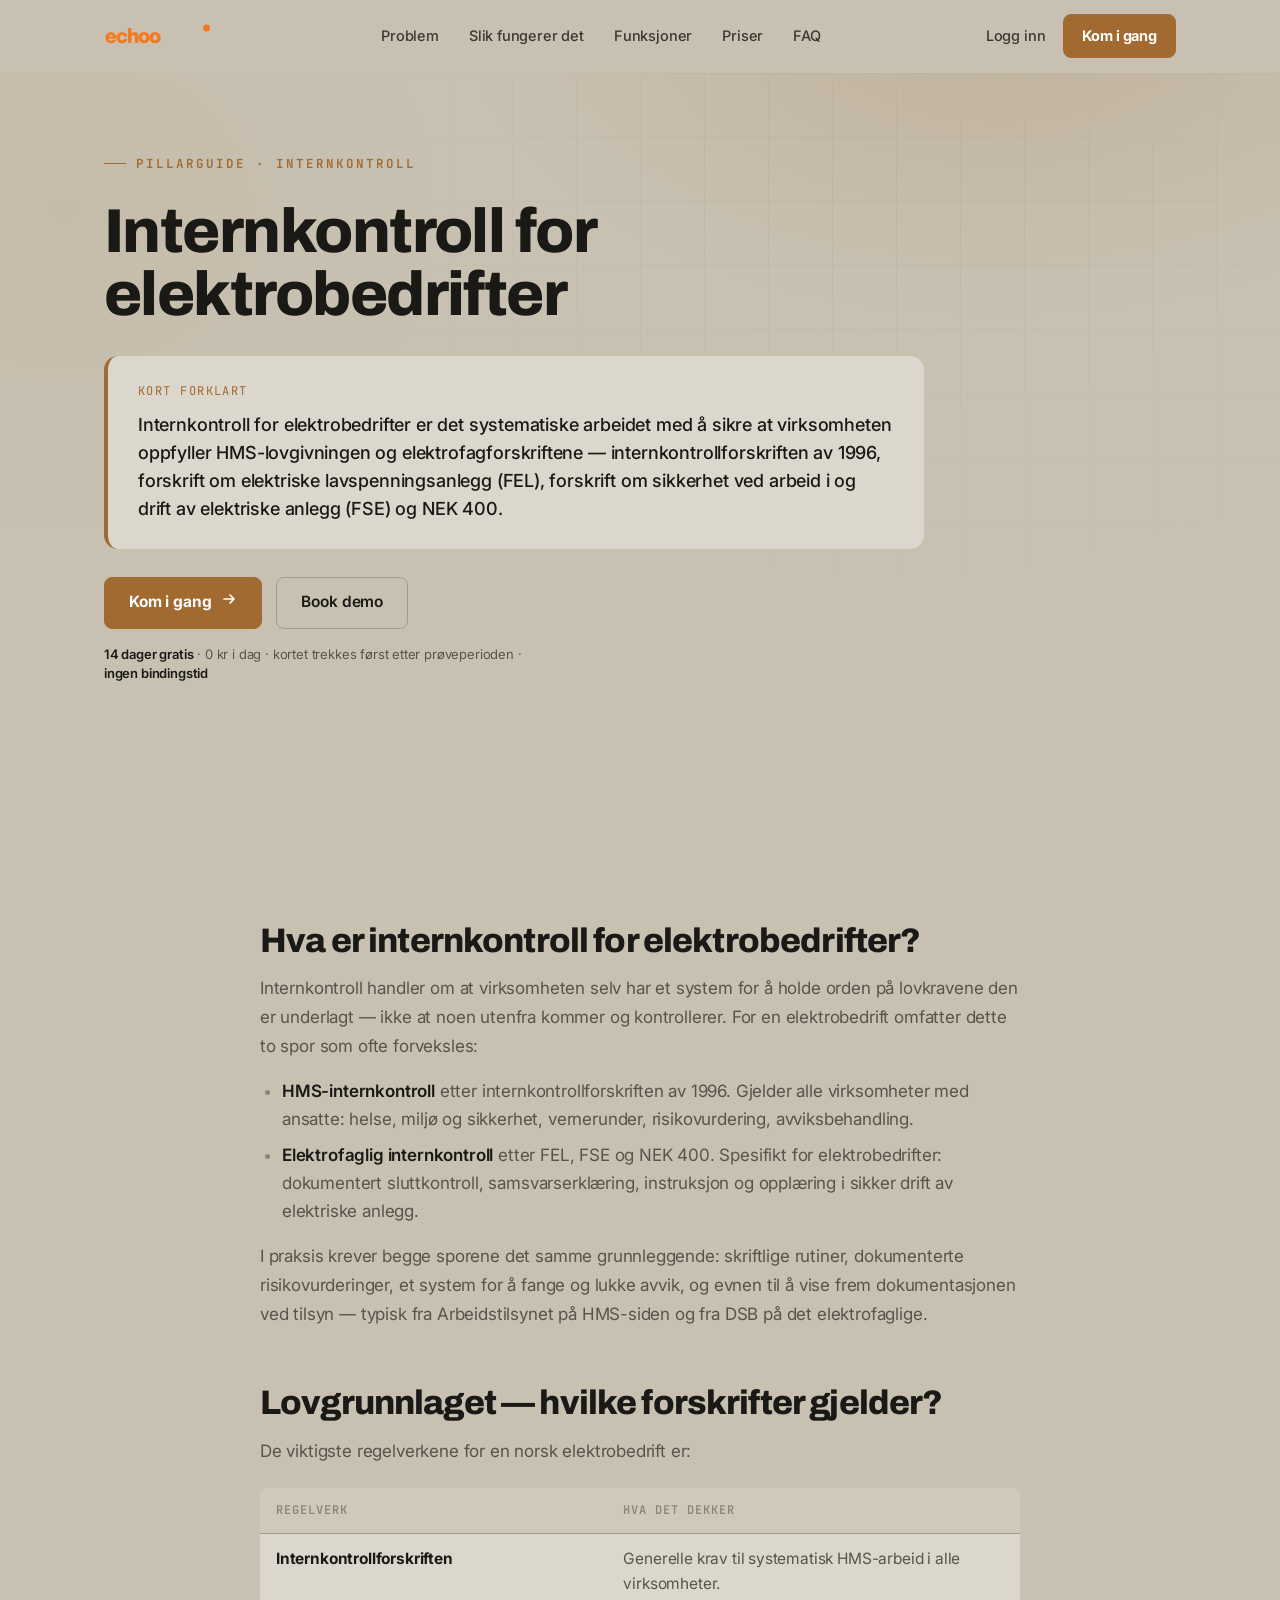
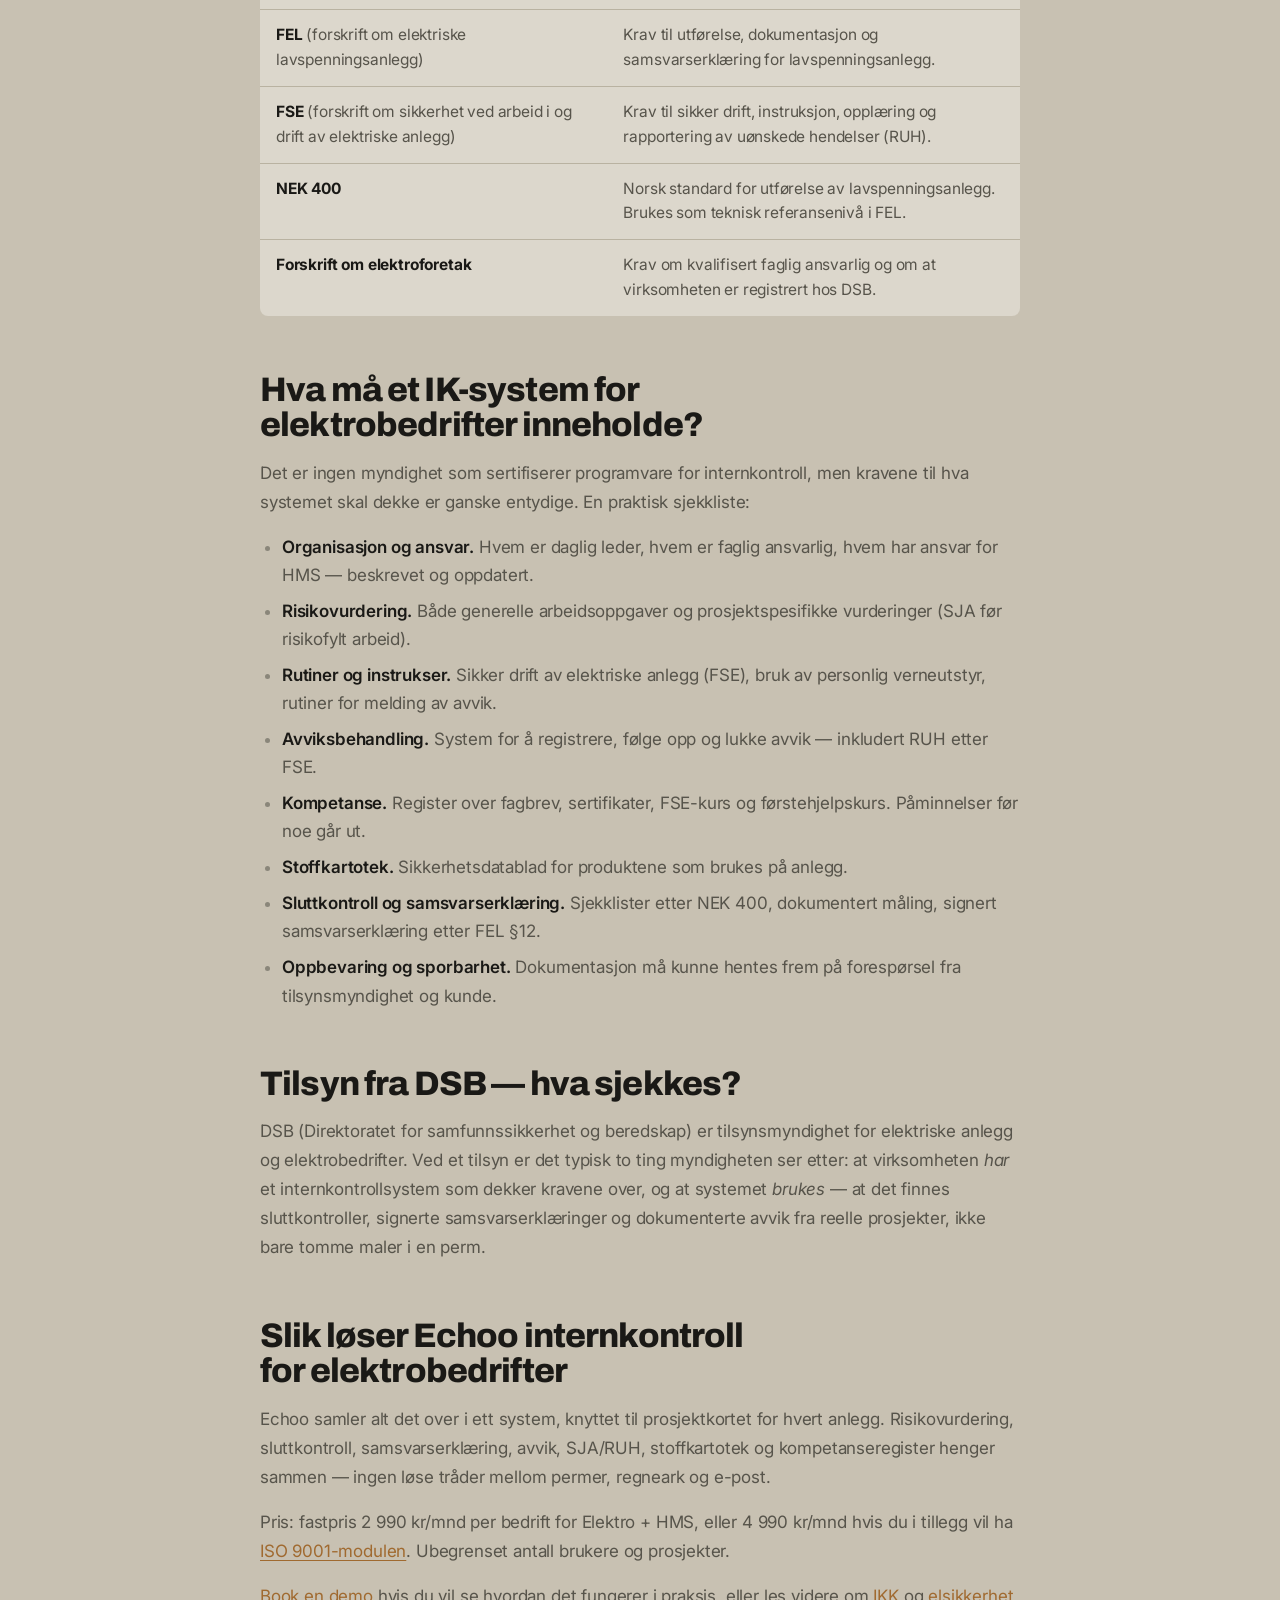
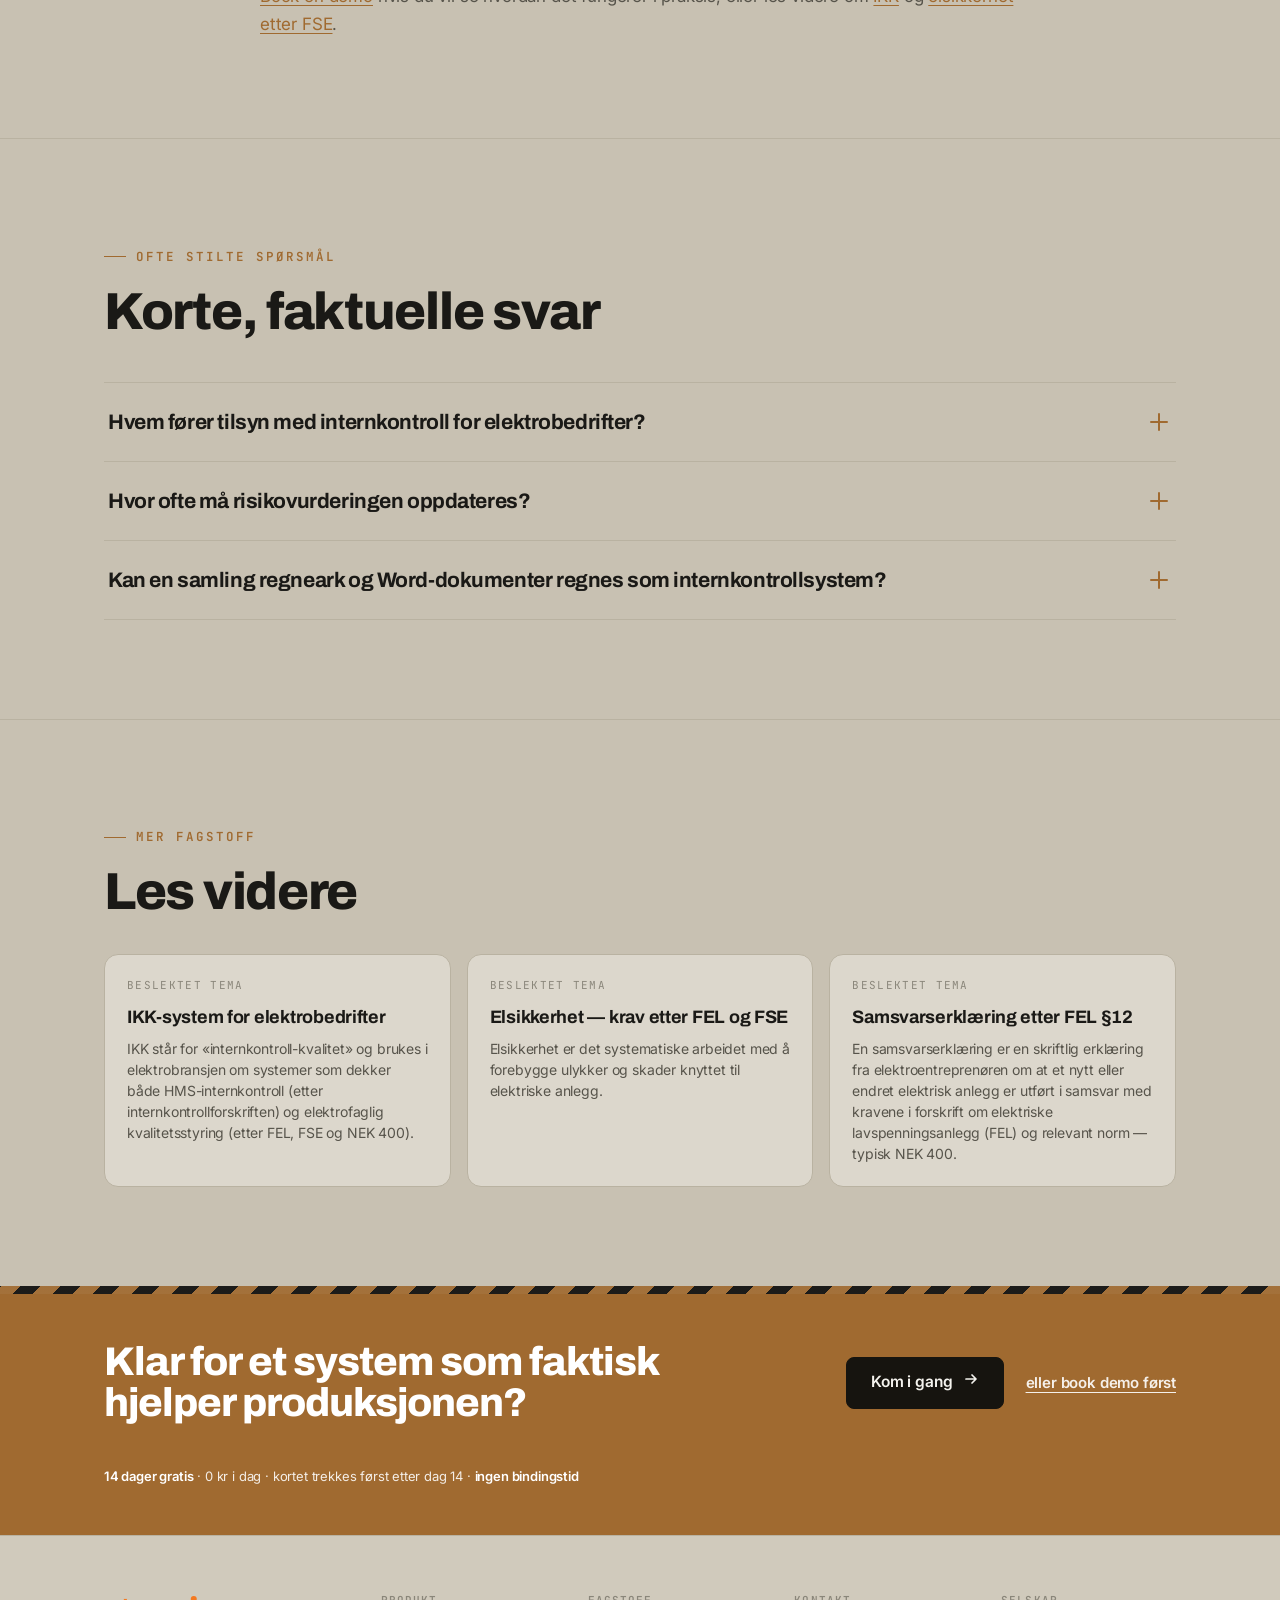
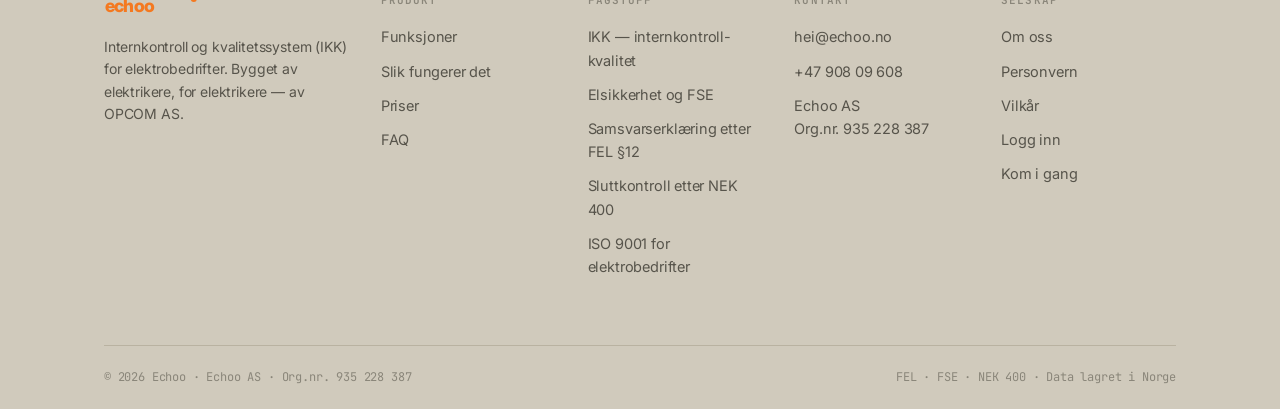
<file: internkontroll-elektro/index.html>
<!DOCTYPE html>
<html lang="nb">
<head>
<meta charset="UTF-8" />
<meta name="viewport" content="width=device-width, initial-scale=1.0" />
<title>Internkontroll for elektrobedrifter — kort og presis guide | Echoo</title>
<meta name="description" content="Hva internkontroll for elektrobedrifter krever etter internkontrollforskriften, FEL, FSE og NEK 400. Hva et IK-system må inneholde — og hvordan Echoo løser det." />
<link rel="canonical" href="https://echoo.no/internkontroll-elektro/" />
<meta name="theme-color" content="#c8c1b2" />
<link rel="icon" type="image/svg+xml" href="/favicon.svg" />

<!-- Open Graph -->
<meta property="og:type" content="article" />
<meta property="og:site_name" content="Echoo" />
<meta property="og:locale" content="nb_NO" />
<meta property="og:url" content="https://echoo.no/internkontroll-elektro/" />
<meta property="og:title" content="Internkontroll for elektrobedrifter — kort og presis guide | Echoo" />
<meta property="og:description" content="Hva internkontroll for elektrobedrifter krever etter internkontrollforskriften, FEL, FSE og NEK 400. Hva et IK-system må inneholde — og hvordan Echoo løser det." />
<meta property="og:image" content="https://echoo.no/og-image.png" />
<meta property="og:image:width" content="1200" />
<meta property="og:image:height" content="630" />

<!-- Twitter -->
<meta name="twitter:card" content="summary_large_image" />
<meta name="twitter:title" content="Internkontroll for elektrobedrifter — kort og presis guide | Echoo" />
<meta name="twitter:description" content="Hva internkontroll for elektrobedrifter krever etter internkontrollforskriften, FEL, FSE og NEK 400. Hva et IK-system må inneholde — og hvordan Echoo løser det." />
<meta name="twitter:image" content="https://echoo.no/og-image.png" />

<link rel="preconnect" href="https://fonts.googleapis.com" />
<link rel="preconnect" href="https://fonts.gstatic.com" crossorigin />
<link rel="preload" as="style" href="https://fonts.googleapis.com/css2?family=Archivo:wght@500;600;700;800;900&family=Inter:wght@400;500;600;700&family=JetBrains+Mono:wght@400;500;600&family=Caveat:wght@600;700&display=swap" onload="this.onload=null;this.rel='stylesheet'" />
<link href="https://fonts.googleapis.com/css2?family=Archivo:wght@500;600;700;800;900&family=Inter:wght@400;500;600;700&family=JetBrains+Mono:wght@400;500;600&family=Caveat:wght@600;700&display=swap" rel="stylesheet" media="print" onload="this.media='all'" />
<noscript><link rel="stylesheet" href="https://fonts.googleapis.com/css2?family=Archivo:wght@500;600;700;800;900&family=Inter:wght@400;500;600;700&family=JetBrains+Mono:wght@400;500;600&family=Caveat:wght@600;700&display=swap" /></noscript>
<link rel="stylesheet" href="/styles.css" />

<script type="application/ld+json">
{
  "@context": "https://schema.org",
  "@type": "TechArticle",
  "headline": "Internkontroll for elektrobedrifter",
  "description": "Hva internkontroll for elektrobedrifter krever etter internkontrollforskriften, FEL, FSE og NEK 400, hva et IK-system må inneholde, og hvordan Echoo løser det.",
  "inLanguage": "nb",
  "datePublished": "2026-06-12",
  "dateModified": "2026-06-12",
  "mainEntityOfPage": {
    "@type": "WebPage",
    "@id": "https://echoo.no/internkontroll-elektro/"
  },
  "author": {
    "@type": "Organization",
    "name": "Echoo",
    "url": "https://echoo.no/"
  },
  "publisher": {
    "@type": "Organization",
    "name": "Echoo AS",
    "logo": {
      "@type": "ImageObject",
      "url": "https://echoo.no/og-image.png"
    }
  },
  "image": "https://echoo.no/og-image.png",
  "about": "Internkontroll for elektrobedrifter"
}
</script>
<script type="application/ld+json">
{
  "@context": "https://schema.org",
  "@type": "BreadcrumbList",
  "itemListElement": [
    {
      "@type": "ListItem",
      "position": 1,
      "name": "Echoo",
      "item": "https://echoo.no/"
    },
    {
      "@type": "ListItem",
      "position": 2,
      "name": "Internkontroll for elektrobedrifter",
      "item": "https://echoo.no/internkontroll-elektro/"
    }
  ]
}
</script>
<script type="application/ld+json">
{
  "@context": "https://schema.org",
  "@type": "FAQPage",
  "mainEntity": [
    {
      "@type": "Question",
      "name": "Hvem fører tilsyn med internkontroll for elektrobedrifter?",
      "acceptedAnswer": {
        "@type": "Answer",
        "text": "Arbeidstilsynet har ansvar for HMS-delen etter internkontrollforskriften, mens DSB (Direktoratet for samfunnssikkerhet og beredskap) har ansvar for den elektrofaglige delen — utførelse etter FEL, drift og arbeid etter FSE. I tillegg fører forsikringsselskaper og oppdragsgivere i bygg- og anleggsbransjen ofte sine egne kontroller."
      }
    },
    {
      "@type": "Question",
      "name": "Hvor ofte må risikovurderingen oppdateres?",
      "acceptedAnswer": {
        "@type": "Answer",
        "text": "Internkontrollforskriften krever at risikovurderingen holdes oppdatert «når forholdene endrer seg». I praksis betyr det at den må revideres ved nye arbeidsoperasjoner, nye anleggstyper, organisasjonsendringer eller etter alvorlige hendelser — og minst gjennomgås årlig."
      }
    },
    {
      "@type": "Question",
      "name": "Kan en samling regneark og Word-dokumenter regnes som internkontrollsystem?",
      "acceptedAnswer": {
        "@type": "Answer",
        "text": "Formelt sett ja — regelverket stiller krav til innholdet, ikke til verktøyet. I praksis blir et regneark- og perm-basert system tungt å holde oppdatert, og særlig vanskelig å bruke i felt. De fleste bedrifter går over til et dedikert IK-system når antall ansatte og prosjekter vokser."
      }
    }
  ]
}
</script>
</head>
<body>

<header class="nav" id="nav">
  <div class="wrap nav-inner">
    <a class="logo" href="/" aria-label="Echoo">
      <svg class="logo-mark" width="116" height="32" viewBox="0 0 200 56" aria-hidden="true"><text x="0" y="40" font-family="Inter, system-ui, sans-serif" font-weight="800" font-size="36" fill="#F47920" letter-spacing="-1.5">echoo</text><circle cx="178" cy="14" r="6" fill="#F47920"/></svg>
    </a>
    <nav class="nav-links">
      <a href="/#problem">Problem</a>
      <a href="/#hvordan">Slik fungerer det</a>
      <a href="/#funksjoner">Funksjoner</a>
      <a href="/#priser">Priser</a>
      <a href="/#faq">FAQ</a>
    </nav>
    <div class="nav-cta">
      <a href="https://app.echoo.no/login" data-app-path="/login" class="nav-login">Logg inn</a>
      <a href="https://app.echoo.no/signup?plan=base" data-app-path="/signup?plan=base" class="btn btn-primary btn-sm">Kom i gang</a>
      <button class="nav-burger" id="navBurger" aria-label="Meny" aria-expanded="false" aria-controls="navMobile"><span></span></button>
    </div>
  </div>
  <div class="nav-mobile" id="navMobile">
    <a class="m-link" href="/#problem">Problem</a>
    <a class="m-link" href="/#hvordan">Slik fungerer det</a>
    <a class="m-link" href="/#funksjoner">Funksjoner</a>
    <a class="m-link" href="/#priser">Priser</a>
    <a class="m-link" href="/#faq">FAQ</a>
    <div class="m-cta">
      <a href="https://app.echoo.no/login" data-app-path="/login" class="btn btn-ghost">Logg inn</a>
      <a href="https://app.echoo.no/signup?plan=base" data-app-path="/signup?plan=base" class="btn btn-primary">Kom i gang</a>
      <a href="/#demo" class="btn btn-ghost" style="background:transparent">Book demo</a>
    </div>
  </div>
</header>

<div id="top"></div>

<!-- Pillar hero -->
<section class="hero pillar">
  <div class="hero-grid"></div>
  <div class="wrap hero-inner">
    <div class="hero-copy">
      <span class="eyebrow">Pillarguide · Internkontroll</span>
      <h1>Internkontroll for elektrobedrifter</h1>
      <div class="def-box reveal">
        <div class="def-label">Kort forklart</div>
        <p>Internkontroll for elektrobedrifter er det systematiske arbeidet med å sikre at virksomheten oppfyller HMS-lovgivningen og elektrofagforskriftene — internkontrollforskriften av 1996, forskrift om elektriske lavspenningsanlegg (FEL), forskrift om sikkerhet ved arbeid i og drift av elektriske anlegg (FSE) og NEK 400.</p>
      </div>
      <div class="hero-cta" style="margin-top:28px">
        <a href="https://app.echoo.no/signup?plan=base" data-app-path="/signup?plan=base" class="btn btn-primary">Kom i gang<span class="btn-arrow"><svg width="16" height="16" viewBox="0 0 16 16" fill="none"><path d="M3 8h9M9 4l4 4-4 4" stroke="currentColor" stroke-width="1.7" stroke-linecap="round" stroke-linejoin="round"/></svg></span></a>
        <a href="/#demo" class="btn btn-ghost">Book demo</a>
      </div>
      <p class="cta-reassure"><b>14 dager gratis</b> · 0 kr i dag · kortet trekkes først etter prøveperioden · <b>ingen bindingstid</b></p>
    </div>
  </div>
</section>

<!-- Article body -->
<section class="pad-y">
  <div class="wrap">
    <article class="article-body reveal">
<h2>Hva er internkontroll for elektrobedrifter?</h2>
<p>Internkontroll handler om at virksomheten selv har et system for å holde orden på lovkravene den er underlagt — ikke at noen utenfra kommer og kontrollerer. For en elektrobedrift omfatter dette to spor som ofte forveksles:</p>
<ul>
  <li><strong>HMS-internkontroll</strong> etter internkontrollforskriften av 1996. Gjelder alle virksomheter med ansatte: helse, miljø og sikkerhet, vernerunder, risikovurdering, avviksbehandling.</li>
  <li><strong>Elektrofaglig internkontroll</strong> etter FEL, FSE og NEK 400. Spesifikt for elektrobedrifter: dokumentert sluttkontroll, samsvarserklæring, instruksjon og opplæring i sikker drift av elektriske anlegg.</li>
</ul>
<p>I praksis krever begge sporene det samme grunnleggende: skriftlige rutiner, dokumenterte risikovurderinger, et system for å fange og lukke avvik, og evnen til å vise frem dokumentasjonen ved tilsyn — typisk fra Arbeidstilsynet på HMS-siden og fra DSB på det elektrofaglige.</p>

<h2>Lovgrunnlaget — hvilke forskrifter gjelder?</h2>
<p>De viktigste regelverkene for en norsk elektrobedrift er:</p>
<table>
  <thead><tr><th>Regelverk</th><th>Hva det dekker</th></tr></thead>
  <tbody>
    <tr><td><strong>Internkontrollforskriften</strong></td><td>Generelle krav til systematisk HMS-arbeid i alle virksomheter.</td></tr>
    <tr><td><strong>FEL</strong> (forskrift om elektriske lavspenningsanlegg)</td><td>Krav til utførelse, dokumentasjon og samsvarserklæring for lavspenningsanlegg.</td></tr>
    <tr><td><strong>FSE</strong> (forskrift om sikkerhet ved arbeid i og drift av elektriske anlegg)</td><td>Krav til sikker drift, instruksjon, opplæring og rapportering av uønskede hendelser (RUH).</td></tr>
    <tr><td><strong>NEK 400</strong></td><td>Norsk standard for utførelse av lavspenningsanlegg. Brukes som teknisk referansenivå i FEL.</td></tr>
    <tr><td><strong>Forskrift om elektroforetak</strong></td><td>Krav om kvalifisert faglig ansvarlig og om at virksomheten er registrert hos DSB.</td></tr>
  </tbody>
</table>

<h2>Hva må et IK-system for elektrobedrifter inneholde?</h2>
<p>Det er ingen myndighet som sertifiserer programvare for internkontroll, men kravene til hva systemet skal dekke er ganske entydige. En praktisk sjekkliste:</p>
<ul>
  <li><strong>Organisasjon og ansvar.</strong> Hvem er daglig leder, hvem er faglig ansvarlig, hvem har ansvar for HMS — beskrevet og oppdatert.</li>
  <li><strong>Risikovurdering.</strong> Både generelle arbeidsoppgaver og prosjektspesifikke vurderinger (SJA før risikofylt arbeid).</li>
  <li><strong>Rutiner og instrukser.</strong> Sikker drift av elektriske anlegg (FSE), bruk av personlig verneutstyr, rutiner for melding av avvik.</li>
  <li><strong>Avviksbehandling.</strong> System for å registrere, følge opp og lukke avvik — inkludert RUH etter FSE.</li>
  <li><strong>Kompetanse.</strong> Register over fagbrev, sertifikater, FSE-kurs og førstehjelpskurs. Påminnelser før noe går ut.</li>
  <li><strong>Stoffkartotek.</strong> Sikkerhetsdatablad for produktene som brukes på anlegg.</li>
  <li><strong>Sluttkontroll og samsvarserklæring.</strong> Sjekklister etter NEK 400, dokumentert måling, signert samsvarserklæring etter FEL §12.</li>
  <li><strong>Oppbevaring og sporbarhet.</strong> Dokumentasjon må kunne hentes frem på forespørsel fra tilsynsmyndighet og kunde.</li>
</ul>

<h2>Tilsyn fra DSB — hva sjekkes?</h2>
<p>DSB (Direktoratet for samfunnssikkerhet og beredskap) er tilsynsmyndighet for elektriske anlegg og elektrobedrifter. Ved et tilsyn er det typisk to ting myndigheten ser etter: at virksomheten <em>har</em> et internkontrollsystem som dekker kravene over, og at systemet <em>brukes</em> — at det finnes sluttkontroller, signerte samsvarserklæringer og dokumenterte avvik fra reelle prosjekter, ikke bare tomme maler i en perm.</p>

<h2>Slik løser Echoo internkontroll for elektrobedrifter</h2>
<p>Echoo samler alt det over i ett system, knyttet til prosjektkortet for hvert anlegg. Risikovurdering, sluttkontroll, samsvarserklæring, avvik, SJA/RUH, stoffkartotek og kompetanseregister henger sammen — ingen løse tråder mellom permer, regneark og e-post.</p>
<p>Pris: fastpris 2 990 kr/mnd per bedrift for Elektro + HMS, eller 4 990 kr/mnd hvis du i tillegg vil ha <a href="/iso-9001-elektro/">ISO 9001-modulen</a>. Ubegrenset antall brukere og prosjekter.</p>
<p><a href="/#demo">Book en demo</a> hvis du vil se hvordan det fungerer i praksis, eller les videre om <a href="/ikk-system/">IKK</a> og <a href="/elsikkerhet/">elsikkerhet etter FSE</a>.</p>
    </article>
  </div>
</section>

<section class="pad-y divider">
  <div class="wrap">
    <div class="section-head reveal">
      <span class="eyebrow">Ofte stilte spørsmål</span>
      <h2>Korte, faktuelle svar</h2>
    </div>
    <div class="faq-list reveal">
      <div class="faq-item">
        <button class="faq-q">Hvem fører tilsyn med internkontroll for elektrobedrifter?<span class="pm"></span></button>
        <div class="faq-a"><div class="inner">Arbeidstilsynet har ansvar for HMS-delen etter internkontrollforskriften, mens DSB (Direktoratet for samfunnssikkerhet og beredskap) har ansvar for den elektrofaglige delen — utførelse etter FEL, drift og arbeid etter FSE. I tillegg fører forsikringsselskaper og oppdragsgivere i bygg- og anleggsbransjen ofte sine egne kontroller.</div></div>
      </div>
      <div class="faq-item">
        <button class="faq-q">Hvor ofte må risikovurderingen oppdateres?<span class="pm"></span></button>
        <div class="faq-a"><div class="inner">Internkontrollforskriften krever at risikovurderingen holdes oppdatert «når forholdene endrer seg». I praksis betyr det at den må revideres ved nye arbeidsoperasjoner, nye anleggstyper, organisasjonsendringer eller etter alvorlige hendelser — og minst gjennomgås årlig.</div></div>
      </div>
      <div class="faq-item">
        <button class="faq-q">Kan en samling regneark og Word-dokumenter regnes som internkontrollsystem?<span class="pm"></span></button>
        <div class="faq-a"><div class="inner">Formelt sett ja — regelverket stiller krav til innholdet, ikke til verktøyet. I praksis blir et regneark- og perm-basert system tungt å holde oppdatert, og særlig vanskelig å bruke i felt. De fleste bedrifter går over til et dedikert IK-system når antall ansatte og prosjekter vokser.</div></div>
      </div>
    </div>
  </div>
</section>

<section class="pad-y divider">
  <div class="wrap">
    <div class="section-head reveal">
      <span class="eyebrow">Mer fagstoff</span>
      <h2>Les videre</h2>
    </div>
    <div class="related reveal">
      <a href="/ikk-system/">
        <div class="lbl">Beslektet tema</div>
        <div class="ttl">IKK-system for elektrobedrifter</div>
        <div class="desc">IKK står for «internkontroll-kvalitet» og brukes i elektrobransjen om systemer som dekker både HMS-internkontroll (etter internkontrollforskriften) og elektrofaglig kvalitetsstyring (etter FEL, FSE og NEK 400).</div>
      </a>
      <a href="/elsikkerhet/">
        <div class="lbl">Beslektet tema</div>
        <div class="ttl">Elsikkerhet — krav etter FEL og FSE</div>
        <div class="desc">Elsikkerhet er det systematiske arbeidet med å forebygge ulykker og skader knyttet til elektriske anlegg.</div>
      </a>
      <a href="/samsvarserklaring/">
        <div class="lbl">Beslektet tema</div>
        <div class="ttl">Samsvarserklæring etter FEL §12</div>
        <div class="desc">En samsvarserklæring er en skriftlig erklæring fra elektroentreprenøren om at et nytt eller endret elektrisk anlegg er utført i samsvar med kravene i forskrift om elektriske lavspenningsanlegg (FEL) og relevant norm — typisk NEK 400.</div>
      </a>
    </div>
  </div>
</section>

<div class="hazard"></div>
<section class="cta-band">
  <div class="wrap">
    <h2>Klar for et system som faktisk hjelper produksjonen?</h2>
    <div class="cta-band-actions">
      <a href="https://app.echoo.no/signup?plan=base" data-app-path="/signup?plan=base" class="btn btn-dark">Kom i gang<span class="btn-arrow"><svg width="16" height="16" viewBox="0 0 16 16" fill="none"><path d="M3 8h9M9 4l4 4-4 4" stroke="currentColor" stroke-width="1.7" stroke-linecap="round" stroke-linejoin="round"/></svg></span></a>
      <a href="/#demo" class="cta-band-link">eller book demo først</a>
    </div>
    <p class="cta-reassure"><b>14 dager gratis</b> · 0 kr i dag · kortet trekkes først etter dag 14 · <b>ingen bindingstid</b></p>
  </div>
</section>
<footer class="footer">
  <div class="wrap">
    <div class="footer-top">
      <div class="col brandcol">
        <a class="logo" href="/"><svg class="logo-mark" width="116" height="32" viewBox="0 0 200 56" aria-hidden="true"><text x="0" y="40" font-family="Inter, system-ui, sans-serif" font-weight="800" font-size="36" fill="#F47920" letter-spacing="-1.5">echoo</text><circle cx="178" cy="14" r="6" fill="#F47920"/></svg></a>
        <p>Internkontroll og kvalitetssystem (IKK) for elektrobedrifter. Bygget av elektrikere, for elektrikere — av OPCOM AS.</p>
      </div>
      <div class="col">
        <h5>Produkt</h5>
        <a href="/#funksjoner">Funksjoner</a>
        <a href="/#hvordan">Slik fungerer det</a>
        <a href="/#priser">Priser</a>
        <a href="/#faq">FAQ</a>
      </div>
      <div class="col col-fagstoff">
        <h5>Fagstoff</h5>
        <a href="/ikk-system/">IKK — internkontroll-kvalitet</a>
        <a href="/elsikkerhet/">Elsikkerhet og FSE</a>
        <a href="/samsvarserklaring/">Samsvarserklæring etter FEL §12</a>
        <a href="/sluttkontroll-elektro/">Sluttkontroll etter NEK 400</a>
        <a href="/iso-9001-elektro/">ISO 9001 for elektrobedrifter</a>
      </div>
      <div class="col">
        <h5>Kontakt</h5>
        <a href="mailto:hei@echoo.no">hei@echoo.no</a>
        <a href="tel:+4790809608">+47 908 09 608</a>
        <p>Echoo AS<br>Org.nr. 935 228 387</p>
      </div>
      <div class="col">
        <h5>Selskap</h5>
        <a href="/#grunnleggere">Om oss</a>
        <a href="/personvern/">Personvern</a>
        <a href="/vilkar/">Vilkår</a>
        <a href="https://app.echoo.no/login" data-app-path="/login">Logg inn</a>
        <a href="https://app.echoo.no/signup?plan=base" data-app-path="/signup?plan=base">Kom i gang</a>
      </div>
    </div>
    <div class="footer-bottom">
      <span>© 2026 Echoo · Echoo AS · Org.nr. 935 228 387</span>
      <span>FEL · FSE · NEK 400 · Data lagret i Norge</span>
    </div>
  </div>
</footer>

<script src="/app.js" defer></script>
</body>
</html>
</file>
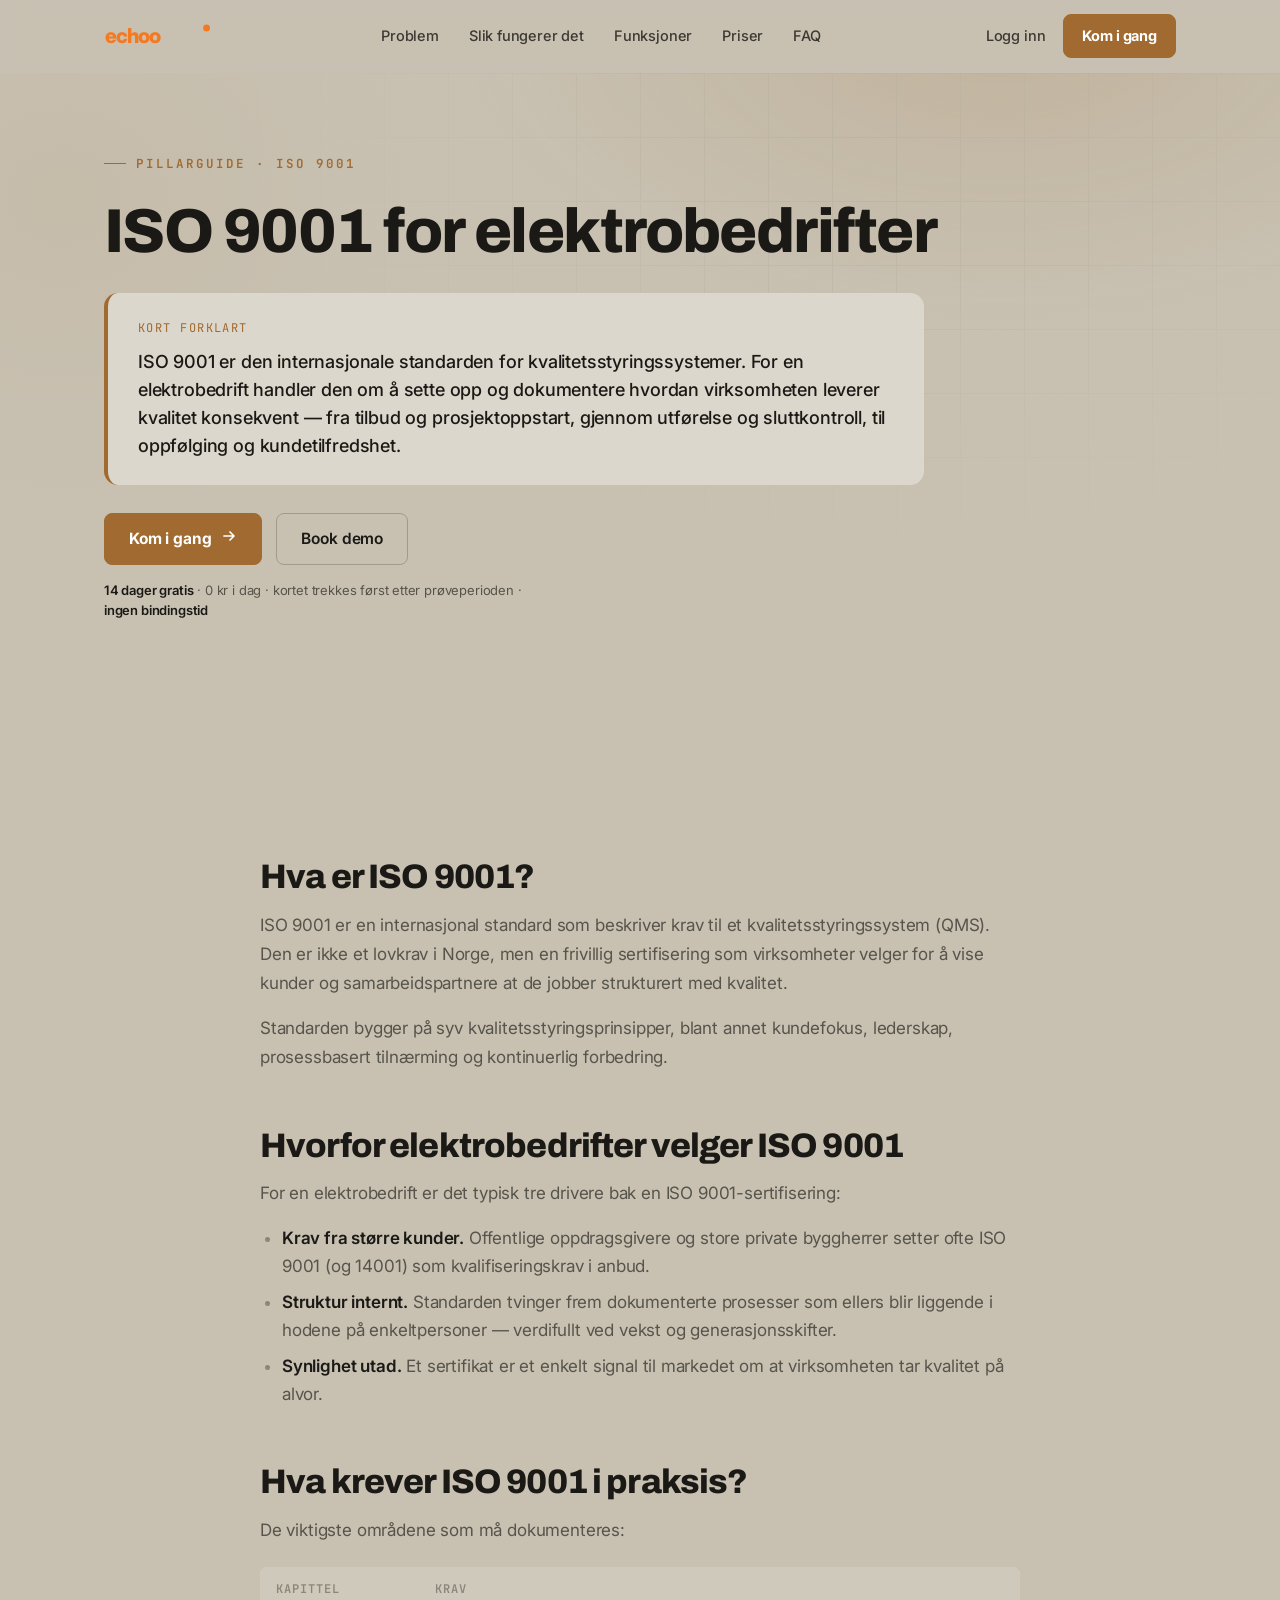
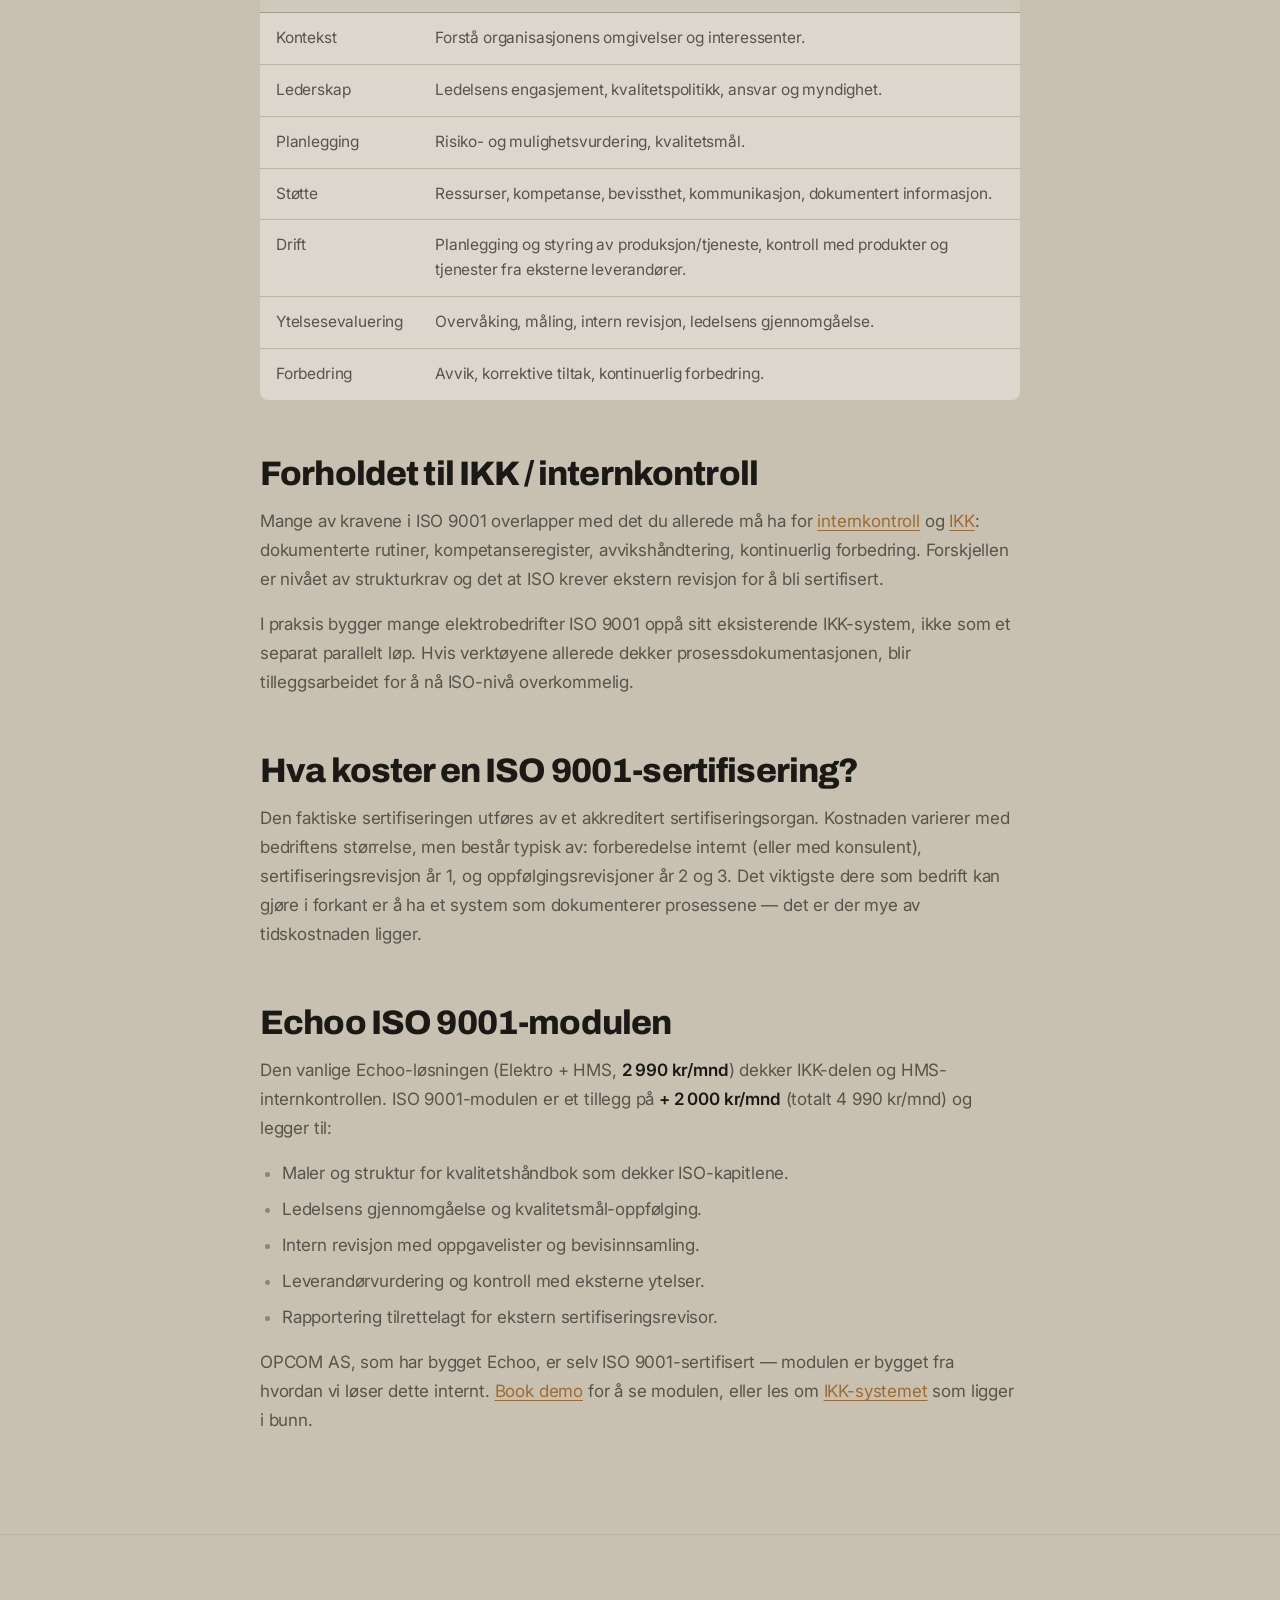
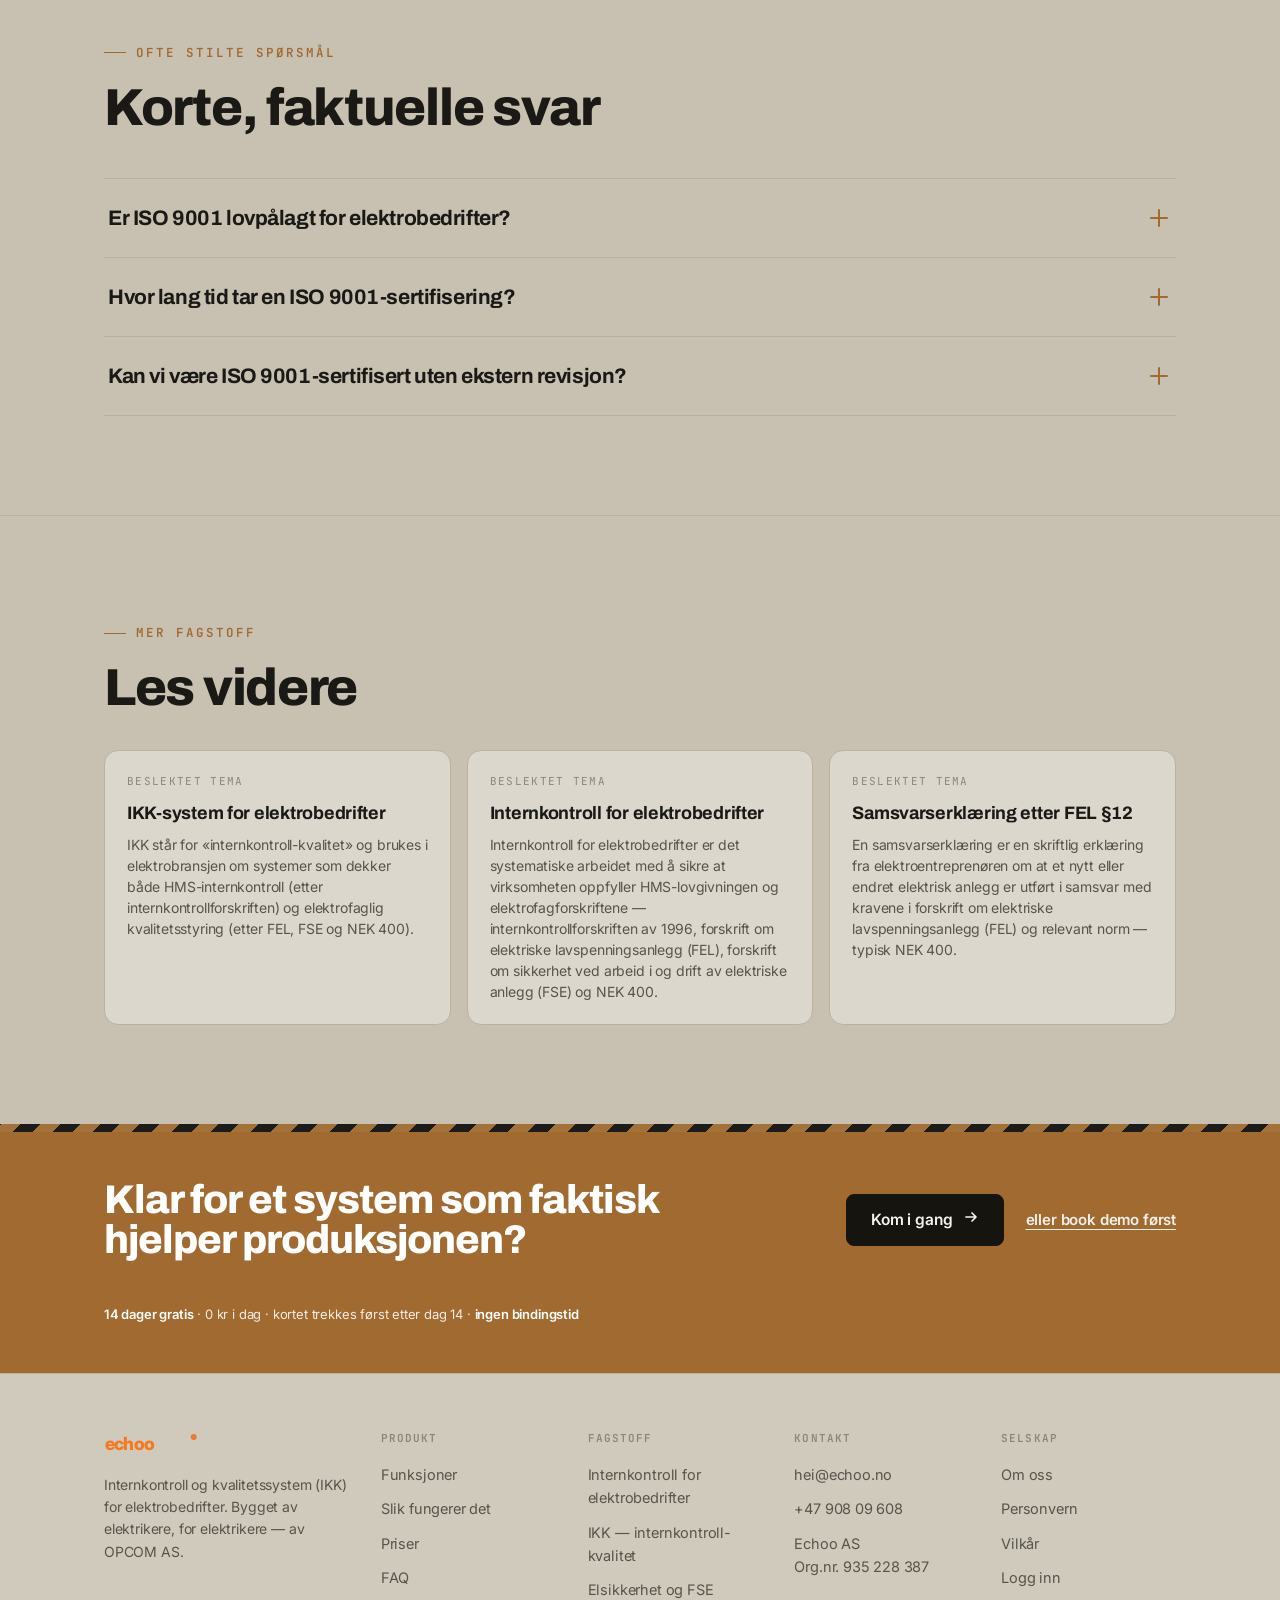
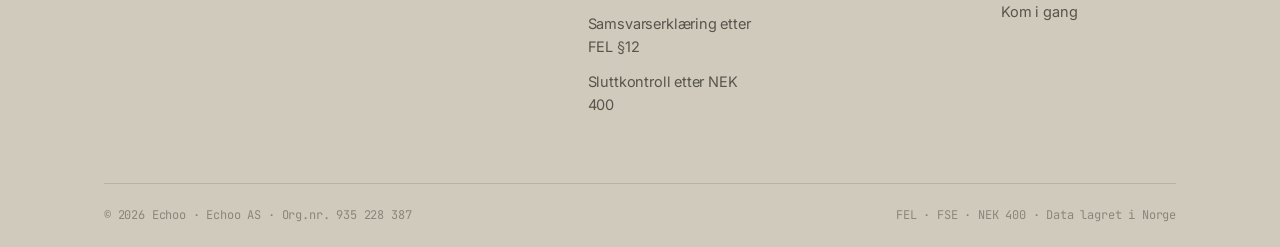
<file: iso-9001-elektro/index.html>
<!DOCTYPE html>
<html lang="nb">
<head>
<meta charset="UTF-8" />
<meta name="viewport" content="width=device-width, initial-scale=1.0" />
<title>ISO 9001 for elektrobedrifter — fordeler, krav og pris | Echoo</title>
<meta name="description" content="ISO 9001 for elektrobedrifter: hva sertifiseringen krever, hva den faktisk gir, og hvordan ISO 9001 og IKK-systemet henger sammen — pluss Echoo ISO 9001-modulen." />
<link rel="canonical" href="https://echoo.no/iso-9001-elektro/" />
<meta name="theme-color" content="#c8c1b2" />
<link rel="icon" type="image/svg+xml" href="/favicon.svg" />

<!-- Open Graph -->
<meta property="og:type" content="article" />
<meta property="og:site_name" content="Echoo" />
<meta property="og:locale" content="nb_NO" />
<meta property="og:url" content="https://echoo.no/iso-9001-elektro/" />
<meta property="og:title" content="ISO 9001 for elektrobedrifter — fordeler, krav og pris | Echoo" />
<meta property="og:description" content="ISO 9001 for elektrobedrifter: hva sertifiseringen krever, hva den faktisk gir, og hvordan ISO 9001 og IKK-systemet henger sammen — pluss Echoo ISO 9001-modulen." />
<meta property="og:image" content="https://echoo.no/og-image.png" />
<meta property="og:image:width" content="1200" />
<meta property="og:image:height" content="630" />

<!-- Twitter -->
<meta name="twitter:card" content="summary_large_image" />
<meta name="twitter:title" content="ISO 9001 for elektrobedrifter — fordeler, krav og pris | Echoo" />
<meta name="twitter:description" content="ISO 9001 for elektrobedrifter: hva sertifiseringen krever, hva den faktisk gir, og hvordan ISO 9001 og IKK-systemet henger sammen — pluss Echoo ISO 9001-modulen." />
<meta name="twitter:image" content="https://echoo.no/og-image.png" />

<link rel="preconnect" href="https://fonts.googleapis.com" />
<link rel="preconnect" href="https://fonts.gstatic.com" crossorigin />
<link rel="preload" as="style" href="https://fonts.googleapis.com/css2?family=Archivo:wght@500;600;700;800;900&family=Inter:wght@400;500;600;700&family=JetBrains+Mono:wght@400;500;600&family=Caveat:wght@600;700&display=swap" onload="this.onload=null;this.rel='stylesheet'" />
<link href="https://fonts.googleapis.com/css2?family=Archivo:wght@500;600;700;800;900&family=Inter:wght@400;500;600;700&family=JetBrains+Mono:wght@400;500;600&family=Caveat:wght@600;700&display=swap" rel="stylesheet" media="print" onload="this.media='all'" />
<noscript><link rel="stylesheet" href="https://fonts.googleapis.com/css2?family=Archivo:wght@500;600;700;800;900&family=Inter:wght@400;500;600;700&family=JetBrains+Mono:wght@400;500;600&family=Caveat:wght@600;700&display=swap" /></noscript>
<link rel="stylesheet" href="/styles.css" />

<script type="application/ld+json">
{
  "@context": "https://schema.org",
  "@type": "TechArticle",
  "headline": "ISO 9001 for elektrobedrifter",
  "description": "ISO 9001 for elektrobedrifter: krav, fordeler, forholdet til IKK-systemet og hvordan modulen i Echoo løser det.",
  "inLanguage": "nb",
  "datePublished": "2026-06-12",
  "dateModified": "2026-06-12",
  "mainEntityOfPage": {
    "@type": "WebPage",
    "@id": "https://echoo.no/iso-9001-elektro/"
  },
  "author": {
    "@type": "Organization",
    "name": "Echoo",
    "url": "https://echoo.no/"
  },
  "publisher": {
    "@type": "Organization",
    "name": "Echoo AS",
    "logo": {
      "@type": "ImageObject",
      "url": "https://echoo.no/og-image.png"
    }
  },
  "image": "https://echoo.no/og-image.png",
  "about": "ISO 9001 for elektrobedrifter"
}
</script>
<script type="application/ld+json">
{
  "@context": "https://schema.org",
  "@type": "BreadcrumbList",
  "itemListElement": [
    {
      "@type": "ListItem",
      "position": 1,
      "name": "Echoo",
      "item": "https://echoo.no/"
    },
    {
      "@type": "ListItem",
      "position": 2,
      "name": "ISO 9001 for elektrobedrifter",
      "item": "https://echoo.no/iso-9001-elektro/"
    }
  ]
}
</script>
<script type="application/ld+json">
{
  "@context": "https://schema.org",
  "@type": "FAQPage",
  "mainEntity": [
    {
      "@type": "Question",
      "name": "Er ISO 9001 lovpålagt for elektrobedrifter?",
      "acceptedAnswer": {
        "@type": "Answer",
        "text": "Nei. ISO 9001 er en frivillig sertifisering. Mange elektrobedrifter velger den likevel fordi større oppdragsgivere — særlig offentlige innkjøpere og store byggherrer — krever sertifisering for å kunne delta i anbud."
      }
    },
    {
      "@type": "Question",
      "name": "Hvor lang tid tar en ISO 9001-sertifisering?",
      "acceptedAnswer": {
        "@type": "Answer",
        "text": "Avhenger av hvor strukturert virksomheten allerede er. Bedrifter med et velfungerende IKK-system har typisk sertifikatet innen 6–12 måneder, mens bedrifter som starter fra bunnen ofte bruker 12–18 måneder. Selve sertifiseringsrevisjonen tar 1–3 dager, men forberedelsene er det som tar tid."
      }
    },
    {
      "@type": "Question",
      "name": "Kan vi være ISO 9001-sertifisert uten ekstern revisjon?",
      "acceptedAnswer": {
        "@type": "Answer",
        "text": "Nei — sertifisering forutsetter en revisjon fra et akkreditert sertifiseringsorgan. Bedriften kan godt jobbe «etter ISO 9001» internt uten å være sertifisert, men da kan man ikke markedsføre seg som ISO-sertifisert. Det er sertifikatet, ikke arbeidet, som er det formelle dokumentet."
      }
    }
  ]
}
</script>
</head>
<body>

<header class="nav" id="nav">
  <div class="wrap nav-inner">
    <a class="logo" href="/" aria-label="Echoo">
      <svg class="logo-mark" width="116" height="32" viewBox="0 0 200 56" aria-hidden="true"><text x="0" y="40" font-family="Inter, system-ui, sans-serif" font-weight="800" font-size="36" fill="#F47920" letter-spacing="-1.5">echoo</text><circle cx="178" cy="14" r="6" fill="#F47920"/></svg>
    </a>
    <nav class="nav-links">
      <a href="/#problem">Problem</a>
      <a href="/#hvordan">Slik fungerer det</a>
      <a href="/#funksjoner">Funksjoner</a>
      <a href="/#priser">Priser</a>
      <a href="/#faq">FAQ</a>
    </nav>
    <div class="nav-cta">
      <a href="https://app.echoo.no/login" data-app-path="/login" class="nav-login">Logg inn</a>
      <a href="https://app.echoo.no/signup?plan=base" data-app-path="/signup?plan=base" class="btn btn-primary btn-sm">Kom i gang</a>
      <button class="nav-burger" id="navBurger" aria-label="Meny" aria-expanded="false" aria-controls="navMobile"><span></span></button>
    </div>
  </div>
  <div class="nav-mobile" id="navMobile">
    <a class="m-link" href="/#problem">Problem</a>
    <a class="m-link" href="/#hvordan">Slik fungerer det</a>
    <a class="m-link" href="/#funksjoner">Funksjoner</a>
    <a class="m-link" href="/#priser">Priser</a>
    <a class="m-link" href="/#faq">FAQ</a>
    <div class="m-cta">
      <a href="https://app.echoo.no/login" data-app-path="/login" class="btn btn-ghost">Logg inn</a>
      <a href="https://app.echoo.no/signup?plan=base" data-app-path="/signup?plan=base" class="btn btn-primary">Kom i gang</a>
      <a href="/#demo" class="btn btn-ghost" style="background:transparent">Book demo</a>
    </div>
  </div>
</header>

<div id="top"></div>

<!-- Pillar hero -->
<section class="hero pillar">
  <div class="hero-grid"></div>
  <div class="wrap hero-inner">
    <div class="hero-copy">
      <span class="eyebrow">Pillarguide · ISO 9001</span>
      <h1>ISO 9001 for elektrobedrifter</h1>
      <div class="def-box reveal">
        <div class="def-label">Kort forklart</div>
        <p>ISO 9001 er den internasjonale standarden for kvalitetsstyringssystemer. For en elektrobedrift handler den om å sette opp og dokumentere hvordan virksomheten leverer kvalitet konsekvent — fra tilbud og prosjektoppstart, gjennom utførelse og sluttkontroll, til oppfølging og kundetilfredshet.</p>
      </div>
      <div class="hero-cta" style="margin-top:28px">
        <a href="https://app.echoo.no/signup?plan=base" data-app-path="/signup?plan=base" class="btn btn-primary">Kom i gang<span class="btn-arrow"><svg width="16" height="16" viewBox="0 0 16 16" fill="none"><path d="M3 8h9M9 4l4 4-4 4" stroke="currentColor" stroke-width="1.7" stroke-linecap="round" stroke-linejoin="round"/></svg></span></a>
        <a href="/#demo" class="btn btn-ghost">Book demo</a>
      </div>
      <p class="cta-reassure"><b>14 dager gratis</b> · 0 kr i dag · kortet trekkes først etter prøveperioden · <b>ingen bindingstid</b></p>
    </div>
  </div>
</section>

<!-- Article body -->
<section class="pad-y">
  <div class="wrap">
    <article class="article-body reveal">
<h2>Hva er ISO 9001?</h2>
<p>ISO 9001 er en internasjonal standard som beskriver krav til et kvalitetsstyringssystem (QMS). Den er ikke et lovkrav i Norge, men en frivillig sertifisering som virksomheter velger for å vise kunder og samarbeidspartnere at de jobber strukturert med kvalitet.</p>
<p>Standarden bygger på syv kvalitetsstyringsprinsipper, blant annet kundefokus, lederskap, prosessbasert tilnærming og kontinuerlig forbedring.</p>

<h2>Hvorfor elektrobedrifter velger ISO 9001</h2>
<p>For en elektrobedrift er det typisk tre drivere bak en ISO 9001-sertifisering:</p>
<ul>
  <li><strong>Krav fra større kunder.</strong> Offentlige oppdragsgivere og store private byggherrer setter ofte ISO 9001 (og 14001) som kvalifiseringskrav i anbud.</li>
  <li><strong>Struktur internt.</strong> Standarden tvinger frem dokumenterte prosesser som ellers blir liggende i hodene på enkeltpersoner — verdifullt ved vekst og generasjonsskifter.</li>
  <li><strong>Synlighet utad.</strong> Et sertifikat er et enkelt signal til markedet om at virksomheten tar kvalitet på alvor.</li>
</ul>

<h2>Hva krever ISO 9001 i praksis?</h2>
<p>De viktigste områdene som må dokumenteres:</p>
<table>
  <thead><tr><th>Kapittel</th><th>Krav</th></tr></thead>
  <tbody>
    <tr><td>Kontekst</td><td>Forstå organisasjonens omgivelser og interessenter.</td></tr>
    <tr><td>Lederskap</td><td>Ledelsens engasjement, kvalitetspolitikk, ansvar og myndighet.</td></tr>
    <tr><td>Planlegging</td><td>Risiko- og mulighetsvurdering, kvalitetsmål.</td></tr>
    <tr><td>Støtte</td><td>Ressurser, kompetanse, bevissthet, kommunikasjon, dokumentert informasjon.</td></tr>
    <tr><td>Drift</td><td>Planlegging og styring av produksjon/tjeneste, kontroll med produkter og tjenester fra eksterne leverandører.</td></tr>
    <tr><td>Ytelsesevaluering</td><td>Overvåking, måling, intern revisjon, ledelsens gjennomgåelse.</td></tr>
    <tr><td>Forbedring</td><td>Avvik, korrektive tiltak, kontinuerlig forbedring.</td></tr>
  </tbody>
</table>

<h2>Forholdet til IKK / internkontroll</h2>
<p>Mange av kravene i ISO 9001 overlapper med det du allerede må ha for <a href="/internkontroll-elektro/">internkontroll</a> og <a href="/ikk-system/">IKK</a>: dokumenterte rutiner, kompetanseregister, avvikshåndtering, kontinuerlig forbedring. Forskjellen er nivået av strukturkrav og det at ISO krever ekstern revisjon for å bli sertifisert.</p>
<p>I praksis bygger mange elektrobedrifter ISO 9001 oppå sitt eksisterende IKK-system, ikke som et separat parallelt løp. Hvis verktøyene allerede dekker prosessdokumentasjonen, blir tilleggsarbeidet for å nå ISO-nivå overkommelig.</p>

<h2>Hva koster en ISO 9001-sertifisering?</h2>
<p>Den faktiske sertifiseringen utføres av et akkreditert sertifiseringsorgan. Kostnaden varierer med bedriftens størrelse, men består typisk av: forberedelse internt (eller med konsulent), sertifiseringsrevisjon år 1, og oppfølgingsrevisjoner år 2 og 3. Det viktigste dere som bedrift kan gjøre i forkant er å ha et system som dokumenterer prosessene — det er der mye av tidskostnaden ligger.</p>

<h2>Echoo ISO 9001-modulen</h2>
<p>Den vanlige Echoo-løsningen (Elektro + HMS, <strong>2 990 kr/mnd</strong>) dekker IKK-delen og HMS-internkontrollen. ISO 9001-modulen er et tillegg på <strong>+ 2 000 kr/mnd</strong> (totalt 4 990 kr/mnd) og legger til:</p>
<ul>
  <li>Maler og struktur for kvalitetshåndbok som dekker ISO-kapitlene.</li>
  <li>Ledelsens gjennomgåelse og kvalitetsmål-oppfølging.</li>
  <li>Intern revisjon med oppgavelister og bevisinnsamling.</li>
  <li>Leverandørvurdering og kontroll med eksterne ytelser.</li>
  <li>Rapportering tilrettelagt for ekstern sertifiseringsrevisor.</li>
</ul>
<p>OPCOM AS, som har bygget Echoo, er selv ISO 9001-sertifisert — modulen er bygget fra hvordan vi løser dette internt. <a href="/#demo">Book demo</a> for å se modulen, eller les om <a href="/ikk-system/">IKK-systemet</a> som ligger i bunn.</p>
    </article>
  </div>
</section>

<section class="pad-y divider">
  <div class="wrap">
    <div class="section-head reveal">
      <span class="eyebrow">Ofte stilte spørsmål</span>
      <h2>Korte, faktuelle svar</h2>
    </div>
    <div class="faq-list reveal">
      <div class="faq-item">
        <button class="faq-q">Er ISO 9001 lovpålagt for elektrobedrifter?<span class="pm"></span></button>
        <div class="faq-a"><div class="inner">Nei. ISO 9001 er en frivillig sertifisering. Mange elektrobedrifter velger den likevel fordi større oppdragsgivere — særlig offentlige innkjøpere og store byggherrer — krever sertifisering for å kunne delta i anbud.</div></div>
      </div>
      <div class="faq-item">
        <button class="faq-q">Hvor lang tid tar en ISO 9001-sertifisering?<span class="pm"></span></button>
        <div class="faq-a"><div class="inner">Avhenger av hvor strukturert virksomheten allerede er. Bedrifter med et velfungerende IKK-system har typisk sertifikatet innen 6–12 måneder, mens bedrifter som starter fra bunnen ofte bruker 12–18 måneder. Selve sertifiseringsrevisjonen tar 1–3 dager, men forberedelsene er det som tar tid.</div></div>
      </div>
      <div class="faq-item">
        <button class="faq-q">Kan vi være ISO 9001-sertifisert uten ekstern revisjon?<span class="pm"></span></button>
        <div class="faq-a"><div class="inner">Nei — sertifisering forutsetter en revisjon fra et akkreditert sertifiseringsorgan. Bedriften kan godt jobbe «etter ISO 9001» internt uten å være sertifisert, men da kan man ikke markedsføre seg som ISO-sertifisert. Det er sertifikatet, ikke arbeidet, som er det formelle dokumentet.</div></div>
      </div>
    </div>
  </div>
</section>

<section class="pad-y divider">
  <div class="wrap">
    <div class="section-head reveal">
      <span class="eyebrow">Mer fagstoff</span>
      <h2>Les videre</h2>
    </div>
    <div class="related reveal">
      <a href="/ikk-system/">
        <div class="lbl">Beslektet tema</div>
        <div class="ttl">IKK-system for elektrobedrifter</div>
        <div class="desc">IKK står for «internkontroll-kvalitet» og brukes i elektrobransjen om systemer som dekker både HMS-internkontroll (etter internkontrollforskriften) og elektrofaglig kvalitetsstyring (etter FEL, FSE og NEK 400).</div>
      </a>
      <a href="/internkontroll-elektro/">
        <div class="lbl">Beslektet tema</div>
        <div class="ttl">Internkontroll for elektrobedrifter</div>
        <div class="desc">Internkontroll for elektrobedrifter er det systematiske arbeidet med å sikre at virksomheten oppfyller HMS-lovgivningen og elektrofagforskriftene — internkontrollforskriften av 1996, forskrift om elektriske lavspenningsanlegg (FEL), forskrift om sikkerhet ved arbeid i og drift av elektriske anlegg (FSE) og NEK 400.</div>
      </a>
      <a href="/samsvarserklaring/">
        <div class="lbl">Beslektet tema</div>
        <div class="ttl">Samsvarserklæring etter FEL §12</div>
        <div class="desc">En samsvarserklæring er en skriftlig erklæring fra elektroentreprenøren om at et nytt eller endret elektrisk anlegg er utført i samsvar med kravene i forskrift om elektriske lavspenningsanlegg (FEL) og relevant norm — typisk NEK 400.</div>
      </a>
    </div>
  </div>
</section>

<div class="hazard"></div>
<section class="cta-band">
  <div class="wrap">
    <h2>Klar for et system som faktisk hjelper produksjonen?</h2>
    <div class="cta-band-actions">
      <a href="https://app.echoo.no/signup?plan=base" data-app-path="/signup?plan=base" class="btn btn-dark">Kom i gang<span class="btn-arrow"><svg width="16" height="16" viewBox="0 0 16 16" fill="none"><path d="M3 8h9M9 4l4 4-4 4" stroke="currentColor" stroke-width="1.7" stroke-linecap="round" stroke-linejoin="round"/></svg></span></a>
      <a href="/#demo" class="cta-band-link">eller book demo først</a>
    </div>
    <p class="cta-reassure"><b>14 dager gratis</b> · 0 kr i dag · kortet trekkes først etter dag 14 · <b>ingen bindingstid</b></p>
  </div>
</section>
<footer class="footer">
  <div class="wrap">
    <div class="footer-top">
      <div class="col brandcol">
        <a class="logo" href="/"><svg class="logo-mark" width="116" height="32" viewBox="0 0 200 56" aria-hidden="true"><text x="0" y="40" font-family="Inter, system-ui, sans-serif" font-weight="800" font-size="36" fill="#F47920" letter-spacing="-1.5">echoo</text><circle cx="178" cy="14" r="6" fill="#F47920"/></svg></a>
        <p>Internkontroll og kvalitetssystem (IKK) for elektrobedrifter. Bygget av elektrikere, for elektrikere — av OPCOM AS.</p>
      </div>
      <div class="col">
        <h5>Produkt</h5>
        <a href="/#funksjoner">Funksjoner</a>
        <a href="/#hvordan">Slik fungerer det</a>
        <a href="/#priser">Priser</a>
        <a href="/#faq">FAQ</a>
      </div>
      <div class="col col-fagstoff">
        <h5>Fagstoff</h5>
        <a href="/internkontroll-elektro/">Internkontroll for elektrobedrifter</a>
        <a href="/ikk-system/">IKK — internkontroll-kvalitet</a>
        <a href="/elsikkerhet/">Elsikkerhet og FSE</a>
        <a href="/samsvarserklaring/">Samsvarserklæring etter FEL §12</a>
        <a href="/sluttkontroll-elektro/">Sluttkontroll etter NEK 400</a>
      </div>
      <div class="col">
        <h5>Kontakt</h5>
        <a href="mailto:hei@echoo.no">hei@echoo.no</a>
        <a href="tel:+4790809608">+47 908 09 608</a>
        <p>Echoo AS<br>Org.nr. 935 228 387</p>
      </div>
      <div class="col">
        <h5>Selskap</h5>
        <a href="/#grunnleggere">Om oss</a>
        <a href="/personvern/">Personvern</a>
        <a href="/vilkar/">Vilkår</a>
        <a href="https://app.echoo.no/login" data-app-path="/login">Logg inn</a>
        <a href="https://app.echoo.no/signup?plan=base" data-app-path="/signup?plan=base">Kom i gang</a>
      </div>
    </div>
    <div class="footer-bottom">
      <span>© 2026 Echoo · Echoo AS · Org.nr. 935 228 387</span>
      <span>FEL · FSE · NEK 400 · Data lagret i Norge</span>
    </div>
  </div>
</footer>

<script src="/app.js" defer></script>
</body>
</html>
</file>
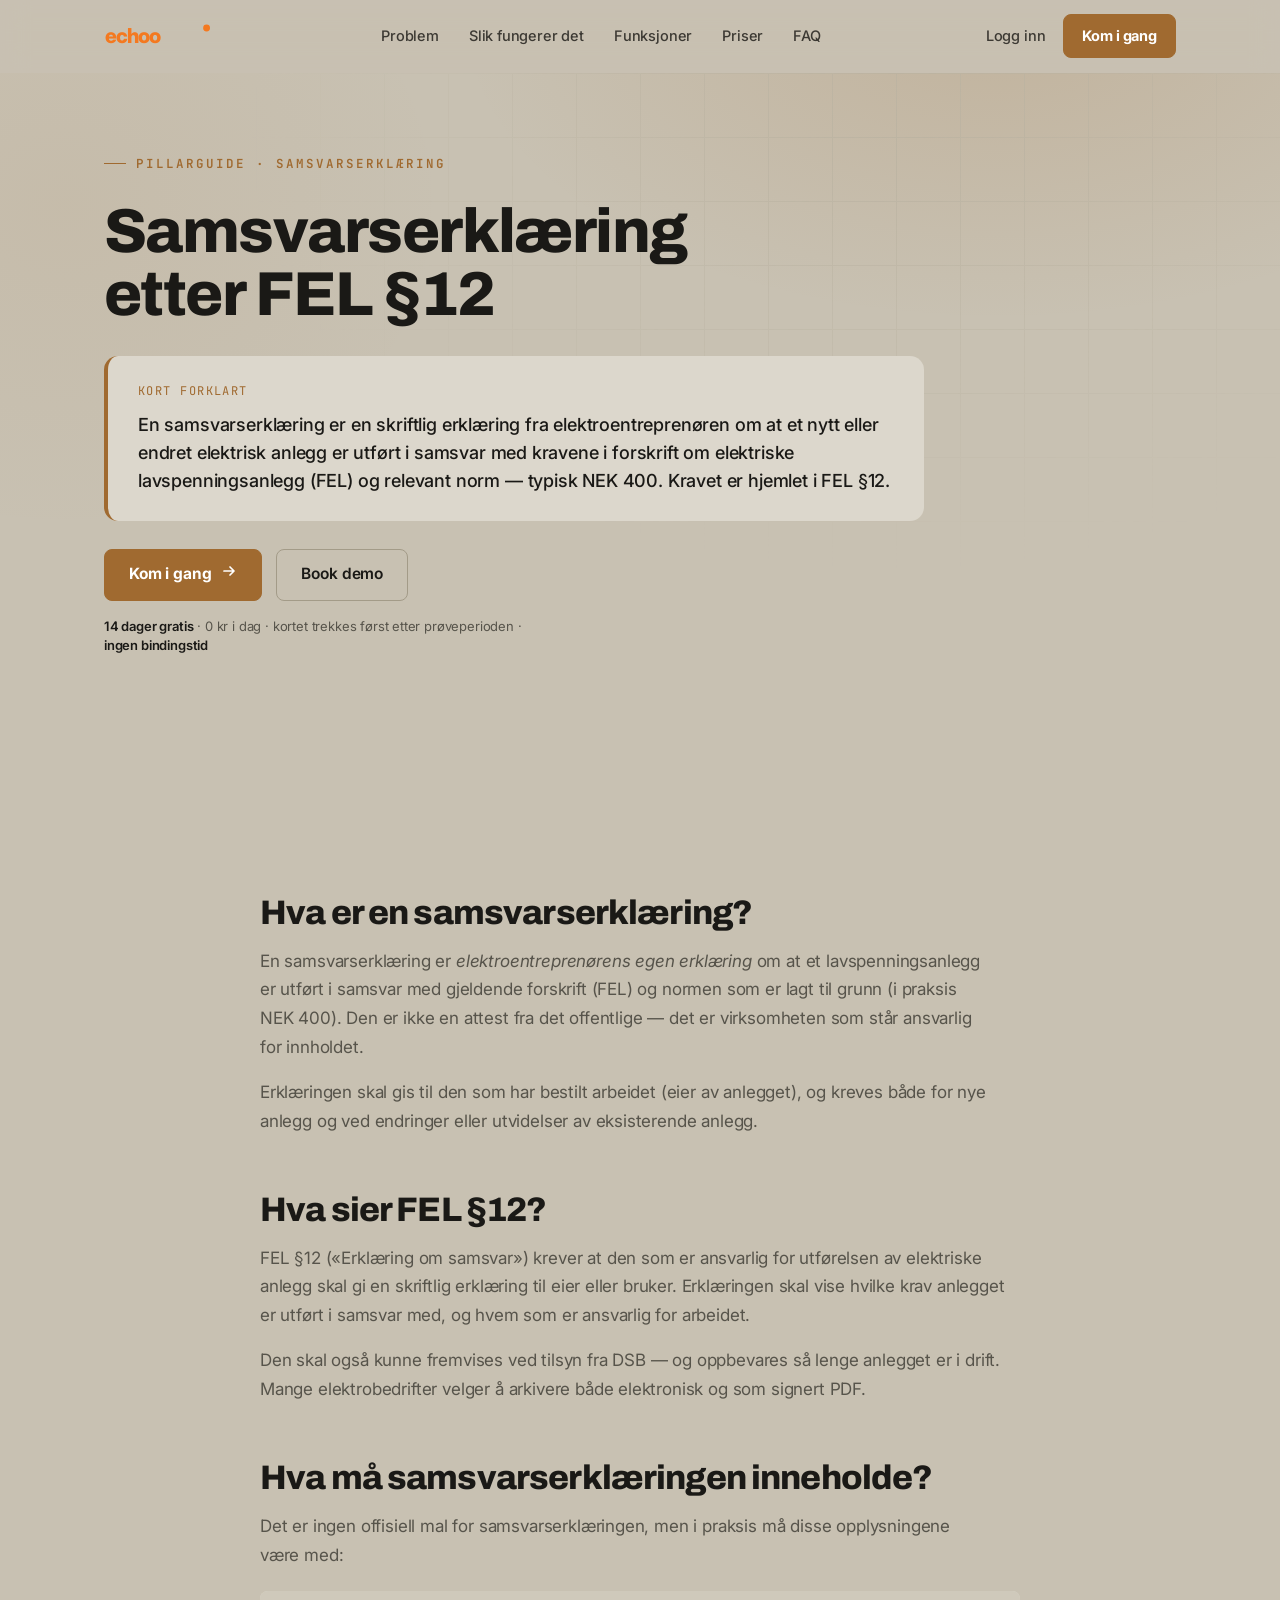
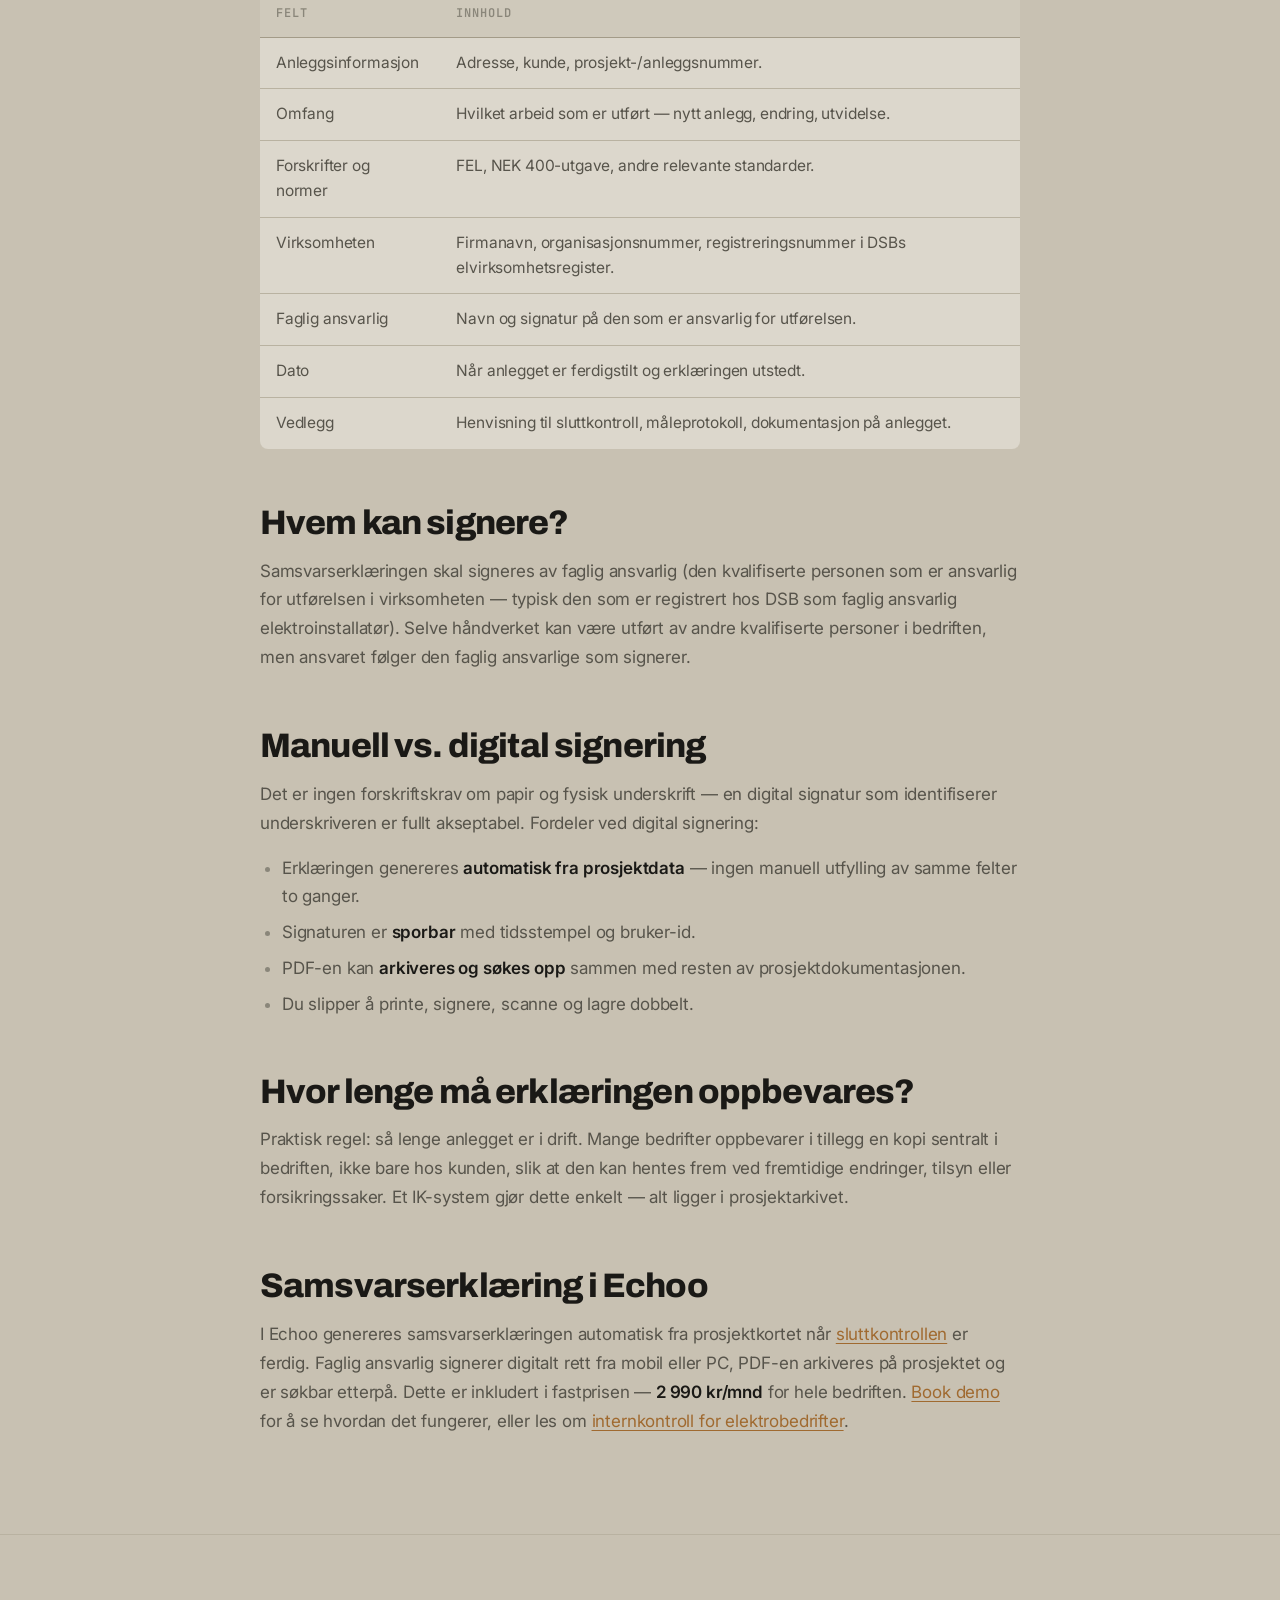
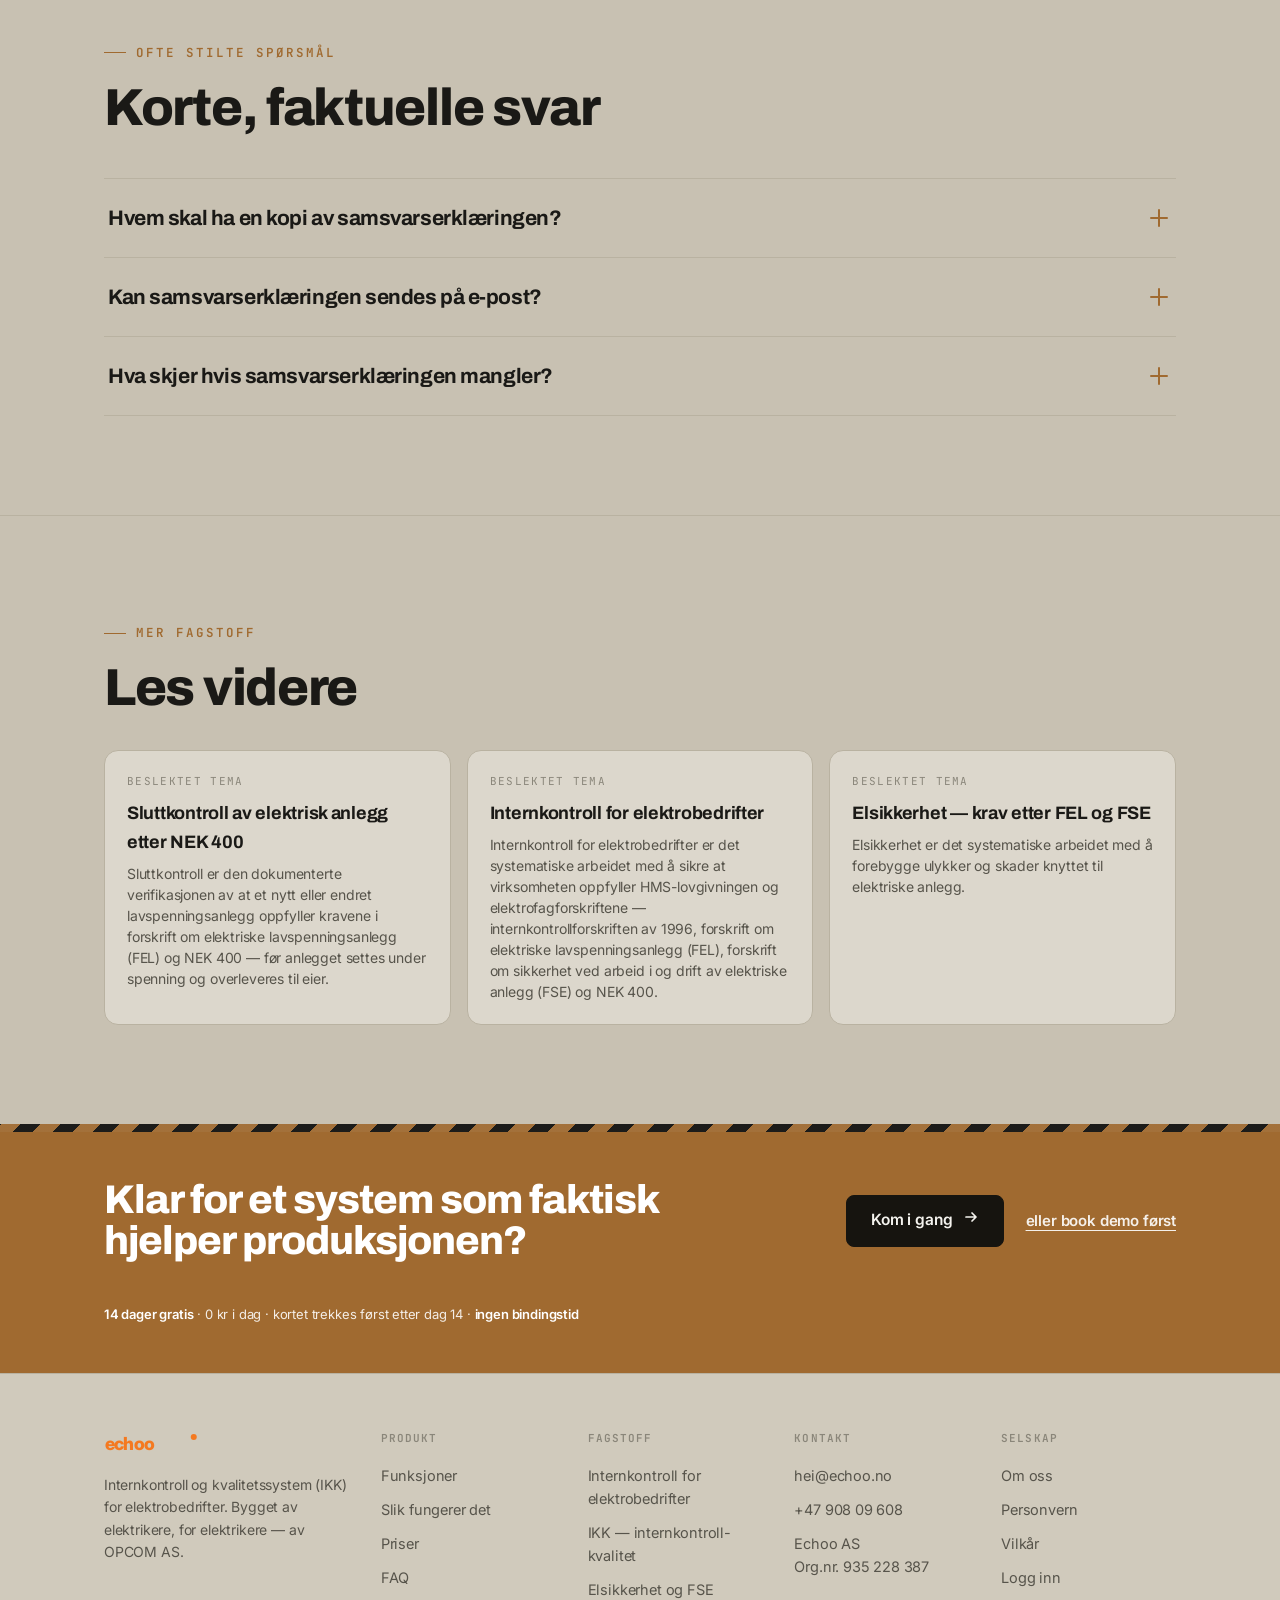
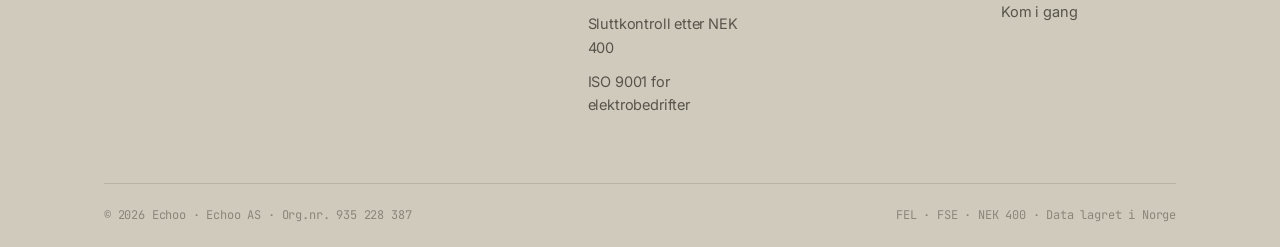
<file: samsvarserklaring/index.html>
<!DOCTYPE html>
<html lang="nb">
<head>
<meta charset="UTF-8" />
<meta name="viewport" content="width=device-width, initial-scale=1.0" />
<title>Samsvarserklæring etter FEL §12 — krav og digital signering | Echoo</title>
<meta name="description" content="Hva en samsvarserklæring er, kravene i FEL §12, hvem som signerer, hva den skal inneholde, og hvordan generere og signere den digitalt i Echoo." />
<link rel="canonical" href="https://echoo.no/samsvarserklaring/" />
<meta name="theme-color" content="#c8c1b2" />
<link rel="icon" type="image/svg+xml" href="/favicon.svg" />

<!-- Open Graph -->
<meta property="og:type" content="article" />
<meta property="og:site_name" content="Echoo" />
<meta property="og:locale" content="nb_NO" />
<meta property="og:url" content="https://echoo.no/samsvarserklaring/" />
<meta property="og:title" content="Samsvarserklæring etter FEL §12 — krav og digital signering | Echoo" />
<meta property="og:description" content="Hva en samsvarserklæring er, kravene i FEL §12, hvem som signerer, hva den skal inneholde, og hvordan generere og signere den digitalt i Echoo." />
<meta property="og:image" content="https://echoo.no/og-image.png" />
<meta property="og:image:width" content="1200" />
<meta property="og:image:height" content="630" />

<!-- Twitter -->
<meta name="twitter:card" content="summary_large_image" />
<meta name="twitter:title" content="Samsvarserklæring etter FEL §12 — krav og digital signering | Echoo" />
<meta name="twitter:description" content="Hva en samsvarserklæring er, kravene i FEL §12, hvem som signerer, hva den skal inneholde, og hvordan generere og signere den digitalt i Echoo." />
<meta name="twitter:image" content="https://echoo.no/og-image.png" />

<link rel="preconnect" href="https://fonts.googleapis.com" />
<link rel="preconnect" href="https://fonts.gstatic.com" crossorigin />
<link rel="preload" as="style" href="https://fonts.googleapis.com/css2?family=Archivo:wght@500;600;700;800;900&family=Inter:wght@400;500;600;700&family=JetBrains+Mono:wght@400;500;600&family=Caveat:wght@600;700&display=swap" onload="this.onload=null;this.rel='stylesheet'" />
<link href="https://fonts.googleapis.com/css2?family=Archivo:wght@500;600;700;800;900&family=Inter:wght@400;500;600;700&family=JetBrains+Mono:wght@400;500;600&family=Caveat:wght@600;700&display=swap" rel="stylesheet" media="print" onload="this.media='all'" />
<noscript><link rel="stylesheet" href="https://fonts.googleapis.com/css2?family=Archivo:wght@500;600;700;800;900&family=Inter:wght@400;500;600;700&family=JetBrains+Mono:wght@400;500;600&family=Caveat:wght@600;700&display=swap" /></noscript>
<link rel="stylesheet" href="/styles.css" />

<script type="application/ld+json">
{
  "@context": "https://schema.org",
  "@type": "TechArticle",
  "headline": "Samsvarserklæring etter FEL §12",
  "description": "Samsvarserklæring etter FEL §12: hva den må inneholde, hvem som signerer, og hvordan den genereres og signeres digitalt.",
  "inLanguage": "nb",
  "datePublished": "2026-06-12",
  "dateModified": "2026-06-12",
  "mainEntityOfPage": {
    "@type": "WebPage",
    "@id": "https://echoo.no/samsvarserklaring/"
  },
  "author": {
    "@type": "Organization",
    "name": "Echoo",
    "url": "https://echoo.no/"
  },
  "publisher": {
    "@type": "Organization",
    "name": "Echoo AS",
    "logo": {
      "@type": "ImageObject",
      "url": "https://echoo.no/og-image.png"
    }
  },
  "image": "https://echoo.no/og-image.png",
  "about": "Samsvarserklæring etter FEL §12"
}
</script>
<script type="application/ld+json">
{
  "@context": "https://schema.org",
  "@type": "BreadcrumbList",
  "itemListElement": [
    {
      "@type": "ListItem",
      "position": 1,
      "name": "Echoo",
      "item": "https://echoo.no/"
    },
    {
      "@type": "ListItem",
      "position": 2,
      "name": "Samsvarserklæring etter FEL §12",
      "item": "https://echoo.no/samsvarserklaring/"
    }
  ]
}
</script>
<script type="application/ld+json">
{
  "@context": "https://schema.org",
  "@type": "FAQPage",
  "mainEntity": [
    {
      "@type": "Question",
      "name": "Hvem skal ha en kopi av samsvarserklæringen?",
      "acceptedAnswer": {
        "@type": "Answer",
        "text": "Eier eller bruker av anlegget skal alltid ha en kopi. I tillegg bør elektroentreprenøren beholde en egen kopi i prosjektarkivet, slik at den kan hentes frem ved senere endringer, kundehenvendelser eller tilsyn fra DSB."
      }
    },
    {
      "@type": "Question",
      "name": "Kan samsvarserklæringen sendes på e-post?",
      "acceptedAnswer": {
        "@type": "Answer",
        "text": "Ja. Det er ingen krav til at erklæringen sendes på papir — en signert PDF som identifiserer underskriveren er fullt akseptabel. Det viktigste er at erklæringen kan hentes frem så lenge anlegget er i drift."
      }
    },
    {
      "@type": "Question",
      "name": "Hva skjer hvis samsvarserklæringen mangler?",
      "acceptedAnswer": {
        "@type": "Answer",
        "text": "Mangel på samsvarserklæring er et vanlig avvik ved DSB-tilsyn og kan i ytterste konsekvens føre til pålegg om utbedring eller stans i bruken av anlegget. Mange forsikringssaker stopper også opp uten gyldig samsvarserklæring. Anlegget skal som hovedregel ikke settes i drift før erklæringen er utstedt."
      }
    }
  ]
}
</script>
</head>
<body>

<header class="nav" id="nav">
  <div class="wrap nav-inner">
    <a class="logo" href="/" aria-label="Echoo">
      <svg class="logo-mark" width="116" height="32" viewBox="0 0 200 56" aria-hidden="true"><text x="0" y="40" font-family="Inter, system-ui, sans-serif" font-weight="800" font-size="36" fill="#F47920" letter-spacing="-1.5">echoo</text><circle cx="178" cy="14" r="6" fill="#F47920"/></svg>
    </a>
    <nav class="nav-links">
      <a href="/#problem">Problem</a>
      <a href="/#hvordan">Slik fungerer det</a>
      <a href="/#funksjoner">Funksjoner</a>
      <a href="/#priser">Priser</a>
      <a href="/#faq">FAQ</a>
    </nav>
    <div class="nav-cta">
      <a href="https://app.echoo.no/login" data-app-path="/login" class="nav-login">Logg inn</a>
      <a href="https://app.echoo.no/signup?plan=base" data-app-path="/signup?plan=base" class="btn btn-primary btn-sm">Kom i gang</a>
      <button class="nav-burger" id="navBurger" aria-label="Meny" aria-expanded="false" aria-controls="navMobile"><span></span></button>
    </div>
  </div>
  <div class="nav-mobile" id="navMobile">
    <a class="m-link" href="/#problem">Problem</a>
    <a class="m-link" href="/#hvordan">Slik fungerer det</a>
    <a class="m-link" href="/#funksjoner">Funksjoner</a>
    <a class="m-link" href="/#priser">Priser</a>
    <a class="m-link" href="/#faq">FAQ</a>
    <div class="m-cta">
      <a href="https://app.echoo.no/login" data-app-path="/login" class="btn btn-ghost">Logg inn</a>
      <a href="https://app.echoo.no/signup?plan=base" data-app-path="/signup?plan=base" class="btn btn-primary">Kom i gang</a>
      <a href="/#demo" class="btn btn-ghost" style="background:transparent">Book demo</a>
    </div>
  </div>
</header>

<div id="top"></div>

<!-- Pillar hero -->
<section class="hero pillar">
  <div class="hero-grid"></div>
  <div class="wrap hero-inner">
    <div class="hero-copy">
      <span class="eyebrow">Pillarguide · Samsvarserklæring</span>
      <h1>Samsvarserklæring etter FEL §12</h1>
      <div class="def-box reveal">
        <div class="def-label">Kort forklart</div>
        <p>En samsvarserklæring er en skriftlig erklæring fra elektroentreprenøren om at et nytt eller endret elektrisk anlegg er utført i samsvar med kravene i forskrift om elektriske lavspenningsanlegg (FEL) og relevant norm — typisk NEK 400. Kravet er hjemlet i FEL §12.</p>
      </div>
      <div class="hero-cta" style="margin-top:28px">
        <a href="https://app.echoo.no/signup?plan=base" data-app-path="/signup?plan=base" class="btn btn-primary">Kom i gang<span class="btn-arrow"><svg width="16" height="16" viewBox="0 0 16 16" fill="none"><path d="M3 8h9M9 4l4 4-4 4" stroke="currentColor" stroke-width="1.7" stroke-linecap="round" stroke-linejoin="round"/></svg></span></a>
        <a href="/#demo" class="btn btn-ghost">Book demo</a>
      </div>
      <p class="cta-reassure"><b>14 dager gratis</b> · 0 kr i dag · kortet trekkes først etter prøveperioden · <b>ingen bindingstid</b></p>
    </div>
  </div>
</section>

<!-- Article body -->
<section class="pad-y">
  <div class="wrap">
    <article class="article-body reveal">
<h2>Hva er en samsvarserklæring?</h2>
<p>En samsvarserklæring er <em>elektroentreprenørens egen erklæring</em> om at et lavspenningsanlegg er utført i samsvar med gjeldende forskrift (FEL) og normen som er lagt til grunn (i praksis NEK 400). Den er ikke en attest fra det offentlige — det er virksomheten som står ansvarlig for innholdet.</p>
<p>Erklæringen skal gis til den som har bestilt arbeidet (eier av anlegget), og kreves både for nye anlegg og ved endringer eller utvidelser av eksisterende anlegg.</p>

<h2>Hva sier FEL §12?</h2>
<p>FEL §12 («Erklæring om samsvar») krever at den som er ansvarlig for utførelsen av elektriske anlegg skal gi en skriftlig erklæring til eier eller bruker. Erklæringen skal vise hvilke krav anlegget er utført i samsvar med, og hvem som er ansvarlig for arbeidet.</p>
<p>Den skal også kunne fremvises ved tilsyn fra DSB — og oppbevares så lenge anlegget er i drift. Mange elektrobedrifter velger å arkivere både elektronisk og som signert PDF.</p>

<h2>Hva må samsvarserklæringen inneholde?</h2>
<p>Det er ingen offisiell mal for samsvarserklæringen, men i praksis må disse opplysningene være med:</p>
<table>
  <thead><tr><th>Felt</th><th>Innhold</th></tr></thead>
  <tbody>
    <tr><td>Anleggsinformasjon</td><td>Adresse, kunde, prosjekt-/anleggsnummer.</td></tr>
    <tr><td>Omfang</td><td>Hvilket arbeid som er utført — nytt anlegg, endring, utvidelse.</td></tr>
    <tr><td>Forskrifter og normer</td><td>FEL, NEK 400-utgave, andre relevante standarder.</td></tr>
    <tr><td>Virksomheten</td><td>Firmanavn, organisasjonsnummer, registreringsnummer i DSBs elvirksomhetsregister.</td></tr>
    <tr><td>Faglig ansvarlig</td><td>Navn og signatur på den som er ansvarlig for utførelsen.</td></tr>
    <tr><td>Dato</td><td>Når anlegget er ferdigstilt og erklæringen utstedt.</td></tr>
    <tr><td>Vedlegg</td><td>Henvisning til sluttkontroll, måleprotokoll, dokumentasjon på anlegget.</td></tr>
  </tbody>
</table>

<h2>Hvem kan signere?</h2>
<p>Samsvarserklæringen skal signeres av faglig ansvarlig (den kvalifiserte personen som er ansvarlig for utførelsen i virksomheten — typisk den som er registrert hos DSB som faglig ansvarlig elektroinstallatør). Selve håndverket kan være utført av andre kvalifiserte personer i bedriften, men ansvaret følger den faglig ansvarlige som signerer.</p>

<h2>Manuell vs. digital signering</h2>
<p>Det er ingen forskriftskrav om papir og fysisk underskrift — en digital signatur som identifiserer underskriveren er fullt akseptabel. Fordeler ved digital signering:</p>
<ul>
  <li>Erklæringen genereres <strong>automatisk fra prosjektdata</strong> — ingen manuell utfylling av samme felter to ganger.</li>
  <li>Signaturen er <strong>sporbar</strong> med tidsstempel og bruker-id.</li>
  <li>PDF-en kan <strong>arkiveres og søkes opp</strong> sammen med resten av prosjektdokumentasjonen.</li>
  <li>Du slipper å printe, signere, scanne og lagre dobbelt.</li>
</ul>

<h2>Hvor lenge må erklæringen oppbevares?</h2>
<p>Praktisk regel: så lenge anlegget er i drift. Mange bedrifter oppbevarer i tillegg en kopi sentralt i bedriften, ikke bare hos kunden, slik at den kan hentes frem ved fremtidige endringer, tilsyn eller forsikringssaker. Et IK-system gjør dette enkelt — alt ligger i prosjektarkivet.</p>

<h2>Samsvarserklæring i Echoo</h2>
<p>I Echoo genereres samsvarserklæringen automatisk fra prosjektkortet når <a href="/sluttkontroll-elektro/">sluttkontrollen</a> er ferdig. Faglig ansvarlig signerer digitalt rett fra mobil eller PC, PDF-en arkiveres på prosjektet og er søkbar etterpå. Dette er inkludert i fastprisen — <strong>2 990 kr/mnd</strong> for hele bedriften. <a href="/#demo">Book demo</a> for å se hvordan det fungerer, eller les om <a href="/internkontroll-elektro/">internkontroll for elektrobedrifter</a>.</p>
    </article>
  </div>
</section>

<section class="pad-y divider">
  <div class="wrap">
    <div class="section-head reveal">
      <span class="eyebrow">Ofte stilte spørsmål</span>
      <h2>Korte, faktuelle svar</h2>
    </div>
    <div class="faq-list reveal">
      <div class="faq-item">
        <button class="faq-q">Hvem skal ha en kopi av samsvarserklæringen?<span class="pm"></span></button>
        <div class="faq-a"><div class="inner">Eier eller bruker av anlegget skal alltid ha en kopi. I tillegg bør elektroentreprenøren beholde en egen kopi i prosjektarkivet, slik at den kan hentes frem ved senere endringer, kundehenvendelser eller tilsyn fra DSB.</div></div>
      </div>
      <div class="faq-item">
        <button class="faq-q">Kan samsvarserklæringen sendes på e-post?<span class="pm"></span></button>
        <div class="faq-a"><div class="inner">Ja. Det er ingen krav til at erklæringen sendes på papir — en signert PDF som identifiserer underskriveren er fullt akseptabel. Det viktigste er at erklæringen kan hentes frem så lenge anlegget er i drift.</div></div>
      </div>
      <div class="faq-item">
        <button class="faq-q">Hva skjer hvis samsvarserklæringen mangler?<span class="pm"></span></button>
        <div class="faq-a"><div class="inner">Mangel på samsvarserklæring er et vanlig avvik ved DSB-tilsyn og kan i ytterste konsekvens føre til pålegg om utbedring eller stans i bruken av anlegget. Mange forsikringssaker stopper også opp uten gyldig samsvarserklæring. Anlegget skal som hovedregel ikke settes i drift før erklæringen er utstedt.</div></div>
      </div>
    </div>
  </div>
</section>

<section class="pad-y divider">
  <div class="wrap">
    <div class="section-head reveal">
      <span class="eyebrow">Mer fagstoff</span>
      <h2>Les videre</h2>
    </div>
    <div class="related reveal">
      <a href="/sluttkontroll-elektro/">
        <div class="lbl">Beslektet tema</div>
        <div class="ttl">Sluttkontroll av elektrisk anlegg etter NEK 400</div>
        <div class="desc">Sluttkontroll er den dokumenterte verifikasjonen av at et nytt eller endret lavspenningsanlegg oppfyller kravene i forskrift om elektriske lavspenningsanlegg (FEL) og NEK 400 — før anlegget settes under spenning og overleveres til eier.</div>
      </a>
      <a href="/internkontroll-elektro/">
        <div class="lbl">Beslektet tema</div>
        <div class="ttl">Internkontroll for elektrobedrifter</div>
        <div class="desc">Internkontroll for elektrobedrifter er det systematiske arbeidet med å sikre at virksomheten oppfyller HMS-lovgivningen og elektrofagforskriftene — internkontrollforskriften av 1996, forskrift om elektriske lavspenningsanlegg (FEL), forskrift om sikkerhet ved arbeid i og drift av elektriske anlegg (FSE) og NEK 400.</div>
      </a>
      <a href="/elsikkerhet/">
        <div class="lbl">Beslektet tema</div>
        <div class="ttl">Elsikkerhet — krav etter FEL og FSE</div>
        <div class="desc">Elsikkerhet er det systematiske arbeidet med å forebygge ulykker og skader knyttet til elektriske anlegg.</div>
      </a>
    </div>
  </div>
</section>

<div class="hazard"></div>
<section class="cta-band">
  <div class="wrap">
    <h2>Klar for et system som faktisk hjelper produksjonen?</h2>
    <div class="cta-band-actions">
      <a href="https://app.echoo.no/signup?plan=base" data-app-path="/signup?plan=base" class="btn btn-dark">Kom i gang<span class="btn-arrow"><svg width="16" height="16" viewBox="0 0 16 16" fill="none"><path d="M3 8h9M9 4l4 4-4 4" stroke="currentColor" stroke-width="1.7" stroke-linecap="round" stroke-linejoin="round"/></svg></span></a>
      <a href="/#demo" class="cta-band-link">eller book demo først</a>
    </div>
    <p class="cta-reassure"><b>14 dager gratis</b> · 0 kr i dag · kortet trekkes først etter dag 14 · <b>ingen bindingstid</b></p>
  </div>
</section>
<footer class="footer">
  <div class="wrap">
    <div class="footer-top">
      <div class="col brandcol">
        <a class="logo" href="/"><svg class="logo-mark" width="116" height="32" viewBox="0 0 200 56" aria-hidden="true"><text x="0" y="40" font-family="Inter, system-ui, sans-serif" font-weight="800" font-size="36" fill="#F47920" letter-spacing="-1.5">echoo</text><circle cx="178" cy="14" r="6" fill="#F47920"/></svg></a>
        <p>Internkontroll og kvalitetssystem (IKK) for elektrobedrifter. Bygget av elektrikere, for elektrikere — av OPCOM AS.</p>
      </div>
      <div class="col">
        <h5>Produkt</h5>
        <a href="/#funksjoner">Funksjoner</a>
        <a href="/#hvordan">Slik fungerer det</a>
        <a href="/#priser">Priser</a>
        <a href="/#faq">FAQ</a>
      </div>
      <div class="col col-fagstoff">
        <h5>Fagstoff</h5>
        <a href="/internkontroll-elektro/">Internkontroll for elektrobedrifter</a>
        <a href="/ikk-system/">IKK — internkontroll-kvalitet</a>
        <a href="/elsikkerhet/">Elsikkerhet og FSE</a>
        <a href="/sluttkontroll-elektro/">Sluttkontroll etter NEK 400</a>
        <a href="/iso-9001-elektro/">ISO 9001 for elektrobedrifter</a>
      </div>
      <div class="col">
        <h5>Kontakt</h5>
        <a href="mailto:hei@echoo.no">hei@echoo.no</a>
        <a href="tel:+4790809608">+47 908 09 608</a>
        <p>Echoo AS<br>Org.nr. 935 228 387</p>
      </div>
      <div class="col">
        <h5>Selskap</h5>
        <a href="/#grunnleggere">Om oss</a>
        <a href="/personvern/">Personvern</a>
        <a href="/vilkar/">Vilkår</a>
        <a href="https://app.echoo.no/login" data-app-path="/login">Logg inn</a>
        <a href="https://app.echoo.no/signup?plan=base" data-app-path="/signup?plan=base">Kom i gang</a>
      </div>
    </div>
    <div class="footer-bottom">
      <span>© 2026 Echoo · Echoo AS · Org.nr. 935 228 387</span>
      <span>FEL · FSE · NEK 400 · Data lagret i Norge</span>
    </div>
  </div>
</footer>

<script src="/app.js" defer></script>
</body>
</html>
</file>
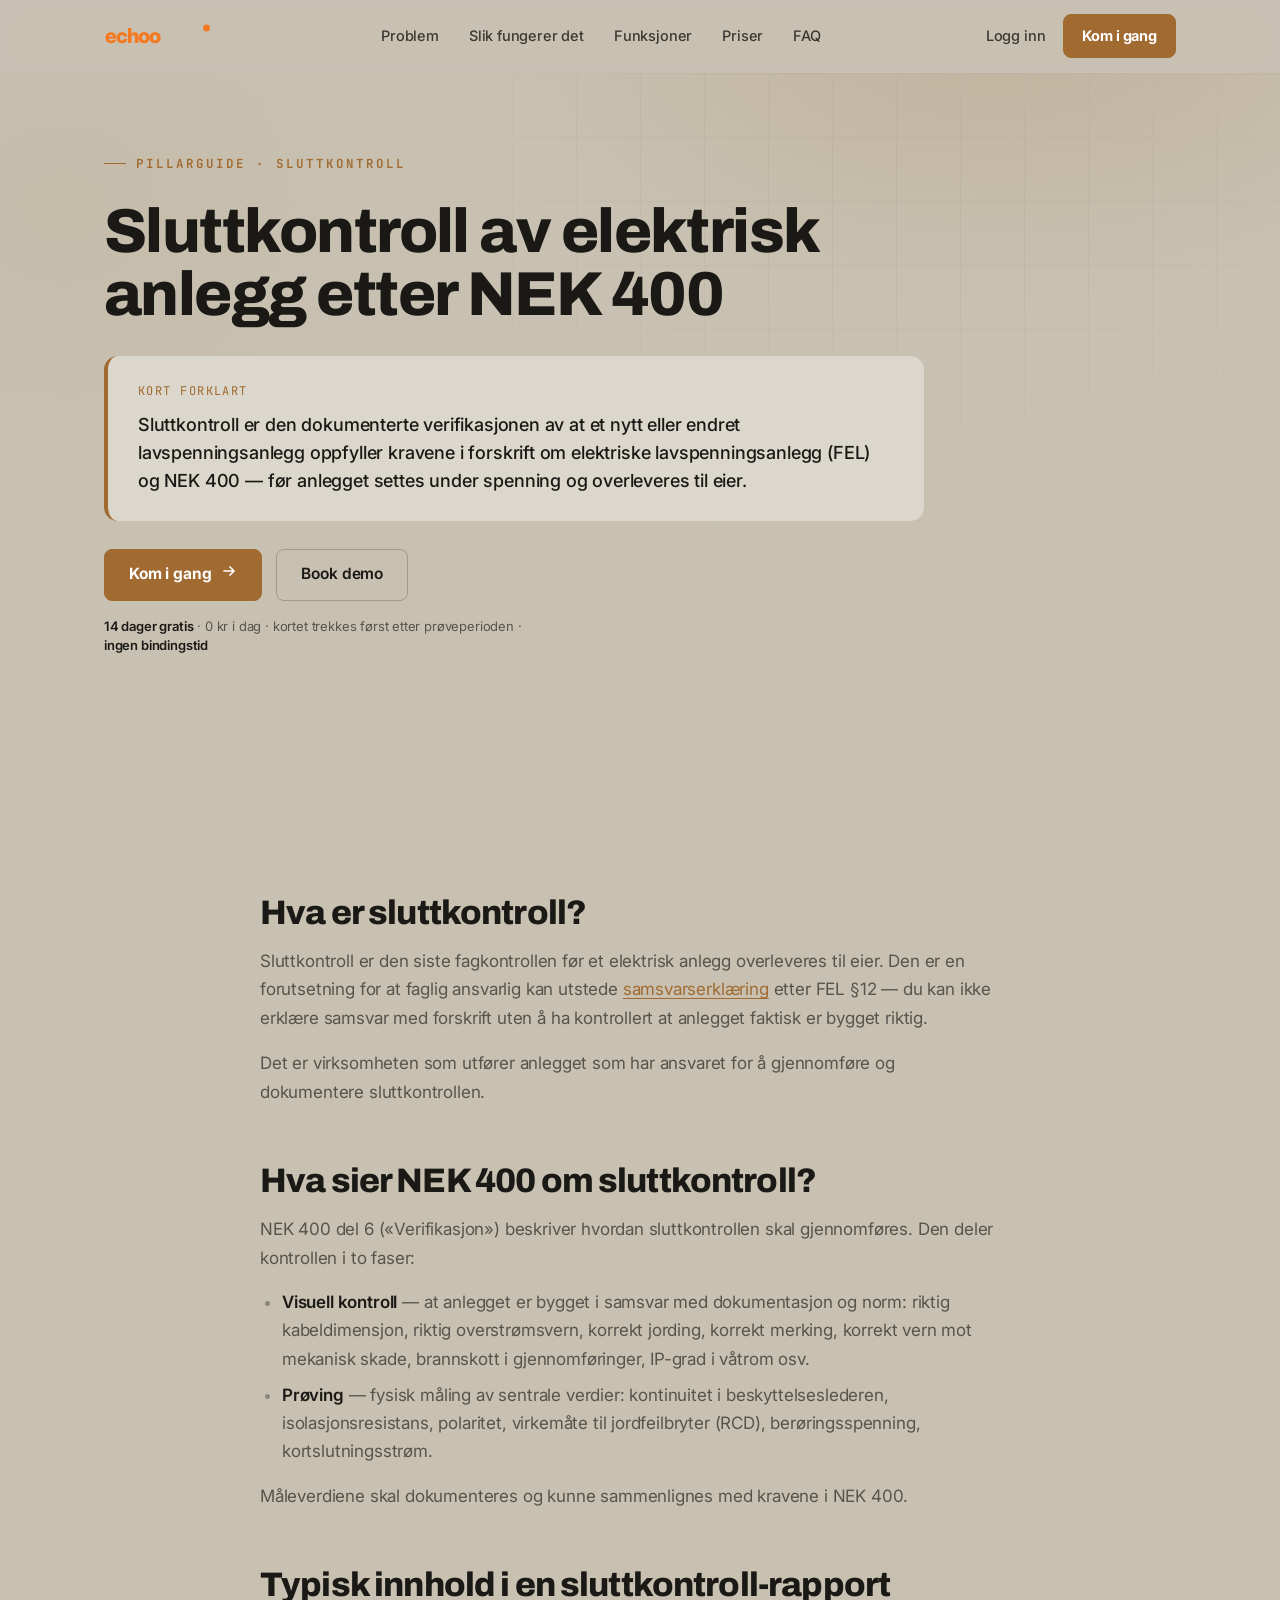
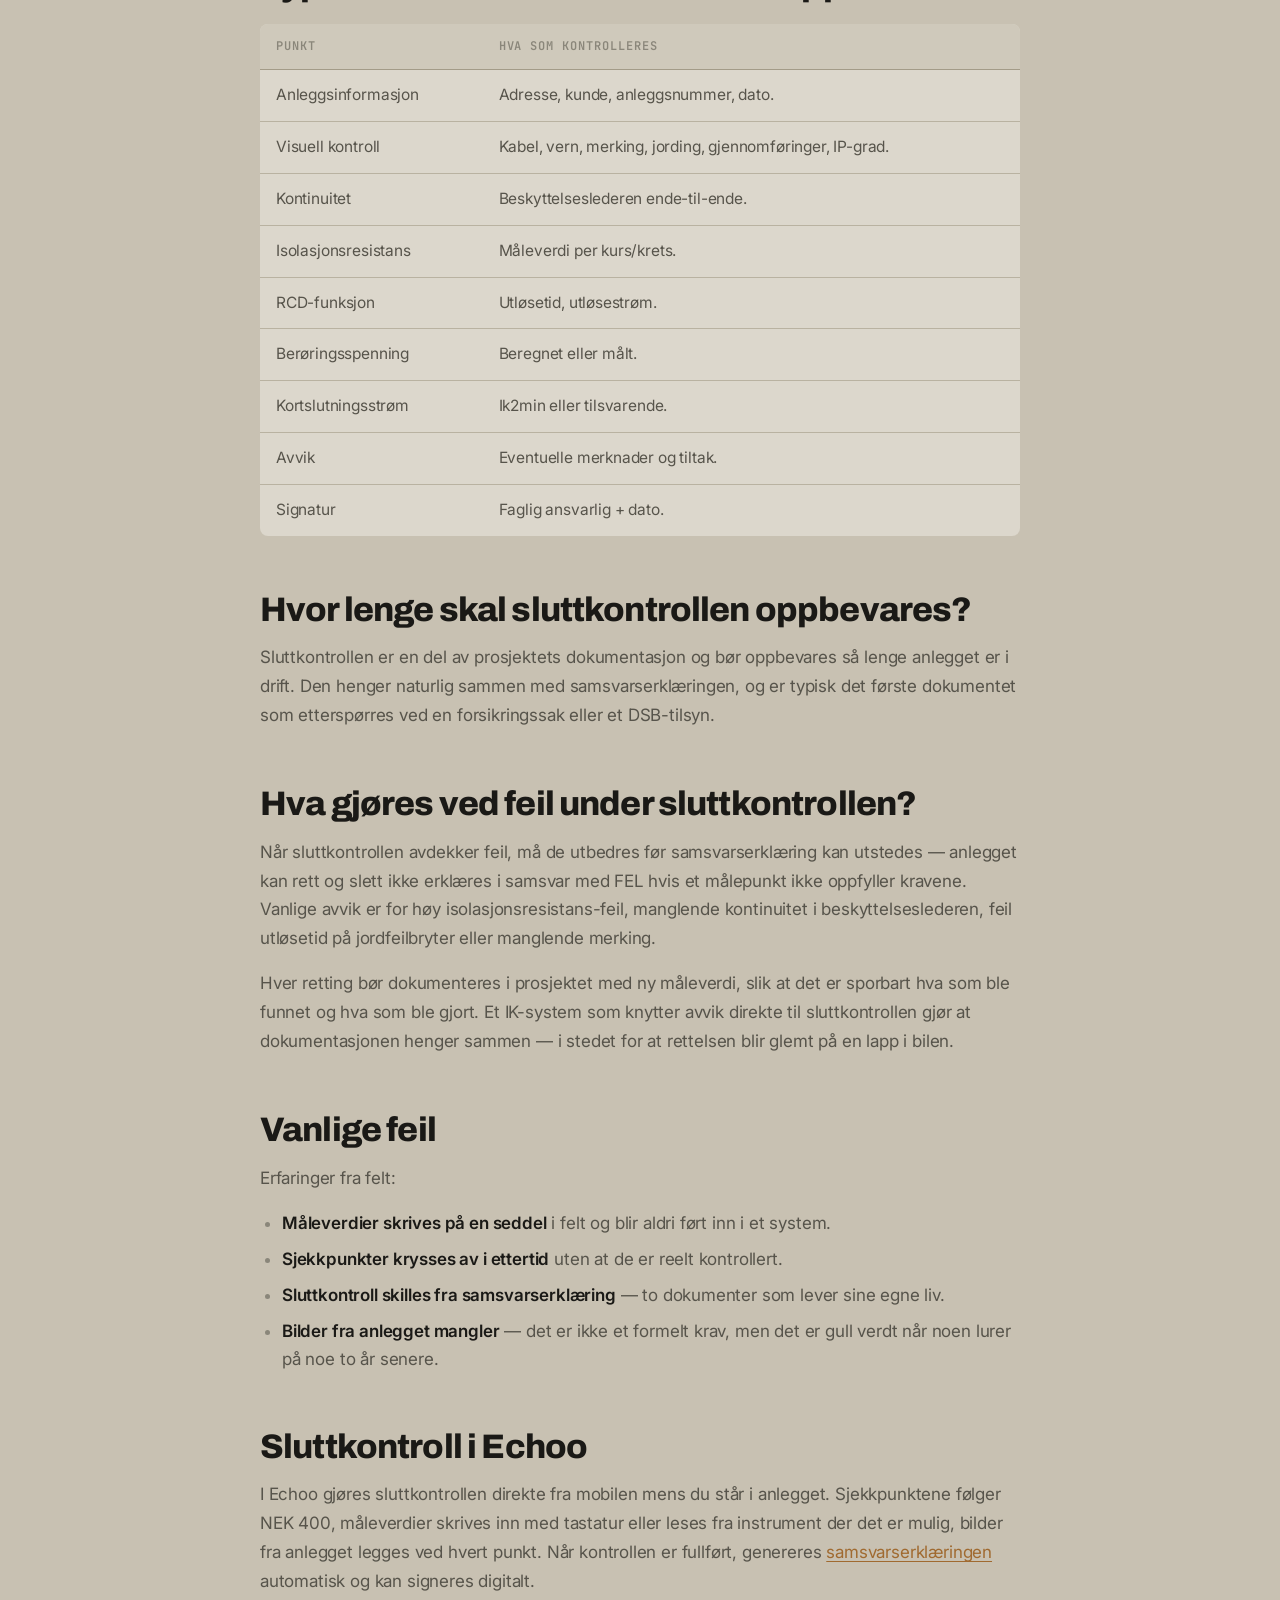
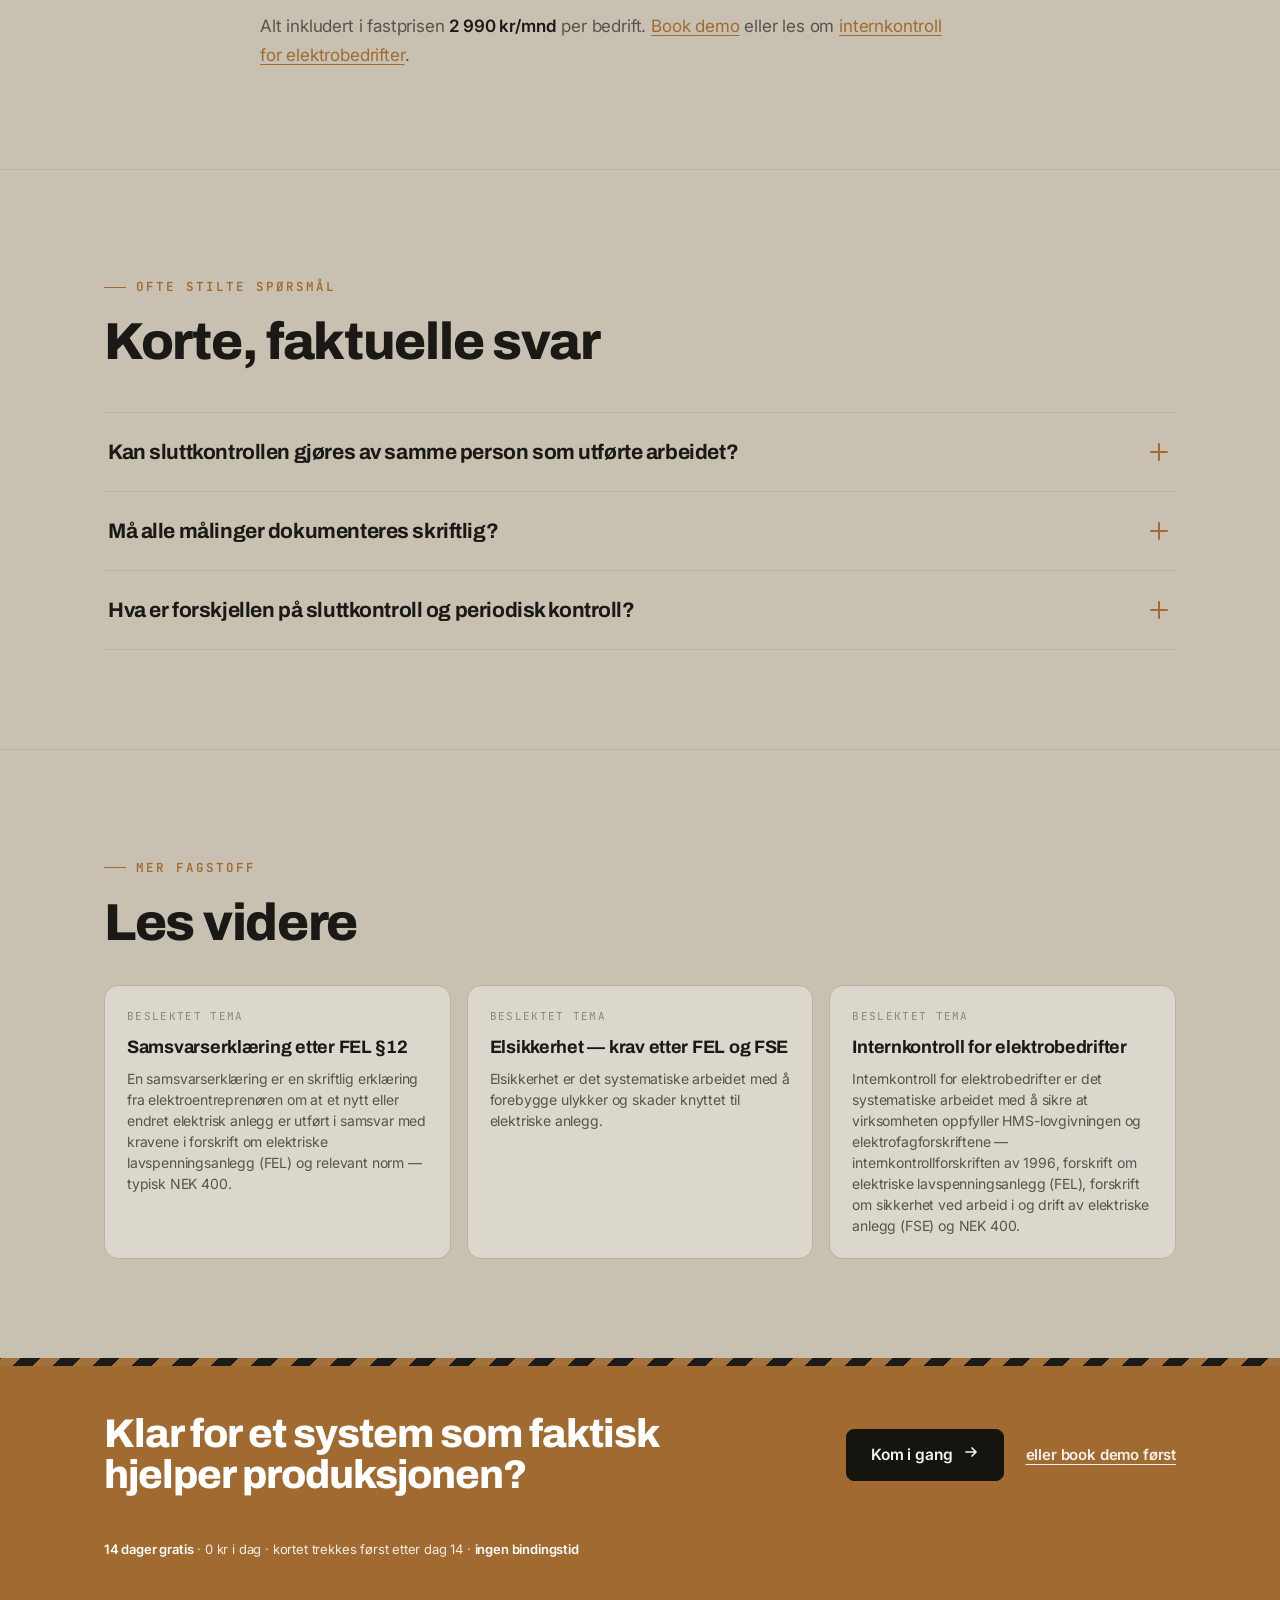
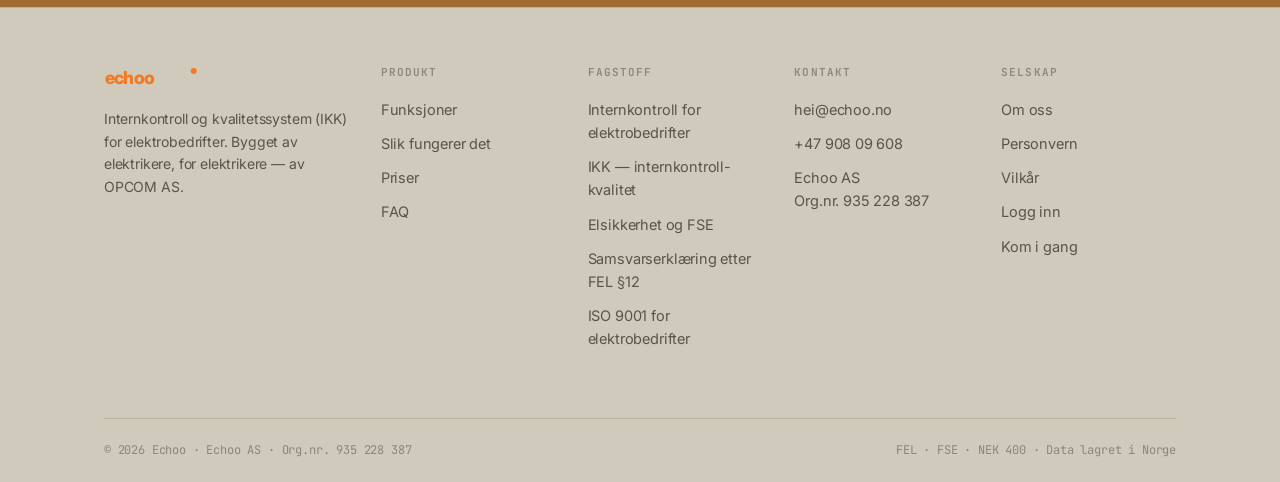
<file: sluttkontroll-elektro/index.html>
<!DOCTYPE html>
<html lang="nb">
<head>
<meta charset="UTF-8" />
<meta name="viewport" content="width=device-width, initial-scale=1.0" />
<title>Sluttkontroll av elektrisk anlegg etter NEK 400 | Echoo</title>
<meta name="description" content="Hva sluttkontroll av et lavspenningsanlegg etter NEK 400 må inneholde — visuell kontroll, prøving, måleverdier — og hvordan dokumentere det digitalt." />
<link rel="canonical" href="https://echoo.no/sluttkontroll-elektro/" />
<meta name="theme-color" content="#c8c1b2" />
<link rel="icon" type="image/svg+xml" href="/favicon.svg" />

<!-- Open Graph -->
<meta property="og:type" content="article" />
<meta property="og:site_name" content="Echoo" />
<meta property="og:locale" content="nb_NO" />
<meta property="og:url" content="https://echoo.no/sluttkontroll-elektro/" />
<meta property="og:title" content="Sluttkontroll av elektrisk anlegg etter NEK 400 | Echoo" />
<meta property="og:description" content="Hva sluttkontroll av et lavspenningsanlegg etter NEK 400 må inneholde — visuell kontroll, prøving, måleverdier — og hvordan dokumentere det digitalt." />
<meta property="og:image" content="https://echoo.no/og-image.png" />
<meta property="og:image:width" content="1200" />
<meta property="og:image:height" content="630" />

<!-- Twitter -->
<meta name="twitter:card" content="summary_large_image" />
<meta name="twitter:title" content="Sluttkontroll av elektrisk anlegg etter NEK 400 | Echoo" />
<meta name="twitter:description" content="Hva sluttkontroll av et lavspenningsanlegg etter NEK 400 må inneholde — visuell kontroll, prøving, måleverdier — og hvordan dokumentere det digitalt." />
<meta name="twitter:image" content="https://echoo.no/og-image.png" />

<link rel="preconnect" href="https://fonts.googleapis.com" />
<link rel="preconnect" href="https://fonts.gstatic.com" crossorigin />
<link rel="preload" as="style" href="https://fonts.googleapis.com/css2?family=Archivo:wght@500;600;700;800;900&family=Inter:wght@400;500;600;700&family=JetBrains+Mono:wght@400;500;600&family=Caveat:wght@600;700&display=swap" onload="this.onload=null;this.rel='stylesheet'" />
<link href="https://fonts.googleapis.com/css2?family=Archivo:wght@500;600;700;800;900&family=Inter:wght@400;500;600;700&family=JetBrains+Mono:wght@400;500;600&family=Caveat:wght@600;700&display=swap" rel="stylesheet" media="print" onload="this.media='all'" />
<noscript><link rel="stylesheet" href="https://fonts.googleapis.com/css2?family=Archivo:wght@500;600;700;800;900&family=Inter:wght@400;500;600;700&family=JetBrains+Mono:wght@400;500;600&family=Caveat:wght@600;700&display=swap" /></noscript>
<link rel="stylesheet" href="/styles.css" />

<script type="application/ld+json">
{
  "@context": "https://schema.org",
  "@type": "TechArticle",
  "headline": "Sluttkontroll av elektrisk anlegg etter NEK 400",
  "description": "Sluttkontroll av lavspenningsanlegg etter NEK 400: visuell kontroll, prøving, måleverdier og digital dokumentasjon.",
  "inLanguage": "nb",
  "datePublished": "2026-06-12",
  "dateModified": "2026-06-12",
  "mainEntityOfPage": {
    "@type": "WebPage",
    "@id": "https://echoo.no/sluttkontroll-elektro/"
  },
  "author": {
    "@type": "Organization",
    "name": "Echoo",
    "url": "https://echoo.no/"
  },
  "publisher": {
    "@type": "Organization",
    "name": "Echoo AS",
    "logo": {
      "@type": "ImageObject",
      "url": "https://echoo.no/og-image.png"
    }
  },
  "image": "https://echoo.no/og-image.png",
  "about": "Sluttkontroll av elektrisk anlegg etter NEK 400"
}
</script>
<script type="application/ld+json">
{
  "@context": "https://schema.org",
  "@type": "BreadcrumbList",
  "itemListElement": [
    {
      "@type": "ListItem",
      "position": 1,
      "name": "Echoo",
      "item": "https://echoo.no/"
    },
    {
      "@type": "ListItem",
      "position": 2,
      "name": "Sluttkontroll av elektrisk anlegg etter NEK 400",
      "item": "https://echoo.no/sluttkontroll-elektro/"
    }
  ]
}
</script>
<script type="application/ld+json">
{
  "@context": "https://schema.org",
  "@type": "FAQPage",
  "mainEntity": [
    {
      "@type": "Question",
      "name": "Kan sluttkontrollen gjøres av samme person som utførte arbeidet?",
      "acceptedAnswer": {
        "@type": "Answer",
        "text": "Det er ikke et eksplisitt krav om uavhengig kontrollør for vanlige lavspenningsanlegg, men personen som utfører sluttkontrollen må være kvalifisert. Mange bedrifter velger likevel at en annen montør eller faglig ansvarlig gjør sluttkontrollen — det gir et bedre fire-øyne-prinsipp og reduserer risiko for at feil overses."
      }
    },
    {
      "@type": "Question",
      "name": "Må alle målinger dokumenteres skriftlig?",
      "acceptedAnswer": {
        "@type": "Answer",
        "text": "Ja. NEK 400 krever at måleresultatene fra sluttkontrollen dokumenteres, slik at det kan vises at anlegget oppfyller kravene. Det holder ikke å «huske» at det ble målt — verdiene må skrives ned per kurs og oppbevares med prosjektdokumentasjonen."
      }
    },
    {
      "@type": "Question",
      "name": "Hva er forskjellen på sluttkontroll og periodisk kontroll?",
      "acceptedAnswer": {
        "@type": "Answer",
        "text": "Sluttkontroll gjøres én gang — før nytt eller endret anlegg settes i drift. Periodisk kontroll er en gjentakende kontroll av eksisterende anlegg, typisk hvert femte år for boliger og hyppigere for større næringsbygg. Begge er hjemlet i FEL, men har ulike formål og dokumentasjonskrav."
      }
    }
  ]
}
</script>
</head>
<body>

<header class="nav" id="nav">
  <div class="wrap nav-inner">
    <a class="logo" href="/" aria-label="Echoo">
      <svg class="logo-mark" width="116" height="32" viewBox="0 0 200 56" aria-hidden="true"><text x="0" y="40" font-family="Inter, system-ui, sans-serif" font-weight="800" font-size="36" fill="#F47920" letter-spacing="-1.5">echoo</text><circle cx="178" cy="14" r="6" fill="#F47920"/></svg>
    </a>
    <nav class="nav-links">
      <a href="/#problem">Problem</a>
      <a href="/#hvordan">Slik fungerer det</a>
      <a href="/#funksjoner">Funksjoner</a>
      <a href="/#priser">Priser</a>
      <a href="/#faq">FAQ</a>
    </nav>
    <div class="nav-cta">
      <a href="https://app.echoo.no/login" data-app-path="/login" class="nav-login">Logg inn</a>
      <a href="https://app.echoo.no/signup?plan=base" data-app-path="/signup?plan=base" class="btn btn-primary btn-sm">Kom i gang</a>
      <button class="nav-burger" id="navBurger" aria-label="Meny" aria-expanded="false" aria-controls="navMobile"><span></span></button>
    </div>
  </div>
  <div class="nav-mobile" id="navMobile">
    <a class="m-link" href="/#problem">Problem</a>
    <a class="m-link" href="/#hvordan">Slik fungerer det</a>
    <a class="m-link" href="/#funksjoner">Funksjoner</a>
    <a class="m-link" href="/#priser">Priser</a>
    <a class="m-link" href="/#faq">FAQ</a>
    <div class="m-cta">
      <a href="https://app.echoo.no/login" data-app-path="/login" class="btn btn-ghost">Logg inn</a>
      <a href="https://app.echoo.no/signup?plan=base" data-app-path="/signup?plan=base" class="btn btn-primary">Kom i gang</a>
      <a href="/#demo" class="btn btn-ghost" style="background:transparent">Book demo</a>
    </div>
  </div>
</header>

<div id="top"></div>

<!-- Pillar hero -->
<section class="hero pillar">
  <div class="hero-grid"></div>
  <div class="wrap hero-inner">
    <div class="hero-copy">
      <span class="eyebrow">Pillarguide · Sluttkontroll</span>
      <h1>Sluttkontroll av elektrisk anlegg etter NEK 400</h1>
      <div class="def-box reveal">
        <div class="def-label">Kort forklart</div>
        <p>Sluttkontroll er den dokumenterte verifikasjonen av at et nytt eller endret lavspenningsanlegg oppfyller kravene i forskrift om elektriske lavspenningsanlegg (FEL) og NEK 400 — før anlegget settes under spenning og overleveres til eier.</p>
      </div>
      <div class="hero-cta" style="margin-top:28px">
        <a href="https://app.echoo.no/signup?plan=base" data-app-path="/signup?plan=base" class="btn btn-primary">Kom i gang<span class="btn-arrow"><svg width="16" height="16" viewBox="0 0 16 16" fill="none"><path d="M3 8h9M9 4l4 4-4 4" stroke="currentColor" stroke-width="1.7" stroke-linecap="round" stroke-linejoin="round"/></svg></span></a>
        <a href="/#demo" class="btn btn-ghost">Book demo</a>
      </div>
      <p class="cta-reassure"><b>14 dager gratis</b> · 0 kr i dag · kortet trekkes først etter prøveperioden · <b>ingen bindingstid</b></p>
    </div>
  </div>
</section>

<!-- Article body -->
<section class="pad-y">
  <div class="wrap">
    <article class="article-body reveal">
<h2>Hva er sluttkontroll?</h2>
<p>Sluttkontroll er den siste fagkontrollen før et elektrisk anlegg overleveres til eier. Den er en forutsetning for at faglig ansvarlig kan utstede <a href="/samsvarserklaring/">samsvarserklæring</a> etter FEL §12 — du kan ikke erklære samsvar med forskrift uten å ha kontrollert at anlegget faktisk er bygget riktig.</p>
<p>Det er virksomheten som utfører anlegget som har ansvaret for å gjennomføre og dokumentere sluttkontrollen.</p>

<h2>Hva sier NEK 400 om sluttkontroll?</h2>
<p>NEK 400 del 6 («Verifikasjon») beskriver hvordan sluttkontrollen skal gjennomføres. Den deler kontrollen i to faser:</p>
<ul>
  <li><strong>Visuell kontroll</strong> — at anlegget er bygget i samsvar med dokumentasjon og norm: riktig kabeldimensjon, riktig overstrømsvern, korrekt jording, korrekt merking, korrekt vern mot mekanisk skade, brannskott i gjennomføringer, IP-grad i våtrom osv.</li>
  <li><strong>Prøving</strong> — fysisk måling av sentrale verdier: kontinuitet i beskyttelseslederen, isolasjonsresistans, polaritet, virkemåte til jordfeilbryter (RCD), berøringsspenning, kortslutningsstrøm.</li>
</ul>
<p>Måleverdiene skal dokumenteres og kunne sammenlignes med kravene i NEK 400.</p>

<h2>Typisk innhold i en sluttkontroll-rapport</h2>
<table>
  <thead><tr><th>Punkt</th><th>Hva som kontrolleres</th></tr></thead>
  <tbody>
    <tr><td>Anleggsinformasjon</td><td>Adresse, kunde, anleggsnummer, dato.</td></tr>
    <tr><td>Visuell kontroll</td><td>Kabel, vern, merking, jording, gjennomføringer, IP-grad.</td></tr>
    <tr><td>Kontinuitet</td><td>Beskyttelseslederen ende-til-ende.</td></tr>
    <tr><td>Isolasjonsresistans</td><td>Måleverdi per kurs/krets.</td></tr>
    <tr><td>RCD-funksjon</td><td>Utløsetid, utløsestrøm.</td></tr>
    <tr><td>Berøringsspenning</td><td>Beregnet eller målt.</td></tr>
    <tr><td>Kortslutningsstrøm</td><td>Ik2min eller tilsvarende.</td></tr>
    <tr><td>Avvik</td><td>Eventuelle merknader og tiltak.</td></tr>
    <tr><td>Signatur</td><td>Faglig ansvarlig + dato.</td></tr>
  </tbody>
</table>

<h2>Hvor lenge skal sluttkontrollen oppbevares?</h2>
<p>Sluttkontrollen er en del av prosjektets dokumentasjon og bør oppbevares så lenge anlegget er i drift. Den henger naturlig sammen med samsvarserklæringen, og er typisk det første dokumentet som etterspørres ved en forsikringssak eller et DSB-tilsyn.</p>

<h2>Hva gjøres ved feil under sluttkontrollen?</h2>
<p>Når sluttkontrollen avdekker feil, må de utbedres før samsvarserklæring kan utstedes — anlegget kan rett og slett ikke erklæres i samsvar med FEL hvis et målepunkt ikke oppfyller kravene. Vanlige avvik er for høy isolasjonsresistans-feil, manglende kontinuitet i beskyttelseslederen, feil utløsetid på jordfeilbryter eller manglende merking.</p>
<p>Hver retting bør dokumenteres i prosjektet med ny måleverdi, slik at det er sporbart hva som ble funnet og hva som ble gjort. Et IK-system som knytter avvik direkte til sluttkontrollen gjør at dokumentasjonen henger sammen — i stedet for at rettelsen blir glemt på en lapp i bilen.</p>

<h2>Vanlige feil</h2>
<p>Erfaringer fra felt:</p>
<ul>
  <li><strong>Måleverdier skrives på en seddel</strong> i felt og blir aldri ført inn i et system.</li>
  <li><strong>Sjekkpunkter krysses av i ettertid</strong> uten at de er reelt kontrollert.</li>
  <li><strong>Sluttkontroll skilles fra samsvarserklæring</strong> — to dokumenter som lever sine egne liv.</li>
  <li><strong>Bilder fra anlegget mangler</strong> — det er ikke et formelt krav, men det er gull verdt når noen lurer på noe to år senere.</li>
</ul>

<h2>Sluttkontroll i Echoo</h2>
<p>I Echoo gjøres sluttkontrollen direkte fra mobilen mens du står i anlegget. Sjekkpunktene følger NEK 400, måleverdier skrives inn med tastatur eller leses fra instrument der det er mulig, bilder fra anlegget legges ved hvert punkt. Når kontrollen er fullført, genereres <a href="/samsvarserklaring/">samsvarserklæringen</a> automatisk og kan signeres digitalt.</p>
<p>Alt inkludert i fastprisen <strong>2 990 kr/mnd</strong> per bedrift. <a href="/#demo">Book demo</a> eller les om <a href="/internkontroll-elektro/">internkontroll for elektrobedrifter</a>.</p>
    </article>
  </div>
</section>

<section class="pad-y divider">
  <div class="wrap">
    <div class="section-head reveal">
      <span class="eyebrow">Ofte stilte spørsmål</span>
      <h2>Korte, faktuelle svar</h2>
    </div>
    <div class="faq-list reveal">
      <div class="faq-item">
        <button class="faq-q">Kan sluttkontrollen gjøres av samme person som utførte arbeidet?<span class="pm"></span></button>
        <div class="faq-a"><div class="inner">Det er ikke et eksplisitt krav om uavhengig kontrollør for vanlige lavspenningsanlegg, men personen som utfører sluttkontrollen må være kvalifisert. Mange bedrifter velger likevel at en annen montør eller faglig ansvarlig gjør sluttkontrollen — det gir et bedre fire-øyne-prinsipp og reduserer risiko for at feil overses.</div></div>
      </div>
      <div class="faq-item">
        <button class="faq-q">Må alle målinger dokumenteres skriftlig?<span class="pm"></span></button>
        <div class="faq-a"><div class="inner">Ja. NEK 400 krever at måleresultatene fra sluttkontrollen dokumenteres, slik at det kan vises at anlegget oppfyller kravene. Det holder ikke å «huske» at det ble målt — verdiene må skrives ned per kurs og oppbevares med prosjektdokumentasjonen.</div></div>
      </div>
      <div class="faq-item">
        <button class="faq-q">Hva er forskjellen på sluttkontroll og periodisk kontroll?<span class="pm"></span></button>
        <div class="faq-a"><div class="inner">Sluttkontroll gjøres én gang — før nytt eller endret anlegg settes i drift. Periodisk kontroll er en gjentakende kontroll av eksisterende anlegg, typisk hvert femte år for boliger og hyppigere for større næringsbygg. Begge er hjemlet i FEL, men har ulike formål og dokumentasjonskrav.</div></div>
      </div>
    </div>
  </div>
</section>

<section class="pad-y divider">
  <div class="wrap">
    <div class="section-head reveal">
      <span class="eyebrow">Mer fagstoff</span>
      <h2>Les videre</h2>
    </div>
    <div class="related reveal">
      <a href="/samsvarserklaring/">
        <div class="lbl">Beslektet tema</div>
        <div class="ttl">Samsvarserklæring etter FEL §12</div>
        <div class="desc">En samsvarserklæring er en skriftlig erklæring fra elektroentreprenøren om at et nytt eller endret elektrisk anlegg er utført i samsvar med kravene i forskrift om elektriske lavspenningsanlegg (FEL) og relevant norm — typisk NEK 400.</div>
      </a>
      <a href="/elsikkerhet/">
        <div class="lbl">Beslektet tema</div>
        <div class="ttl">Elsikkerhet — krav etter FEL og FSE</div>
        <div class="desc">Elsikkerhet er det systematiske arbeidet med å forebygge ulykker og skader knyttet til elektriske anlegg.</div>
      </a>
      <a href="/internkontroll-elektro/">
        <div class="lbl">Beslektet tema</div>
        <div class="ttl">Internkontroll for elektrobedrifter</div>
        <div class="desc">Internkontroll for elektrobedrifter er det systematiske arbeidet med å sikre at virksomheten oppfyller HMS-lovgivningen og elektrofagforskriftene — internkontrollforskriften av 1996, forskrift om elektriske lavspenningsanlegg (FEL), forskrift om sikkerhet ved arbeid i og drift av elektriske anlegg (FSE) og NEK 400.</div>
      </a>
    </div>
  </div>
</section>

<div class="hazard"></div>
<section class="cta-band">
  <div class="wrap">
    <h2>Klar for et system som faktisk hjelper produksjonen?</h2>
    <div class="cta-band-actions">
      <a href="https://app.echoo.no/signup?plan=base" data-app-path="/signup?plan=base" class="btn btn-dark">Kom i gang<span class="btn-arrow"><svg width="16" height="16" viewBox="0 0 16 16" fill="none"><path d="M3 8h9M9 4l4 4-4 4" stroke="currentColor" stroke-width="1.7" stroke-linecap="round" stroke-linejoin="round"/></svg></span></a>
      <a href="/#demo" class="cta-band-link">eller book demo først</a>
    </div>
    <p class="cta-reassure"><b>14 dager gratis</b> · 0 kr i dag · kortet trekkes først etter dag 14 · <b>ingen bindingstid</b></p>
  </div>
</section>
<footer class="footer">
  <div class="wrap">
    <div class="footer-top">
      <div class="col brandcol">
        <a class="logo" href="/"><svg class="logo-mark" width="116" height="32" viewBox="0 0 200 56" aria-hidden="true"><text x="0" y="40" font-family="Inter, system-ui, sans-serif" font-weight="800" font-size="36" fill="#F47920" letter-spacing="-1.5">echoo</text><circle cx="178" cy="14" r="6" fill="#F47920"/></svg></a>
        <p>Internkontroll og kvalitetssystem (IKK) for elektrobedrifter. Bygget av elektrikere, for elektrikere — av OPCOM AS.</p>
      </div>
      <div class="col">
        <h5>Produkt</h5>
        <a href="/#funksjoner">Funksjoner</a>
        <a href="/#hvordan">Slik fungerer det</a>
        <a href="/#priser">Priser</a>
        <a href="/#faq">FAQ</a>
      </div>
      <div class="col col-fagstoff">
        <h5>Fagstoff</h5>
        <a href="/internkontroll-elektro/">Internkontroll for elektrobedrifter</a>
        <a href="/ikk-system/">IKK — internkontroll-kvalitet</a>
        <a href="/elsikkerhet/">Elsikkerhet og FSE</a>
        <a href="/samsvarserklaring/">Samsvarserklæring etter FEL §12</a>
        <a href="/iso-9001-elektro/">ISO 9001 for elektrobedrifter</a>
      </div>
      <div class="col">
        <h5>Kontakt</h5>
        <a href="mailto:hei@echoo.no">hei@echoo.no</a>
        <a href="tel:+4790809608">+47 908 09 608</a>
        <p>Echoo AS<br>Org.nr. 935 228 387</p>
      </div>
      <div class="col">
        <h5>Selskap</h5>
        <a href="/#grunnleggere">Om oss</a>
        <a href="/personvern/">Personvern</a>
        <a href="/vilkar/">Vilkår</a>
        <a href="https://app.echoo.no/login" data-app-path="/login">Logg inn</a>
        <a href="https://app.echoo.no/signup?plan=base" data-app-path="/signup?plan=base">Kom i gang</a>
      </div>
    </div>
    <div class="footer-bottom">
      <span>© 2026 Echoo · Echoo AS · Org.nr. 935 228 387</span>
      <span>FEL · FSE · NEK 400 · Data lagret i Norge</span>
    </div>
  </div>
</footer>

<script src="/app.js" defer></script>
</body>
</html>
</file>
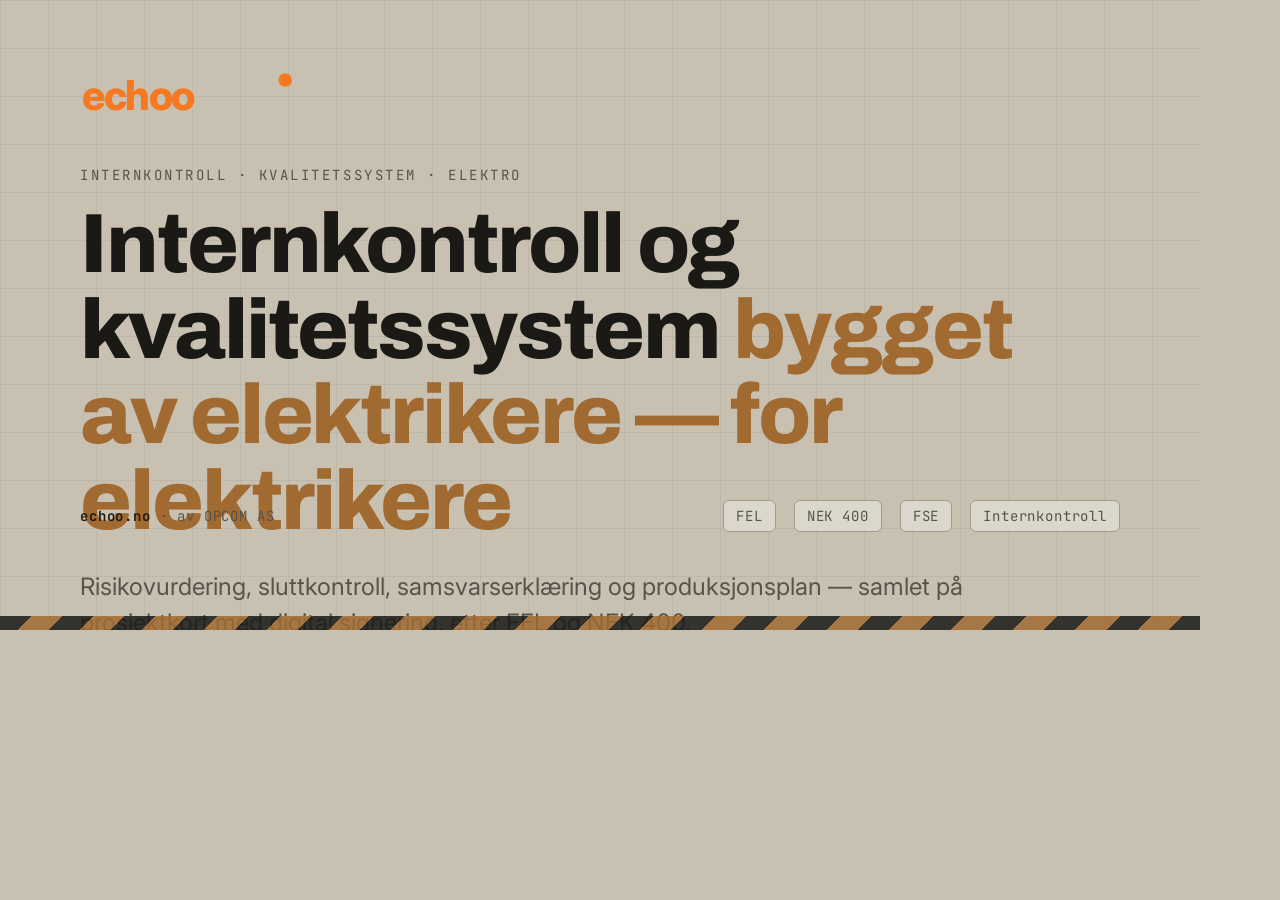
<file: og-template.html>
<!DOCTYPE html>
<html lang="nb">
<head>
<meta charset="UTF-8">
<style>
  @import url('https://fonts.googleapis.com/css2?family=Archivo:wght@800;900&family=Inter:wght@500;600&family=JetBrains+Mono:wght@500;600&display=swap');
  *{box-sizing:border-box;margin:0;padding:0}
  html,body{width:1200px;height:630px;overflow:hidden}
  body{
    background:#c8c1b2;
    font-family:'Inter',system-ui,sans-serif;
    color:#1a1916;
    position:relative;
    padding:64px 80px;
  }
  body::before{
    content:"";position:absolute;inset:0;
    background-image:linear-gradient(rgba(26,25,22,.06) 1px,transparent 1px),linear-gradient(90deg,rgba(26,25,22,.06) 1px,transparent 1px);
    background-size:48px 48px;pointer-events:none;
  }
  .hazard{
    position:absolute;left:0;right:0;bottom:0;height:14px;
    background:repeating-linear-gradient(135deg,#1a1916 0 22px,#a06a30 22px 44px);
    opacity:.85;
  }
  .frame{position:relative;display:flex;flex-direction:column;height:100%}
  .logo{display:flex;align-items:center;gap:18px}
  .word{font-family:'Archivo',sans-serif;font-weight:900;font-size:42px;letter-spacing:-.02em}
  .eyebrow{
    font-family:'JetBrains Mono',ui-monospace,monospace;
    font-size:14px;letter-spacing:.18em;text-transform:uppercase;
    color:#57544b;margin-top:38px;
  }
  h1{
    font-family:'Archivo',sans-serif;font-weight:800;
    font-size:84px;line-height:1.02;letter-spacing:-.025em;
    margin-top:18px;max-width:1040px;
  }
  .hl{color:#a06a30}
  .sub{
    font-size:24px;line-height:1.5;color:#57544b;
    margin-top:24px;max-width:920px;
  }
  .foot{
    position:absolute;left:0;right:0;bottom:34px;
    display:flex;justify-content:space-between;align-items:center;
    font-family:'JetBrains Mono',ui-monospace,monospace;
    font-size:14px;letter-spacing:.06em;color:#57544b;
  }
  .foot b{color:#1a1916;font-weight:600}
  .badges{display:flex;gap:18px}
  .badge{padding:6px 12px;border:1px solid #a39b88;border-radius:6px;background:#dcd7cc}
</style>
</head>
<body>
  <div class="frame">
    <div class="logo">
      <svg width="232" height="64" viewBox="0 0 200 56" aria-hidden="true">
        <text x="0" y="40" font-family="Inter, system-ui, sans-serif" font-weight="800" font-size="36" fill="#F47920" letter-spacing="-1.5">echoo</text>
        <circle cx="178" cy="14" r="6" fill="#F47920"/>
      </svg>
    </div>
    <div class="eyebrow">Internkontroll · Kvalitetssystem · Elektro</div>
    <h1>Internkontroll og kvalitetssystem <span class="hl">bygget av elektrikere — for elektrikere</span></h1>
    <p class="sub">Risikovurdering, sluttkontroll, samsvarserklæring og produksjonsplan — samlet på prosjektkort med digital signering, etter FEL og NEK 400.</p>
    <div class="foot">
      <span><b>echoo.no</b> · av OPCOM AS</span>
      <span class="badges">
        <span class="badge">FEL</span>
        <span class="badge">NEK 400</span>
        <span class="badge">FSE</span>
        <span class="badge">Internkontroll</span>
      </span>
    </div>
  </div>
  <div class="hazard"></div>
</body>
</html>
</file>
<file: styles.css>
/* ============================================================
   ECHOO — Kvalitetssystem for elektrohåndverk
   Dark, industrial, high-contrast. Tool, not SaaS.
   ============================================================ */

:root {
  /* Surfaces — Lin: varm, lys mellomtone */
  --bg:        #c8c1b2;
  --bg-2:      #d0cabc;
  --surface:   #dcd7cc;
  --surface-2: #cfc9bb;
  --line:      #b9b2a1;
  --line-2:    #a39b88;

  /* Ink */
  --ink:       #1a1916;
  --ink-2:     #57544b;
  --ink-3:     #8a867a;

  /* Accent — Echoo's own (kobberbrun). Themeable via Tweaks.
     NB: var still named --orange so component CSS stays unchanged. */
  --orange:    #a06a30;
  --orange-2:  #b5824a;
  --orange-ink:#ffffff;

  /* Signal */
  --ok:        #2e9e6b;
  --ok-dim:    #d6efe1;
  --warn:      #c98a16;

  --r-sm: 4px;
  --r:    8px;
  --r-lg: 14px;
  --r-xl: 22px;

  --maxw: 1200px;
  --pad:  clamp(20px, 5vw, 64px);

  --font-display: "Archivo", system-ui, sans-serif;
  --font-body:    "Inter", system-ui, sans-serif;
  --font-mono:    "JetBrains Mono", ui-monospace, monospace;
}

* { box-sizing: border-box; }

html { scroll-behavior: smooth; }

body {
  margin: 0;
  background: var(--bg);
  color: var(--ink);
  font-family: var(--font-body);
  font-size: 17px;
  line-height: 1.6;
  -webkit-font-smoothing: antialiased;
  letter-spacing: -0.01em;
  overflow-x: hidden;
}

::selection { background: var(--orange); color: var(--orange-ink); }

h1, h2, h3, h4 {
  font-family: var(--font-display);
  font-weight: 800;
  line-height: 1.02;
  letter-spacing: -0.025em;
  margin: 0;
  text-wrap: balance;
}

p { margin: 0; text-wrap: pretty; }
a { color: inherit; text-decoration: none; }

/* ---------- Layout ---------- */
.wrap { width: 100%; max-width: var(--maxw); margin: 0 auto; padding-inline: var(--pad); }
section { position: relative; }

.eyebrow {
  font-family: var(--font-mono);
  font-size: 12.5px;
  font-weight: 600;
  letter-spacing: 0.16em;
  text-transform: uppercase;
  color: var(--orange);
  display: inline-flex;
  align-items: center;
  gap: 10px;
}
.eyebrow::before {
  content: "";
  width: 22px; height: 1px;
  background: var(--orange);
  display: inline-block;
}

.section-head { max-width: 760px; }
.section-head h2 {
  font-size: clamp(30px, 4.4vw, 52px);
  margin-top: 18px;
}
.section-head .lede {
  color: var(--ink-2);
  font-size: clamp(17px, 1.7vw, 20px);
  margin-top: 18px;
  max-width: 640px;
}

.pad-y { padding-block: clamp(72px, 11vh, 140px); }
.divider { border-top: 1px solid var(--line); }

/* ---------- Hazard stripe ---------- */
.hazard {
  height: 8px;
  background-image: repeating-linear-gradient(
    -45deg, var(--orange) 0 14px, #0d0d0c 14px 28px);
  opacity: 0.92;
}
.hazard.thin { height: 5px; }

/* ---------- Buttons ---------- */
.btn {
  --bh: 52px;
  display: inline-flex; align-items: center; justify-content: center;
  gap: 10px;
  height: var(--bh);
  padding: 0 24px;
  font-family: var(--font-body);
  font-weight: 600;
  font-size: 15.5px;
  letter-spacing: -0.01em;
  border-radius: var(--r);
  border: 1px solid transparent;
  cursor: pointer;
  transition: transform .12s ease, background .15s ease, border-color .15s ease, color .15s ease;
  white-space: nowrap;
}
.btn:active { transform: translateY(1px); }
.btn-primary {
  background: var(--orange);
  color: var(--orange-ink);
  border-color: var(--orange);
  font-weight: 700;
}
.btn-primary:hover { background: var(--orange-2); border-color: var(--orange-2); }
.btn-ghost {
  background: transparent;
  color: var(--ink);
  border-color: var(--line-2);
}
.btn-ghost:hover { border-color: var(--ink-3); background: var(--surface); }
.btn-sm { --bh: 44px; padding: 0 18px; font-size: 14.5px; }
.btn-arrow svg { transition: transform .15s ease; }
.btn:hover .btn-arrow svg { transform: translateX(3px); }

/* ---------- Brand mark ---------- */
/* Wordmark matcher app-en (src/app/icon.svg + public/echoo-wordmark.svg).
   Offisielle master ligger i ~/Desktop/2B/Konsernet/Ressurser/Brand/Echoo/.
   Erstattet 3-rings-symbolet 2026-06-30. */
.logo { display: inline-flex; align-items: center; }
.logo .logo-mark { display: block; height: 32px; width: auto; }
/* Footer-varianten litt mindre */
.footer .logo .logo-mark { height: 28px; }

/* ---------- Nav ---------- */
.nav {
  position: sticky; top: 0; z-index: 50;
  background: color-mix(in srgb, var(--bg) 78%, transparent);
  backdrop-filter: blur(14px) saturate(1.2);
  border-bottom: 1px solid transparent;
  transition: border-color .2s ease, background .2s ease;
}
.nav.scrolled { border-color: var(--line); background: color-mix(in srgb, var(--bg) 92%, transparent); }
.nav-inner { display: flex; align-items: center; justify-content: space-between; height: 72px; }
.nav-links { display: flex; align-items: center; gap: 30px; }
.nav-links a {
  font-size: 14.5px; color: color-mix(in srgb, var(--ink-2) 55%, var(--ink)); font-weight: 500;
  transition: color .15s ease;
}
.nav-links a:hover { color: var(--ink); }
.nav-cta { display: flex; align-items: center; gap: 14px; }
.nav-login {
  font-size: 14.5px; font-weight: 500;
  color: color-mix(in srgb, var(--ink-2) 55%, var(--ink));
  padding: 8px 4px;
  transition: color .15s ease;
}
.nav-login:hover { color: var(--ink); }
@media (max-width: 940px) { .nav-login { display: none; } }

/* Burger button */
.nav-burger {
  display: none;
  width: 44px; height: 44px; flex: none;
  border: 1px solid var(--line-2); border-radius: 10px;
  background: var(--surface); cursor: pointer;
  align-items: center; justify-content: center;
  padding: 0;
}
.nav-burger span {
  position: relative; width: 18px; height: 2px; border-radius: 2px;
  background: var(--ink); transition: background .2s ease;
}
.nav-burger span::before, .nav-burger span::after {
  content: ""; position: absolute; left: 0; width: 18px; height: 2px;
  border-radius: 2px; background: var(--ink);
  transition: transform .25s ease, top .2s ease;
}
.nav-burger span::before { top: -6px; }
.nav-burger span::after { top: 6px; }
.nav.menu-open .nav-burger span { background: transparent; }
.nav.menu-open .nav-burger span::before { top: 0; transform: rotate(45deg); }
.nav.menu-open .nav-burger span::after { top: 0; transform: rotate(-45deg); }

/* Mobile drawer */
.nav-mobile {
  display: none;
  position: absolute; top: 100%; left: 0; right: 0;
  background: var(--bg-2); border-bottom: 1px solid var(--line);
  box-shadow: 0 24px 40px -24px rgba(20,18,12,.4);
  padding: 12px var(--pad) 22px;
  flex-direction: column; gap: 4px;
  max-height: calc(100dvh - 72px); overflow-y: auto;
}
.nav.menu-open .nav-mobile { display: flex; animation: navdrop .22s ease; }
@keyframes navdrop { from { opacity: 0; transform: translateY(-8px); } to { opacity: 1; transform: none; } }
.nav-mobile a.m-link {
  font-family: var(--font-display); font-weight: 700; font-size: 19px;
  letter-spacing: -0.02em; color: var(--ink);
  padding: 15px 4px; border-bottom: 1px solid var(--line);
}
.nav-mobile a.m-link:last-of-type { border-bottom: none; }
.nav-mobile .m-cta { display: flex; flex-direction: column; gap: 10px; margin-top: 14px; }
.nav-mobile .m-cta .btn { width: 100%; --bh: 52px; }

/* ---------- Mobil-finpuss ---------- */
@media (max-width: 560px) {
  body { font-size: 16px; }
  h1, h2, h3, .hero h1, .founders p.big { overflow-wrap: anywhere; }
  .hero h1 { hyphens: auto; }
  .hero-cta .btn, .price-right .cta .btn { flex: 1 1 auto; }
  .pk-mods { grid-template-columns: 1fr !important; }
  .pk-meta { gap: 14px; }
  .sc-tabs { gap: 6px; }
  .sc-tab { font-size: 12px; padding: 9px 13px; }
  .price-left, .price-right { padding: 28px 22px; }
  .cta-band .wrap { flex-direction: column; align-items: flex-start; }
  .cta-band .btn { width: 100%; }
  .fgrid { grid-template-columns: 1fr; }
  .trust-inner { gap: 16px; }
  .trust .std { gap: 14px 18px; }
}
@media (max-width: 380px) {
  .frame-bar .addr { display: none; }
}

@media (max-width: 940px) {
  .nav-links { display: none; }
  .nav-cta .btn-ghost { display: none; }
  .nav-burger { display: inline-flex; }
}

/* ---------- Hero ---------- */
.hero { position: relative; overflow: hidden; padding-top: clamp(54px, 8vh, 96px); }
.hero::before {
  content: ""; position: absolute; inset: 0;
  background:
    radial-gradient(900px 500px at 78% -8%, color-mix(in srgb, var(--orange) 16%, transparent), transparent 60%),
    radial-gradient(700px 600px at 5% 20%, color-mix(in srgb, var(--orange) 6%, transparent), transparent 55%);
  pointer-events: none;
}
.hero-grid {
  position: absolute; inset: 0;
  background-image:
    linear-gradient(var(--line) 1px, transparent 1px),
    linear-gradient(90deg, var(--line) 1px, transparent 1px);
  background-size: 64px 64px;
  -webkit-mask-image: radial-gradient(900px 600px at 70% 10%, #000 0%, transparent 72%);
          mask-image: radial-gradient(900px 600px at 70% 10%, #000 0%, transparent 72%);
  opacity: .7; pointer-events: none;
}
.hero-inner {
  position: relative;
  display: grid; grid-template-columns: 1.08fr 0.92fr; gap: clamp(36px, 5vw, 72px);
  align-items: center;
  padding-bottom: clamp(56px, 8vh, 96px);
}
.hero h1 {
  font-size: clamp(38px, 5.6vw, 74px);
  margin-top: 26px;
}
.hero h1 .hl { color: var(--orange); }
.hero .sub {
  color: var(--ink-2);
  font-size: clamp(17px, 1.8vw, 21px);
  line-height: 1.55;
  margin-top: 26px;
  max-width: 580px;
}
.hero-cta { display: flex; gap: 14px; margin-top: 34px; flex-wrap: wrap; }
.hero-chips {
  display: flex; flex-wrap: wrap; gap: 10px; margin-top: 40px;
}
.chip {
  font-family: var(--font-body);
  font-size: 14px; font-weight: 400;
  letter-spacing: 0;
  color: var(--ink-2);
  border: 1px solid var(--line-2);
  border-radius: 999px;
  padding: 8px 15px;
  display: inline-flex; align-items: center; gap: 9px;
  background: var(--surface);
}
.chip .dot { width: 6px; height: 6px; border-radius: 50%; background: var(--orange); }

@media (max-width: 900px) {
  .hero-inner { grid-template-columns: 1fr; }
  .hero-visual { order: 2; }
}

/* ---------- Browser / app frame ---------- */
.frame {
  border: 1px solid var(--line);
  border-radius: var(--r-lg);
  background: var(--bg-2);
  overflow: hidden;
  box-shadow: 0 40px 90px -45px rgba(20,18,12,.45), 0 2px 8px -2px rgba(20,18,12,.12);
}
.frame-bar {
  display: flex; align-items: center; gap: 8px;
  height: 40px; padding: 0 14px;
  background: var(--surface);
  border-bottom: 1px solid var(--line);
}
.frame-bar .dots { display: flex; gap: 6px; }
.frame-bar .dots i { width: 11px; height: 11px; border-radius: 50%; background: var(--line-2); display: block; }
.frame-bar .addr {
  margin-left: 8px;
  font-family: var(--font-mono); font-size: 11.5px; color: var(--ink-3);
  background: var(--bg); border: 1px solid var(--line);
  border-radius: 6px; padding: 4px 12px;
  flex: 1; max-width: 300px;
}
.frame-body { background: var(--bg-2); }

/* ---------- Dark scope: product screens stay dark on light page ---------- */
.frame, .phone {
  --bg:        #0d0d0c;
  --bg-2:      #131312;
  --surface:   #181816;
  --surface-2: #1e1e1b;
  --line:      #2a2a26;
  --line-2:    #38382f;
  --ink:       #f4f3ee;
  --ink-2:     #b6b3a9;
  --ink-3:     #7c7a72;
  --ok:        #57c98a;
  --ok-dim:    #1c3a2b;
  --warn:      #e7b24a;
}

/* ---------- App mockup: shared ---------- */
.app { font-size: 13px; color: var(--ink); }
.app-topbar {
  display: flex; align-items: center; justify-content: space-between;
  padding: 13px 16px; border-bottom: 1px solid var(--line);
  background: var(--surface);
}
.app-topbar .left { display: flex; align-items: center; gap: 12px; }
.app-status {
  font-family: var(--font-mono); font-size: 10.5px; letter-spacing: .08em;
  text-transform: uppercase; color: var(--ink-2);
  border: 1px solid var(--line-2); border-radius: 999px; padding: 4px 10px;
  display: inline-flex; align-items: center; gap: 7px;
}
.app-status .dot { width: 6px; height: 6px; border-radius: 50%; }

/* Prosjektkort */
.pk { padding: 18px; display: grid; gap: 16px; }
.pk-head h4 { font-size: 19px; letter-spacing: -0.02em; }
.pk-meta { display: flex; gap: 22px; flex-wrap: wrap; margin-top: 8px; }
.pk-meta div { font-size: 11.5px; }
.pk-meta .k { font-family: var(--font-mono); color: var(--ink-3); text-transform: uppercase; letter-spacing: .07em; font-size: 9.5px; }
.pk-meta .v { color: var(--ink); margin-top: 2px; font-weight: 500; }
.pk-prog { display: grid; gap: 7px; }
.pk-prog .bar { height: 7px; border-radius: 99px; background: var(--surface-2); overflow: hidden; }
.pk-prog .bar i { display: block; height: 100%; background: var(--orange); border-radius: 99px; }
.pk-prog .lbl { display: flex; justify-content: space-between; font-size: 11px; color: var(--ink-2); }
.pk-prog .lbl b { color: var(--ink); }
.pk-mods { display: grid; grid-template-columns: 1fr 1fr; gap: 8px; }
.pk-mod {
  display: flex; align-items: center; gap: 10px;
  padding: 10px 12px; border: 1px solid var(--line); border-radius: var(--r);
  background: var(--surface);
}
.pk-mod .ic {
  width: 22px; height: 22px; border-radius: 6px; flex: none;
  display: grid; place-items: center; font-size: 12px; font-weight: 700;
}
.pk-mod .ic.done { background: var(--ok-dim); color: var(--ok); }
.pk-mod .ic.prog { background: rgba(231,178,74,.15); color: var(--warn); }
.pk-mod .ic.todo { background: var(--surface-2); color: var(--ink-3); border: 1px dashed var(--line-2); }
.pk-mod .nm { font-size: 12px; font-weight: 500; }
.pk-mod .st { font-family: var(--font-mono); font-size: 9.5px; color: var(--ink-3); text-transform: uppercase; letter-spacing: .06em; }
.pk-sign {
  display: flex; align-items: center; justify-content: space-between;
  padding: 12px 14px; border: 1px solid var(--orange); border-radius: var(--r);
  background: color-mix(in srgb, var(--orange) 12%, transparent);
}
.pk-sign .t { font-size: 12.5px; font-weight: 600; }
.pk-sign .d { font-size: 10.5px; color: var(--ink-2); }
.pk-sign .go {
  font-family: var(--font-mono); font-size: 11px; font-weight: 600;
  color: var(--orange-ink); background: var(--orange);
  padding: 7px 12px; border-radius: 6px;
}

/* Gantt */
.gantt { padding: 16px; }
.gantt-head { display: grid; grid-template-columns: 132px 1fr; margin-bottom: 10px; }
.gantt-weeks { display: grid; grid-template-columns: repeat(6, 1fr); }
.gantt-weeks span {
  font-family: var(--font-mono); font-size: 10px; color: var(--ink-3);
  text-transform: uppercase; letter-spacing: .05em;
  border-left: 1px solid var(--line); padding-left: 8px;
}
.gantt-row { display: grid; grid-template-columns: 132px 1fr; align-items: center; height: 38px; }
.gantt-row .task { font-size: 12px; font-weight: 500; color: var(--ink); display: flex; align-items: center; gap: 8px; }
.gantt-row .task .sq { width: 7px; height: 7px; border-radius: 2px; flex: none; }
.gantt-track { position: relative; height: 100%;
  background-image: linear-gradient(90deg, var(--line) 1px, transparent 1px);
  background-size: calc(100%/6) 100%;
}
.gantt-bar {
  position: absolute; top: 50%; transform: translateY(-50%);
  height: 18px; border-radius: 5px;
  display: flex; align-items: center; padding: 0 8px;
  font-family: var(--font-mono); font-size: 9px; color: #fff; font-weight: 500;
  white-space: nowrap; overflow: hidden;
}
.gantt-today { position: absolute; top: -6px; bottom: 0; width: 2px; background: var(--orange); z-index: 3; }
.gantt-today::after {
  content: "I DAG"; position: absolute; top: -14px; left: 50%; transform: translateX(-50%);
  font-family: var(--font-mono); font-size: 8px; color: var(--orange); letter-spacing: .1em;
}

/* PDF / Samsvarserklæring */
.pdf-wrap { padding: 22px; display: grid; place-items: center; background:
  repeating-linear-gradient(45deg, #161614 0 2px, #131312 2px 9px); }
.pdf {
  width: 100%; max-width: 360px;
  background: #f6f5f1; color: #1a1a18;
  border-radius: 4px; padding: 26px 26px 22px;
  font-family: var(--font-body);
  box-shadow: 0 30px 60px -20px rgba(0,0,0,.7);
  position: relative;
}
.pdf .ph { display: flex; align-items: flex-start; justify-content: space-between; border-bottom: 2px solid #1a1a18; padding-bottom: 12px; }
.pdf .ph .t { font-family: var(--font-display); font-weight: 800; font-size: 15px; letter-spacing: -.02em; }
.pdf .ph .n { font-family: var(--font-mono); font-size: 8.5px; color: #555; text-align: right; line-height: 1.5; }
.pdf .row { display: flex; justify-content: space-between; gap: 12px; font-size: 10px; padding: 6px 0; border-bottom: 1px solid #e2e0d8; }
.pdf .row .k { color: #6a6a64; }
.pdf .row .v { font-weight: 600; text-align: right; }
.pdf .body-txt { font-size: 9px; color: #4a4a44; line-height: 1.55; margin: 12px 0; }
.pdf .sign-row { display: flex; align-items: flex-end; justify-content: space-between; margin-top: 14px; }
.pdf .sig { font-family: "Caveat", cursive; font-size: 26px; color: #15315a; line-height: 1; transform: rotate(-4deg); }
.pdf .sig-line { font-family: var(--font-mono); font-size: 8px; color: #6a6a64; border-top: 1px solid #999; padding-top: 4px; margin-top: 6px; width: 130px; }
.pdf .stamp {
  font-family: var(--font-mono); font-size: 8.5px; font-weight: 700;
  color: #1b7a47; border: 1.5px solid #1b7a47; border-radius: 5px;
  padding: 6px 9px; text-align: center; line-height: 1.4; letter-spacing: .03em;
  transform: rotate(5deg);
}

/* ---------- Trust strip ---------- */
.trust { border-top: 1px solid var(--line); border-bottom: 1px solid var(--line); background: var(--bg-2); }
.trust-inner { display: flex; align-items: center; justify-content: space-between; gap: 32px; padding-block: 26px; flex-wrap: wrap; }
.trust .made { font-size: 14px; color: var(--ink-2); }
.trust .made b { color: var(--ink); font-weight: 600; }
.trust .std { display: flex; align-items: center; gap: 26px; flex-wrap: wrap; }
.trust .std span { font-family: var(--font-mono); font-size: 13px; letter-spacing: .04em; color: var(--ink-3); display: inline-flex; align-items: center; gap: 8px; }
.trust .std span::before { content: ""; width: 7px; height: 7px; border-radius: 50%; background: var(--ink-3); }

/* ---------- Problem cards ---------- */
.cards-3 { display: grid; grid-template-columns: repeat(3, 1fr); gap: 18px; margin-top: 54px; }
@media (max-width: 860px) { .cards-3 { grid-template-columns: 1fr; } }
.pcard {
  border: 1px solid var(--line); border-radius: var(--r-lg);
  padding: 30px 28px 32px; background: var(--surface);
  position: relative; overflow: hidden;
  transition: transform .18s ease, box-shadow .18s ease;
}
.pcard:hover { transform: translateY(-4px); box-shadow: 0 24px 44px -28px color-mix(in srgb, var(--tc, var(--ink)) 40%, transparent); }
/* Svake, jordnære toner per rute */
.pcard.tint {
  background: color-mix(in srgb, var(--tc) 11%, var(--surface));
  border-color: color-mix(in srgb, var(--tc) 34%, var(--line));
}
.pcard.tint::before {
  content: ""; position: absolute; left: 0; top: 0; bottom: 0; width: 4px;
  background: var(--tc);
}
.tint-rust  { --tc: #b9544a; }  /* svak rustrød */
.tint-olive { --tc: #6f8a4f; }  /* dempet oliven */
.tint-slate { --tc: #5a7a9e; }  /* dempet blå */
.pcard .num {
  font-family: var(--font-display); font-weight: 800; font-size: 30px;
  line-height: 1; letter-spacing: -.03em;
  color: var(--tc, var(--orange));
}
.pcard h3 { font-size: 22px; margin-top: 14px; }
.pcard p { color: var(--ink-2); margin-top: 12px; font-size: 15.5px; }
.pcard .strike { color: var(--ink-3); text-decoration: line-through; text-decoration-color: var(--tc, var(--orange)); }

/* ---------- Steps ---------- */
.steps { display: grid; grid-template-columns: repeat(4, 1fr); gap: 16px; margin-top: 54px; }
@media (max-width: 900px) { .steps { grid-template-columns: 1fr 1fr; } }
@media (max-width: 560px) { .steps { grid-template-columns: 1fr; } }
.step {
  padding: 26px 24px 28px; background: var(--surface); position: relative;
  border: 1px solid var(--line); border-top: 3px solid var(--sc, var(--orange));
  border-radius: var(--r-lg);
  transition: transform .18s ease, box-shadow .18s ease;
}
.step:hover { transform: translateY(-4px); box-shadow: 0 22px 40px -28px color-mix(in srgb, var(--sc, var(--ink)) 45%, transparent); }
.step .n {
  font-family: var(--font-display); font-weight: 800; font-size: 18px;
  width: 42px; height: 42px; border-radius: 12px; display: grid; place-items: center;
  background: var(--sc, var(--orange)); color: #fff;
}
/* Egne farger per steg-rute */
.s-1 { --sc: var(--orange); }  /* følger merkefargen */
.s-2 { --sc: #6f8a4f; }  /* oliven */
.s-3 { --sc: #5a7a9e; }  /* dempet blå */
.s-4 { --sc: #5e8f82; }  /* dempet grønnblå */
.step h3 { font-size: 18px; margin-top: 20px; }
.step p { color: var(--ink-2); margin-top: 10px; font-size: 14.5px; }
.step .arr { position: absolute; top: 50%; right: -19px; transform: translateY(-50%); color: var(--sc, var(--orange)); z-index: 2; }
@media (max-width: 900px) { .step .arr { display: none; } }

/* ---------- Features ---------- */
.feat-grid { display: grid; grid-template-columns: repeat(4, 1fr); gap: 14px; margin-top: 54px; }
@media (max-width: 1000px) { .feat-grid { grid-template-columns: repeat(2, 1fr); } }
@media (max-width: 560px) { .feat-grid { grid-template-columns: 1fr; } }
.feat {
  border: 1px solid var(--line); border-radius: var(--r-lg); padding: 22px;
  background: var(--surface); transition: border-color .18s ease, transform .18s ease, background .18s ease;
}
.feat:hover { border-color: var(--line-2); transform: translateY(-3px); background: var(--surface-2); }
.feat .ic { width: 40px; height: 40px; border: 1px solid var(--line-2); border-radius: 10px; display: grid; place-items: center; color: var(--orange); }
/* Per-modul fargekoding — dempede, jordnære toner */
.feat .ic.tinted {
  border-color: color-mix(in srgb, var(--c) 38%, var(--line-2));
  background: color-mix(in srgb, var(--c) 15%, var(--surface));
  color: var(--c);
}
.feat .ic.neutral {
  border-color: var(--line-2);
  background: #fbfaf6;
  color: #3a3630;
}
.ic-red    { --c: #b9544a; }  /* svak rød */
.ic-green  { --c: #5f8a5c; }  /* svak grønn */
.ic-blue   { --c: #5a7a9e; }  /* dempet blå */
.ic-amber  { --c: #b5824a; }  /* kobber/rav */
.ic-yellow { --c: #bd9a3c; }  /* oker */
.ic-teal   { --c: #5e8f82; }  /* dempet grønnblå */
.feat h3 { font-size: 17px; margin-top: 18px; }
.feat p { color: var(--ink-2); font-size: 13.5px; margin-top: 8px; line-height: 1.5; }

/* ---------- Showcase tabs ---------- */
.showcase { background: var(--bg-2); }
.sc-tabs { display: flex; gap: 8px; margin-top: 40px; flex-wrap: wrap; }
.sc-tab {
  font-family: var(--font-mono); font-size: 12.5px; font-weight: 500;
  color: var(--ink-2); border: 1px solid var(--line-2); background: transparent;
  border-radius: 999px; padding: 10px 18px; cursor: pointer;
  transition: all .15s ease; letter-spacing: .02em;
}
.sc-tab:hover { color: var(--ink); border-color: var(--ink-3); }
.sc-tab.active { background: var(--orange); color: var(--orange-ink); border-color: var(--orange); font-weight: 600; }
.sc-stage { margin-top: 28px; position: relative; }
.sc-panel { display: none; }
.sc-panel.active { display: block; animation: fade .35s ease; }
.sc-panel .cap { margin-top: 20px; display: flex; gap: 14px; align-items: baseline; }
.sc-panel .cap .t { font-family: var(--font-mono); font-size: 12px; color: var(--orange); letter-spacing: .08em; text-transform: uppercase; }
.sc-panel .cap .d { color: var(--ink-2); font-size: 15px; }
@keyframes fade { from { opacity: 0; transform: translateY(8px); } to { opacity: 1; transform: none; } }

/* ---------- Pricing ---------- */
.pricing { }

/* Pakke-sammenligning over selve price-box. Lar besøkende se hva som er
   inkludert i Basic vs ISO før de trykker "Kom i gang". */
.pkg-compare {
  display: grid; grid-template-columns: 1fr 1fr; gap: 22px;
  margin-top: 48px; margin-bottom: 22px;
}
@media (max-width: 820px) { .pkg-compare { grid-template-columns: 1fr; gap: 18px; } }
.pkg {
  display: flex; flex-direction: column;
  border: 1px solid var(--line-2); border-radius: var(--r-xl);
  background: var(--surface); padding: 32px 28px;
  transition: border-color .15s ease, box-shadow .15s ease;
}
.pkg:hover { border-color: color-mix(in srgb, var(--orange) 40%, var(--line-2)); }
.pkg.pkg-iso {
  border-color: color-mix(in srgb, var(--orange) 30%, var(--line-2));
  background: linear-gradient(180deg, color-mix(in srgb, var(--orange) 4%, var(--surface)) 0%, var(--surface) 100%);
}
.pkg-head { padding-bottom: 18px; border-bottom: 1px solid var(--line-2); }
.pkg-badge {
  display: inline-block; font-family: var(--font-mono); font-size: 11px;
  font-weight: 700; letter-spacing: .14em; text-transform: uppercase;
  color: var(--orange); background: color-mix(in srgb, var(--orange) 12%, transparent);
  padding: 4px 10px; border-radius: 999px; margin-bottom: 10px;
}
.pkg-name {
  font-family: var(--font-display); font-weight: 800;
  font-size: clamp(22px, 2.4vw, 28px); letter-spacing: -.02em; color: var(--ink);
}
.pkg-price { display: flex; align-items: baseline; gap: 6px; margin-top: 12px; }
.pkg-kr {
  font-family: var(--font-display); font-weight: 800;
  font-size: clamp(36px, 5vw, 48px); letter-spacing: -.03em; color: var(--ink);
}
.pkg-per { color: var(--ink-2); font-size: 15px; }
.pkg-sub { color: var(--ink-2); font-size: 14.5px; line-height: 1.55; margin-top: 10px; }
.pkg-includes-base {
  font-family: var(--font-display); font-weight: 700; font-size: 13px;
  text-transform: uppercase; letter-spacing: .08em; color: var(--orange);
  margin-top: 18px; margin-bottom: 4px;
}
.pkg-feats {
  list-style: none; padding: 0; margin: 18px 0 24px;
  display: flex; flex-direction: column; gap: 10px;
}
.pkg-feats li {
  position: relative; padding-left: 26px; font-size: 14.5px;
  line-height: 1.5; color: var(--ink);
}
.pkg-feats li::before {
  content: ""; position: absolute; left: 0; top: 4px;
  width: 16px; height: 16px;
  background-image: url("data:image/svg+xml,%3Csvg xmlns='http://www.w3.org/2000/svg' viewBox='0 0 18 18' fill='none'%3E%3Cpath d='M3 9.5l4 4 8-9' stroke='%23F47920' stroke-width='2.2' stroke-linecap='round' stroke-linejoin='round'/%3E%3C/svg%3E");
  background-size: contain; background-repeat: no-repeat;
}
.pkg-cta { margin-top: auto; justify-content: center; text-align: center; }
.pkg-trial {
  text-align: center; font-size: 12.5px; color: var(--ink-2);
  margin-top: 10px;
}

.price-box {
  display: grid; grid-template-columns: 1fr 1px 1.1fr; gap: 0;
  border: 1px solid var(--line-2); border-radius: var(--r-xl); overflow: hidden;
  margin-top: 54px; background: var(--surface);
}
@media (max-width: 820px) { .price-box { grid-template-columns: 1fr; } }
.price-left { padding: 40px; background:
  radial-gradient(500px 300px at 20% 0%, color-mix(in srgb, var(--orange) 12%, transparent), transparent 70%), var(--surface); }
.price-left .tag { font-family: var(--font-mono); font-size: 12px; letter-spacing: .12em; text-transform: uppercase; color: var(--orange); }
.price-left .amt { display: flex; align-items: baseline; gap: 8px; margin-top: 20px; }
.price-left .amt .kr { font-family: var(--font-display); font-weight: 800; font-size: clamp(48px, 7vw, 72px); letter-spacing: -.03em; }
.price-left .amt .per { color: var(--ink-2); font-size: 16px; }
.price-left .note { color: var(--ink-2); font-size: 15px; margin-top: 14px; max-width: 320px; }
.price-left .nope { display: flex; flex-direction: column; gap: 8px; margin-top: 26px; }
.price-left .nope div { font-size: 13.5px; color: var(--ink-2); display: flex; align-items: center; gap: 10px; }
.price-left .nope .x { color: var(--orange); font-family: var(--font-mono); font-weight: 700; }
.price-left .addon-tier { margin-top: 26px; padding-top: 22px; border-top: 1px dashed var(--line-2); }
.price-left .addon-row { display: flex; justify-content: space-between; align-items: baseline; gap: 12px; flex-wrap: wrap; }
.price-left .addon-label { font-family: var(--font-display); font-weight: 700; font-size: 18px; color: var(--ink); letter-spacing: -.015em; }
.price-left .addon-amt { font-family: var(--font-display); font-weight: 800; font-size: 22px; color: var(--orange); letter-spacing: -.02em; }
.price-left .addon-note { color: var(--ink-2); font-size: 14.5px; line-height: 1.55; margin-top: 8px; max-width: 360px; }
.price-left .addon-note b { color: var(--ink); font-weight: 700; }
.price-left .addon-cta { display: inline-block; margin-top: 14px; font-family: var(--font-display); font-weight: 700; font-size: 15px; letter-spacing: -.01em; color: var(--orange); transition: color .15s ease; }
.price-left .addon-cta:hover { color: var(--orange-2); }
.price-mid { background: var(--line); }
.price-right { padding: 40px; }
.price-right .h { font-family: var(--font-mono); font-size: 12px; letter-spacing: .1em; text-transform: uppercase; color: var(--ink-3); }
.incl { display: grid; gap: 12px; margin-top: 22px; }
.incl div { display: flex; align-items: flex-start; gap: 12px; font-size: 15px; }
.incl .ck { color: var(--ok); flex: none; margin-top: 2px; }
.price-right .cta { margin-top: 30px; display: flex; gap: 12px; flex-wrap: wrap; }

/* ---------- Founders ---------- */
.founders-grid { display: grid; grid-template-columns: 1fr 0.95fr; gap: clamp(36px, 5vw, 72px); align-items: center; margin-top: 16px; }
@media (max-width: 860px) { .founders-grid { grid-template-columns: 1fr; } }
.founders h2 { font-size: clamp(30px, 4.2vw, 48px); }
.founders p.big { font-size: clamp(18px, 2vw, 22px); color: var(--ink); margin-top: 26px; line-height: 1.5; }
.founders p.sm { color: var(--ink-2); margin-top: 18px; font-size: 16px; }
.founders .sig-name { font-family: "Caveat", cursive; font-size: 30px; color: var(--orange); margin-top: 24px; transform: rotate(-3deg); display: inline-block; }
.founders .role { font-family: var(--font-mono); font-size: 12px; color: var(--ink-3); margin-top: 4px; letter-spacing: .04em; }

/* image placeholder */
.ph-img {
  border: 1px solid var(--line-2); border-radius: var(--r-lg);
  background:
    repeating-linear-gradient(45deg, var(--surface) 0 10px, var(--bg-2) 10px 20px);
  display: grid; place-items: center; min-height: 340px; position: relative;
  overflow: hidden;
}
.ph-img .lbl {
  font-family: var(--font-mono); font-size: 12px; color: var(--ink-3);
  background: var(--bg); border: 1px solid var(--line-2); border-radius: 6px;
  padding: 8px 14px; letter-spacing: .04em;
}

/* ---------- Demo booking ---------- */
.demo { background:
  radial-gradient(800px 400px at 85% 0%, color-mix(in srgb, var(--orange) 10%, transparent), transparent 60%), var(--bg-2);
  border-top: 1px solid var(--line); }
.demo-grid { display: grid; grid-template-columns: 0.9fr 1.1fr; gap: clamp(36px, 5vw, 72px); align-items: start; }
@media (max-width: 900px) { .demo-grid { grid-template-columns: 1fr; } }
.demo-why { display: grid; gap: 18px; margin-top: 30px; }
.demo-why div { display: flex; gap: 14px; align-items: flex-start; }
.demo-why .ic { color: var(--orange); flex: none; margin-top: 2px; }
.demo-why .tx b { display: block; font-size: 16px; font-weight: 600; }
.demo-why .tx span { color: var(--ink-2); font-size: 14.5px; }

.form-card { border: 1px solid var(--line-2); border-radius: var(--r-xl); background: var(--surface); padding: 30px; }
.form-card .fc-head { display: flex; align-items: center; justify-content: space-between; margin-bottom: 22px; }
.form-card .fc-head .t { font-family: var(--font-display); font-weight: 800; font-size: 22px; }
.fgrid { display: grid; grid-template-columns: 1fr 1fr; gap: 16px; }
.field { display: grid; gap: 7px; }
.field.full { grid-column: 1 / -1; }
.field label { font-family: var(--font-mono); font-size: 11px; letter-spacing: .06em; text-transform: uppercase; color: var(--ink-2); }
.field label .req { color: var(--orange); }
.field input, .field select {
  height: 48px; background: var(--bg); border: 1px solid var(--line-2); border-radius: var(--r);
  color: var(--ink); font-family: var(--font-body); font-size: 15px; padding: 0 14px;
  transition: border-color .15s ease, box-shadow .15s ease;
  appearance: none; width: 100%;
}
.field select { background-image: url("data:image/svg+xml,%3Csvg xmlns='http://www.w3.org/2000/svg' width='12' height='8' viewBox='0 0 12 8'%3E%3Cpath d='M1 1l5 5 5-5' stroke='%237c7a72' stroke-width='1.6' fill='none'/%3E%3C/svg%3E");
  background-repeat: no-repeat; background-position: right 14px center; padding-right: 36px; }
.field input:focus, .field select:focus { outline: none; border-color: var(--orange); box-shadow: 0 0 0 3px color-mix(in srgb, var(--orange) 22%, transparent); }
.field input::placeholder { color: var(--ink-3); }
.field.err input, .field.err select { border-color: #e0533a; }
.field .msg { font-size: 11.5px; color: #e0533a; display: none; }
.field.err .msg { display: block; }

.slots { display: flex; gap: 8px; flex-wrap: wrap; }
.slot {
  font-family: var(--font-mono); font-size: 12.5px; color: var(--ink-2);
  border: 1px solid var(--line-2); border-radius: var(--r); padding: 9px 13px; cursor: pointer;
  background: var(--bg); transition: all .14s ease;
}
.slot:hover { border-color: var(--ink-3); color: var(--ink); }
.slot.sel { background: var(--orange); color: var(--orange-ink); border-color: var(--orange); font-weight: 600; }

.form-submit { margin-top: 22px; }
.form-submit .btn { width: 100%; }
.form-foot { text-align: center; margin-top: 14px; font-size: 12.5px; color: var(--ink-3); }

.form-success { display: none; text-align: center; padding: 30px 10px; }
.form-success.show { display: block; animation: fade .4s ease; }
.form-success .big-ck { width: 64px; height: 64px; border-radius: 50%; background: var(--ok-dim); color: var(--ok); display: grid; place-items: center; margin: 0 auto 20px; }
.form-success h3 { font-size: 24px; }
.form-success p { color: var(--ink-2); margin-top: 12px; }

/* ---------- FAQ ---------- */
.faq-list { margin-top: 44px; border-top: 1px solid var(--line); }
.faq-item { border-bottom: 1px solid var(--line); }
.faq-q {
  width: 100%; text-align: left; background: none; border: none; cursor: pointer;
  display: flex; align-items: center; justify-content: space-between; gap: 20px;
  padding: 26px 4px; color: var(--ink); font-family: var(--font-display); font-weight: 700;
  font-size: clamp(17px, 2vw, 21px); letter-spacing: -.02em;
}
.faq-q .pm { flex: none; width: 26px; height: 26px; position: relative; }
.faq-q .pm::before, .faq-q .pm::after { content: ""; position: absolute; background: var(--orange); border-radius: 2px; transition: transform .25s ease; }
.faq-q .pm::before { top: 12px; left: 4px; width: 18px; height: 2px; }
.faq-q .pm::after { top: 4px; left: 12px; width: 2px; height: 18px; }
.faq-item.open .pm::after { transform: scaleY(0); }
.faq-a { max-height: 0; overflow: hidden; transition: max-height .3s ease; }
.faq-a .inner { padding: 0 4px 26px; color: var(--ink-2); font-size: 16px; max-width: 760px; line-height: 1.6; }

/* ---------- CTA band ---------- */
.cta-band { background: var(--orange); color: var(--orange-ink); }
.cta-band .wrap { display: flex; align-items: center; justify-content: space-between; gap: 30px; padding-block: 48px; flex-wrap: wrap; }
.cta-band h2 { font-size: clamp(26px, 3.4vw, 40px); color: var(--orange-ink); max-width: 640px; }
.cta-band .btn-dark { background: #16140f; color: #f4f3ee; border-color: #16140f; }
.cta-band .btn-dark:hover { background: #000; border-color: #000; }
.cta-band-actions { display: flex; align-items: center; gap: 22px; flex-wrap: wrap; }
.cta-band-link { color: var(--orange-ink); font-weight: 600; font-size: 15px; opacity: .9; text-decoration: underline; text-decoration-thickness: 1px; text-underline-offset: 4px; }
.cta-band-link:hover { opacity: 1; }

/* ---------- Footer ---------- */
.footer { background: var(--bg-2); border-top: 1px solid var(--line); }
.footer-top { display: grid; grid-template-columns: 1.4fr 1fr 1fr 1fr 1fr; gap: 32px; padding-block: 56px; }
@media (max-width: 1060px) { .footer-top { grid-template-columns: 1.4fr 1fr 1fr 1fr; } .footer .col-fagstoff { grid-column: 1 / -1; } }
@media (max-width: 820px) { .footer-top { grid-template-columns: 1fr 1fr; gap: 36px 24px; } .footer .col-fagstoff { grid-column: auto; } }
.footer .col h5 { font-family: var(--font-mono); font-size: 11px; letter-spacing: .1em; text-transform: uppercase; color: var(--ink-3); margin: 0 0 16px; font-weight: 600; }
.footer .col a, .footer .col p { display: block; color: var(--ink-2); font-size: 14.5px; margin-bottom: 11px; }
.footer .col a:hover { color: var(--orange); }
.footer .brandcol p { color: var(--ink-2); max-width: 280px; font-size: 14px; margin-top: 16px; }
.footer-bottom { border-top: 1px solid var(--line); padding-block: 22px; display: flex; align-items: center; justify-content: space-between; gap: 16px; flex-wrap: wrap; }
.footer-bottom span { font-family: var(--font-mono); font-size: 12px; color: var(--ink-3); }

/* ---------- Reveal ---------- */
.reveal { opacity: 0; transform: translateY(22px); transition: opacity .6s ease, transform .6s ease; }
.reveal.in { opacity: 1; transform: none; }

/* mobile phone mock */
.phone {
  width: 230px; border: 8px solid #1c1c19; border-radius: 34px; background: var(--bg);
  box-shadow: 0 40px 80px -30px rgba(0,0,0,.85); overflow: hidden; flex: none;
}
.phone .notch { height: 26px; background: #1c1c19; position: relative; }
.phone .notch::after { content: ""; position: absolute; width: 70px; height: 5px; border-radius: 99px; background: #000; left: 50%; top: 9px; transform: translateX(-50%); }
.phone .scr { padding: 14px; }
.mob-top { display: flex; align-items: center; justify-content: space-between; margin-bottom: 14px; }
.mob-top .t { font-family: var(--font-display); font-weight: 800; font-size: 14px; }
.mob-card { border: 1px solid var(--line); border-radius: 10px; padding: 12px; background: var(--surface); margin-bottom: 10px; }
.mob-card .lab { font-family: var(--font-mono); font-size: 8.5px; color: var(--ink-3); text-transform: uppercase; letter-spacing: .06em; }
.mob-card .val { font-size: 13px; font-weight: 600; margin-top: 3px; }
.mob-photo { height: 70px; border-radius: 8px; margin-top: 10px; background: repeating-linear-gradient(45deg, var(--surface-2) 0 8px, var(--bg-2) 8px 16px); display: grid; place-items: center; }
.mob-photo span { font-family: var(--font-mono); font-size: 9px; color: var(--ink-3); }
.mob-btn { background: var(--orange); color: var(--orange-ink); text-align: center; font-weight: 700; font-size: 12px; padding: 11px; border-radius: 8px; margin-top: 4px; }

.mobile-section { display: grid; grid-template-columns: 280px 1fr; gap: clamp(36px, 5vw, 72px); align-items: center; }
@media (max-width: 760px) { .mobile-section { grid-template-columns: 1fr; justify-items: center; text-align: center; } }

/* ---------- Pillar pages (samme designspråk) ---------- */
.hero.pillar .hero-inner { grid-template-columns: 1fr; gap: 0; }
.hero.pillar .hero-copy { max-width: 880px; }
.hero.pillar h1 { font-size: clamp(34px, 5.4vw, 62px); }
.hero.pillar .sub { max-width: 780px; }

.def-box { background: var(--surface); border-left: 4px solid var(--orange); padding: 26px 30px; border-radius: var(--r-lg); margin-top: 30px; max-width: 820px; }
.def-box .def-label { font-family: var(--font-mono); font-size: 12px; letter-spacing: .12em; text-transform: uppercase; color: var(--orange); }
.def-box p { margin-top: 10px; font-size: 18px; line-height: 1.55; color: var(--ink); font-weight: 500; }

.article-body { max-width: 760px; margin-inline: auto; padding-top: 12px; }
.article-body > * + * { margin-top: 16px; }
.article-body h2 { font-family: var(--font-display); font-weight: 800; font-size: clamp(26px, 3vw, 34px); letter-spacing: -.025em; line-height: 1.05; margin-top: 56px; color: var(--ink); }
.article-body h3 { font-family: var(--font-display); font-weight: 700; font-size: 21px; letter-spacing: -.015em; margin-top: 36px; color: var(--ink); }
.article-body p { font-size: 17px; line-height: 1.7; color: var(--ink-2); }
.article-body p strong, .article-body li strong { color: var(--ink); font-weight: 600; }
.article-body ul, .article-body ol { padding-left: 22px; }
.article-body li { font-size: 17px; line-height: 1.65; color: var(--ink-2); margin-top: 8px; }
.article-body li::marker { color: var(--ink-3); }
.article-body a { color: var(--orange); text-decoration: underline; text-decoration-thickness: 1px; text-underline-offset: 3px; }
.article-body a:hover { color: var(--orange-2); }
.article-body table { width: 100%; border-collapse: collapse; margin-top: 22px; font-size: 15.5px; background: var(--surface); border-radius: var(--r); overflow: hidden; }
.article-body th, .article-body td { padding: 13px 16px; text-align: left; vertical-align: top; border-bottom: 1px solid var(--line); }
.article-body tr:last-child td { border-bottom: none; }
.article-body th { font-family: var(--font-mono); font-size: 12px; letter-spacing: .08em; text-transform: uppercase; color: var(--ink-3); background: var(--surface-2); border-bottom: 1px solid var(--line-2); font-weight: 600; }
.article-body td { color: var(--ink-2); }
.article-body td strong { color: var(--ink); }
.article-body blockquote { border-left: 3px solid var(--line-2); padding: 4px 0 4px 18px; color: var(--ink-2); font-style: italic; margin-top: 18px; }

.related { display: grid; grid-template-columns: repeat(3, 1fr); gap: 16px; margin-top: 36px; }
@media (max-width: 860px) { .related { grid-template-columns: repeat(2, 1fr); } }
@media (max-width: 560px) { .related { grid-template-columns: 1fr; } }
.related a { display: block; padding: 22px; background: var(--surface); border: 1px solid var(--line); border-radius: var(--r-lg); transition: transform .18s ease, border-color .18s ease; }
.related a:hover { transform: translateY(-3px); border-color: var(--line-2); }
.related .lbl { font-family: var(--font-mono); font-size: 11px; letter-spacing: .12em; text-transform: uppercase; color: var(--ink-3); }
.related .ttl { font-family: var(--font-display); font-weight: 700; font-size: 18px; letter-spacing: -.015em; color: var(--ink); margin-top: 8px; }
.related .desc { font-size: 14px; line-height: 1.5; color: var(--ink-2); margin-top: 6px; }

/* ---------- Trial-info (foer Stripe-checkout) ---------- */
.trial-info { background: var(--bg-2); border-left: 3px solid var(--ok); border-radius: var(--r); padding: 20px 22px; margin-top: 28px; }
.trial-info .trial-label { font-family: var(--font-mono); font-size: 12px; letter-spacing: .12em; text-transform: uppercase; color: var(--ok); font-weight: 600; display: flex; align-items: center; gap: 10px; }
.trial-info .trial-label::before { content: ""; width: 22px; height: 1px; background: var(--ok); display: inline-block; }
.trial-info ul { list-style: none; padding: 0; margin: 12px 0 0; display: flex; flex-direction: column; gap: 9px; }
.trial-info li { font-size: 14.5px; line-height: 1.5; color: var(--ink-2); padding-left: 24px; position: relative; }
.trial-info li::before { content: "✓"; position: absolute; left: 0; top: 0; color: var(--ok); font-weight: 700; }
.trial-info li strong { color: var(--ink); font-weight: 600; }
.trial-info .no-binding { margin-top: 4px; font-family: var(--font-mono); font-size: 11.5px; letter-spacing: .14em; text-transform: uppercase; color: var(--ok); font-weight: 700; padding-left: 0; }
.trial-info .no-binding::before { content: none; }

/* Liten reassurance under CTA-knapper, like foer Stripe-redirect */
.cta-reassure { font-size: 13px; color: var(--ink-2); margin-top: 16px; line-height: 1.5; max-width: 520px; }
.cta-reassure b { color: var(--ink); font-weight: 600; }
.cta-band .cta-reassure { color: color-mix(in srgb, var(--orange-ink) 88%, transparent); max-width: 620px; margin-top: 14px; }
.cta-band .cta-reassure b { color: var(--orange-ink); }
</file>
